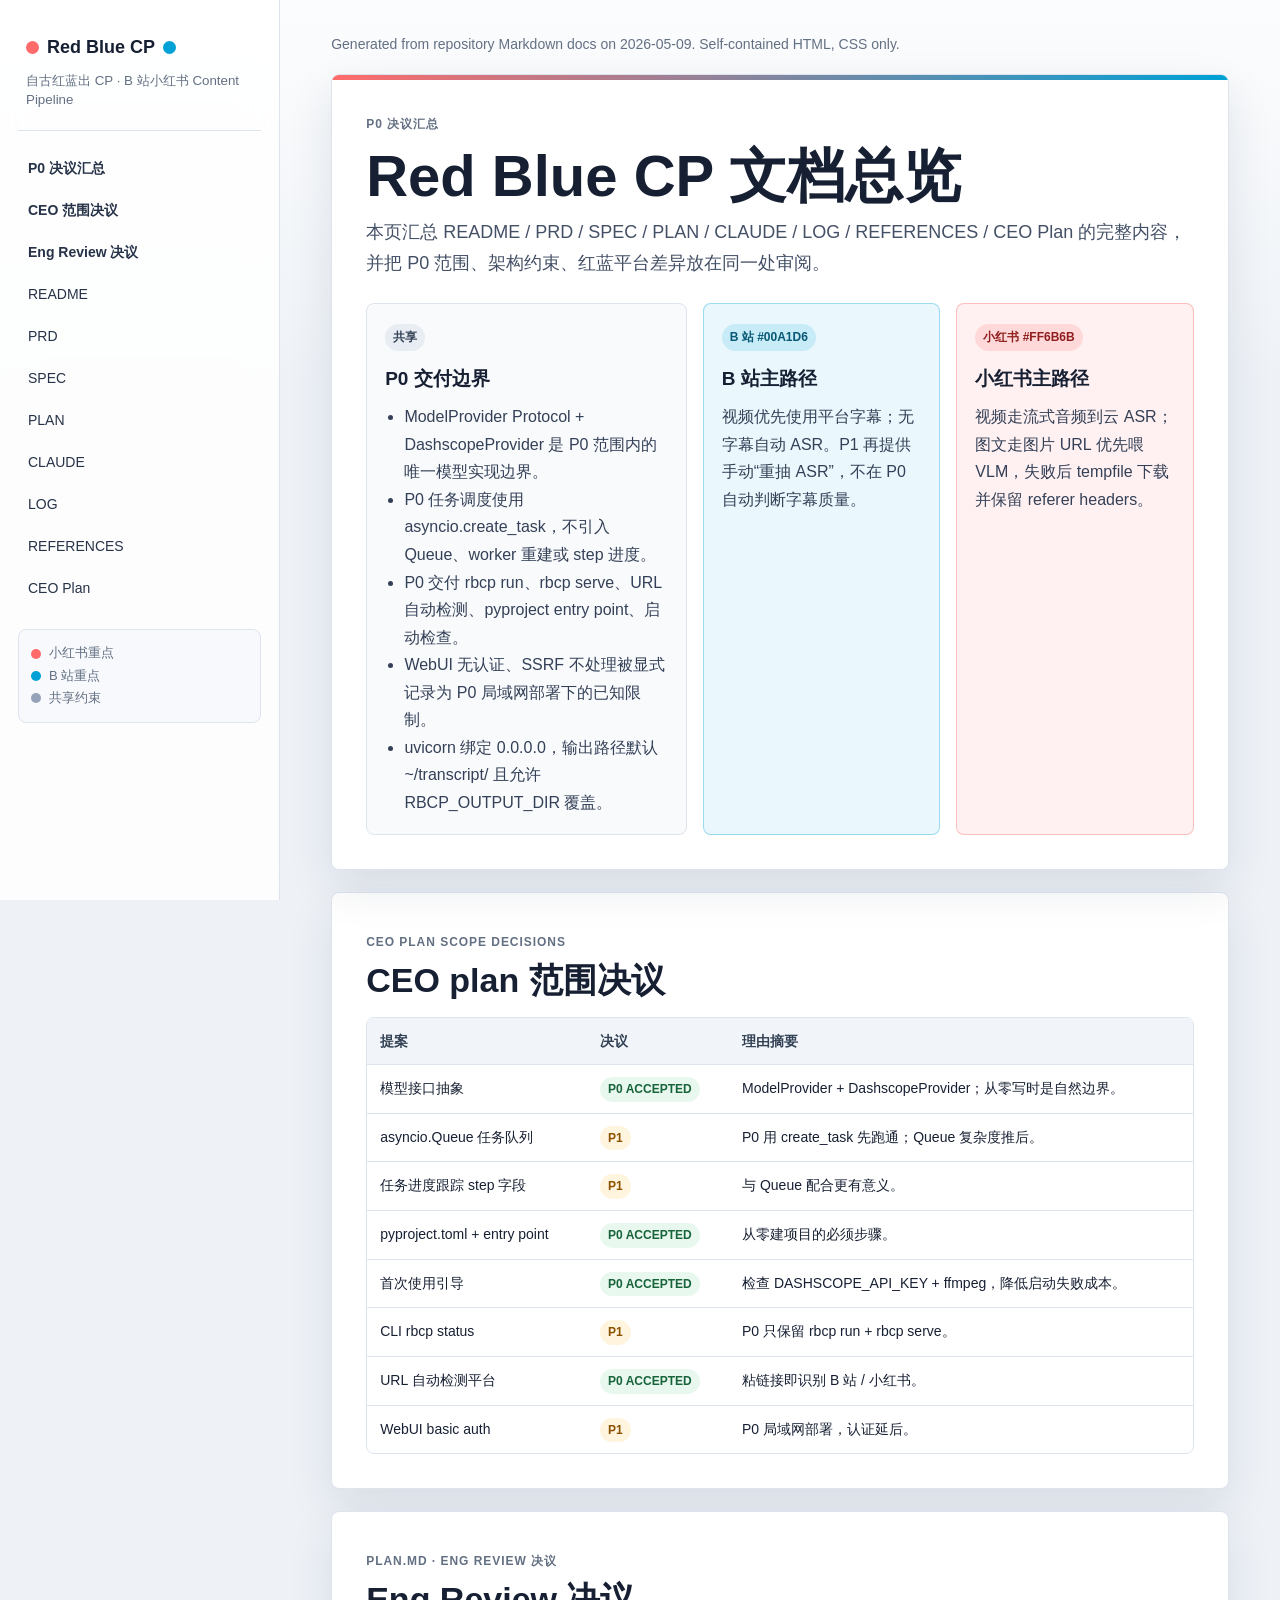
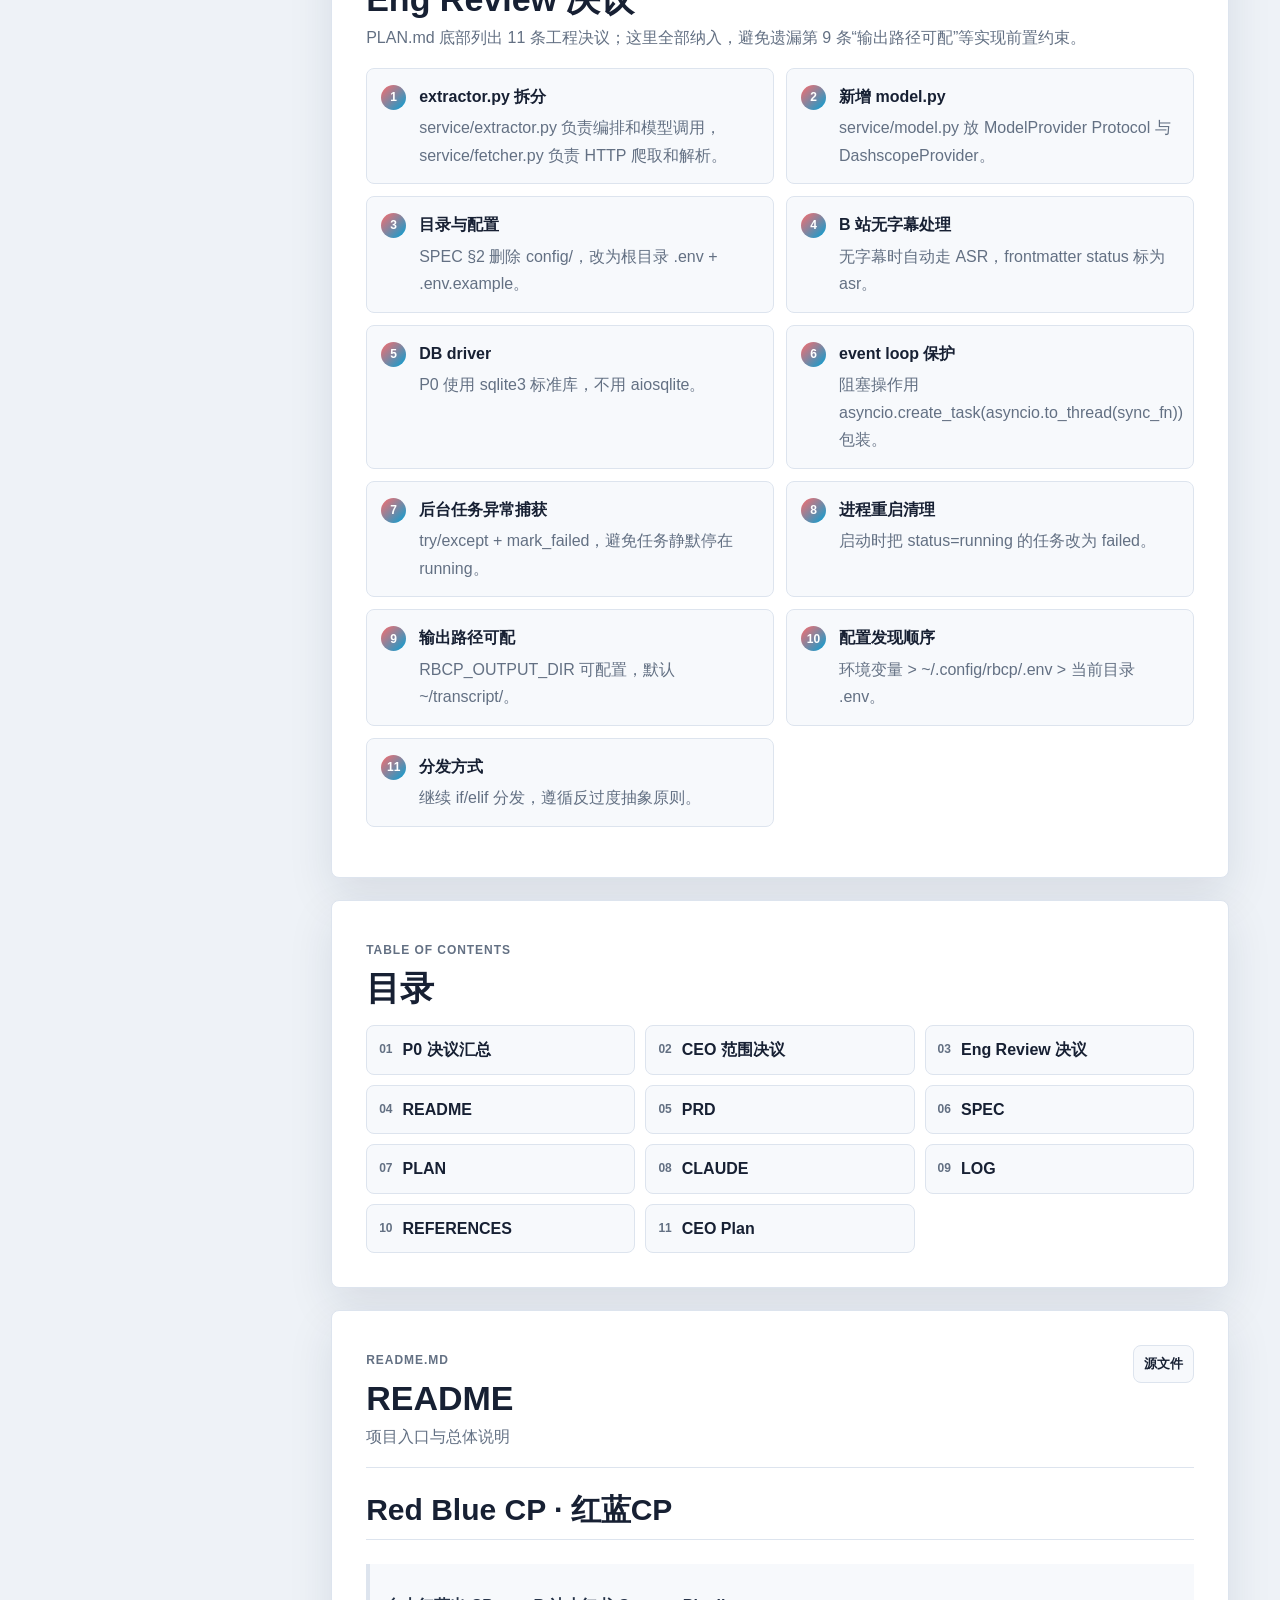
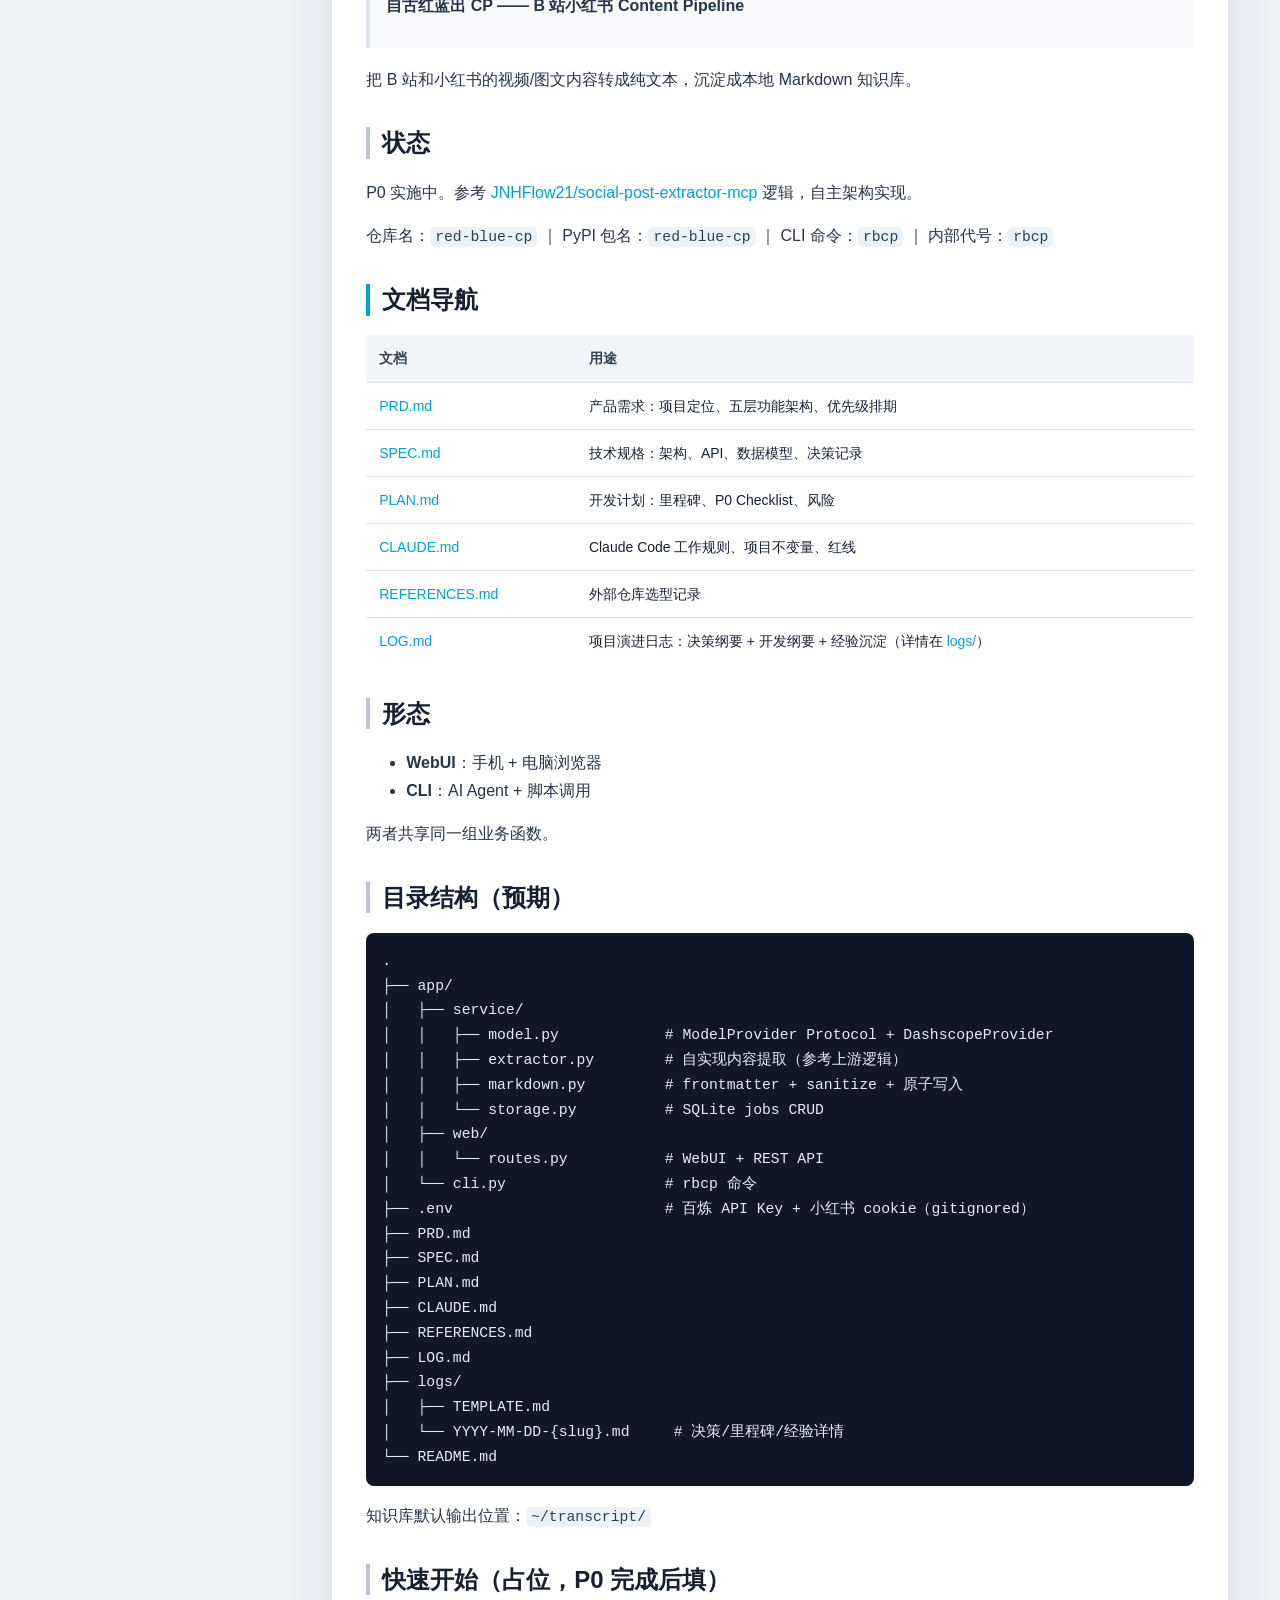
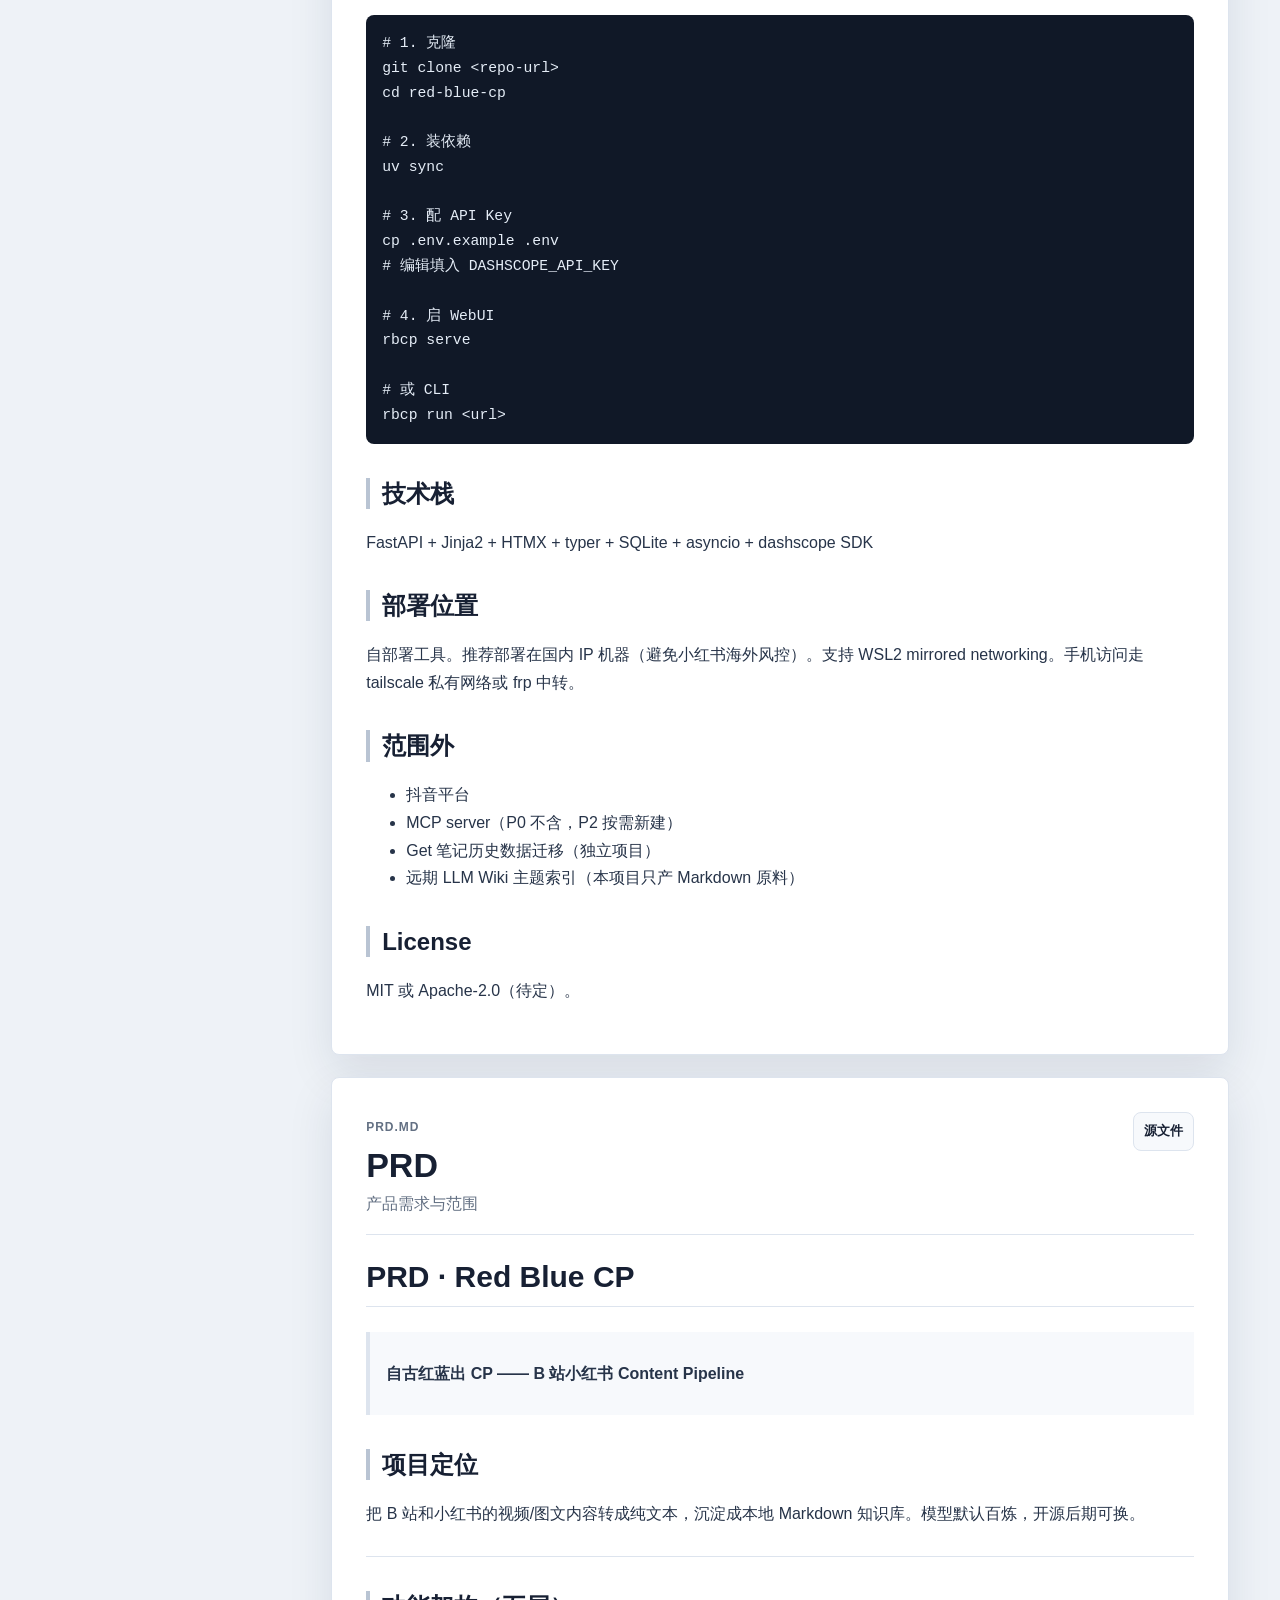
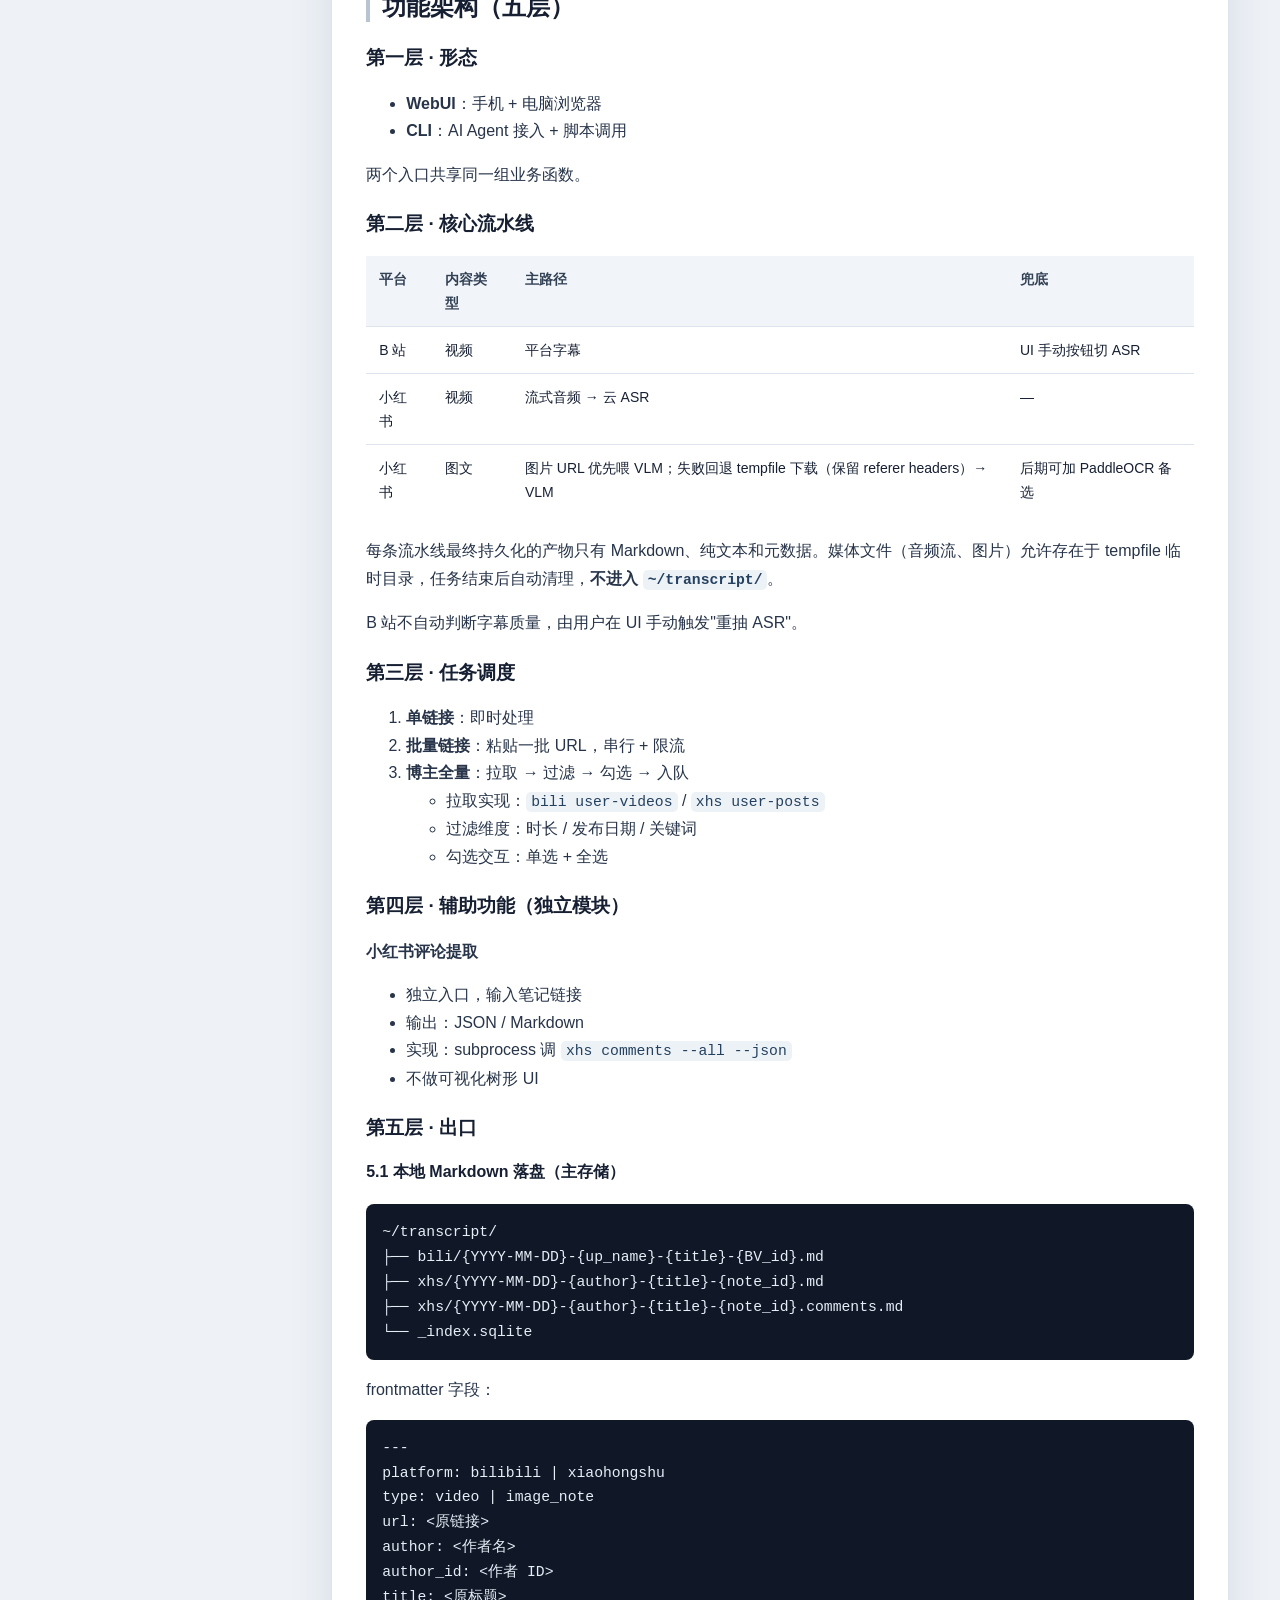
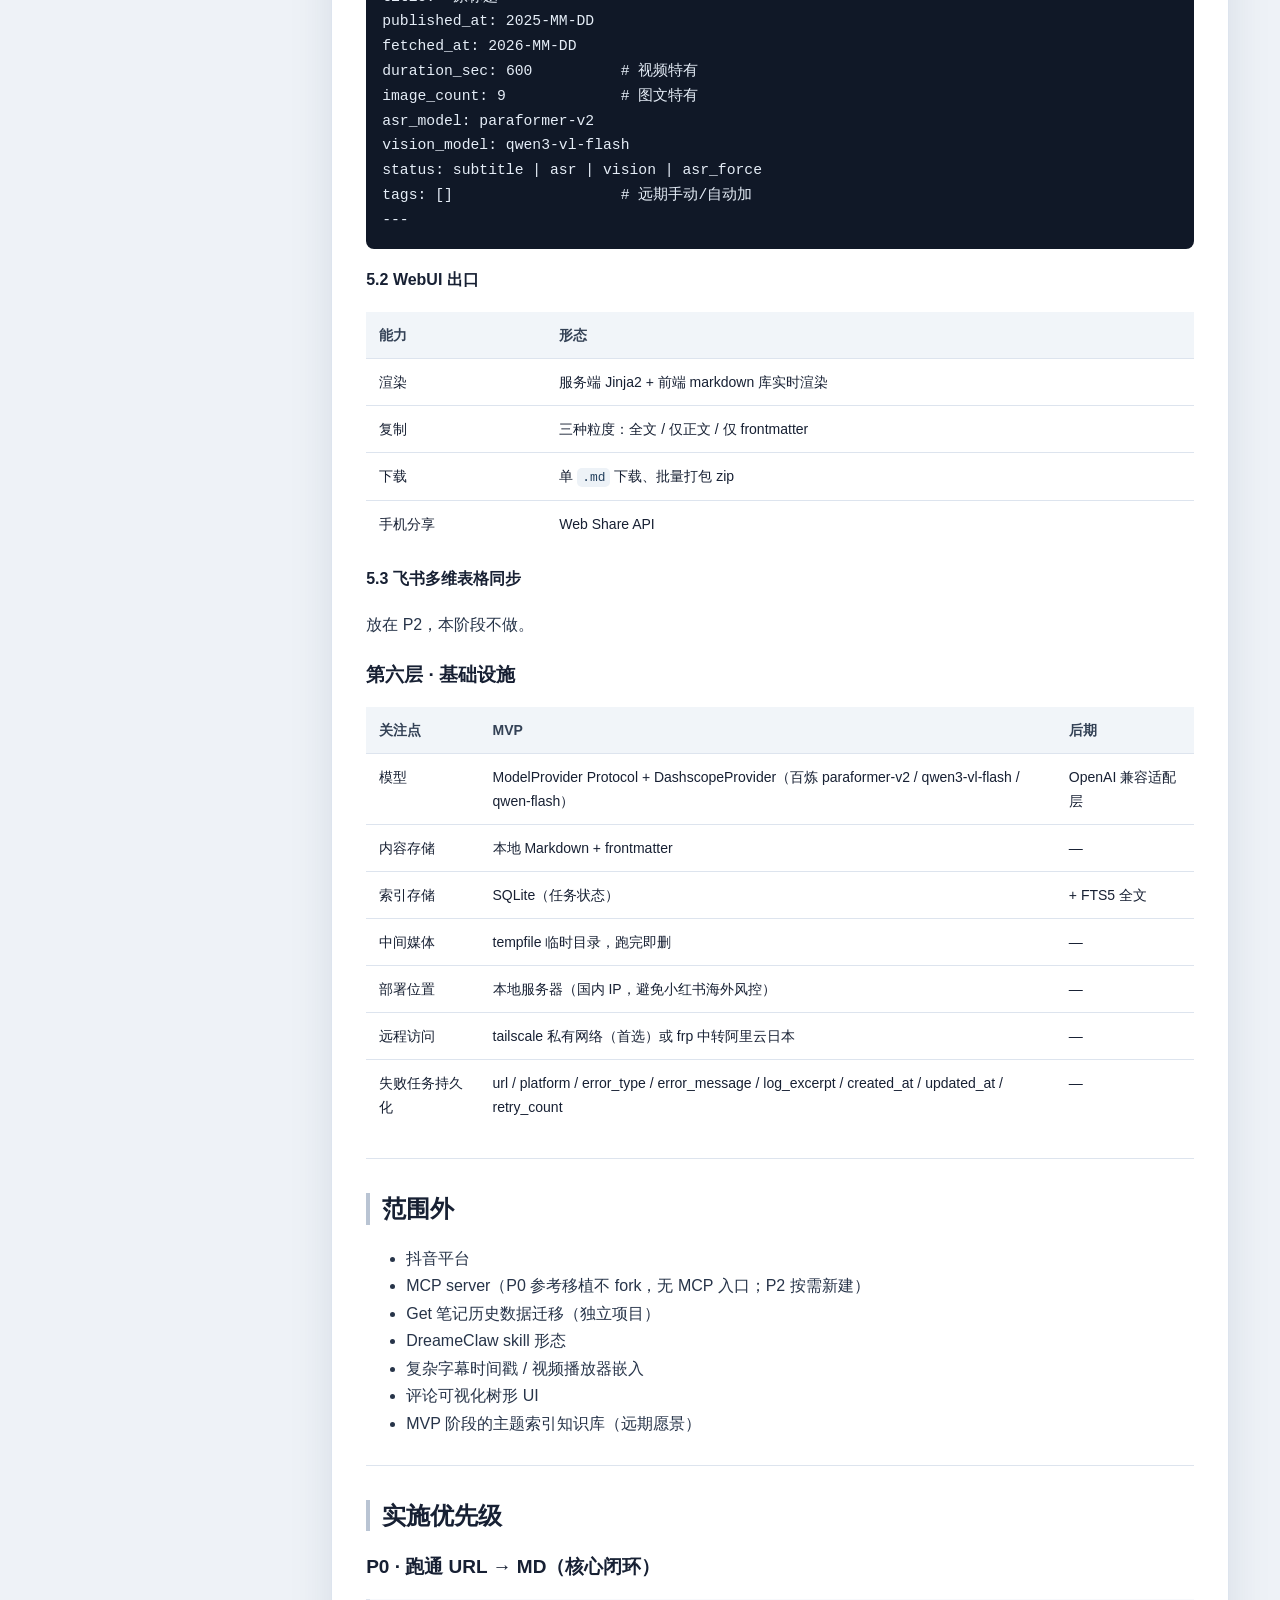
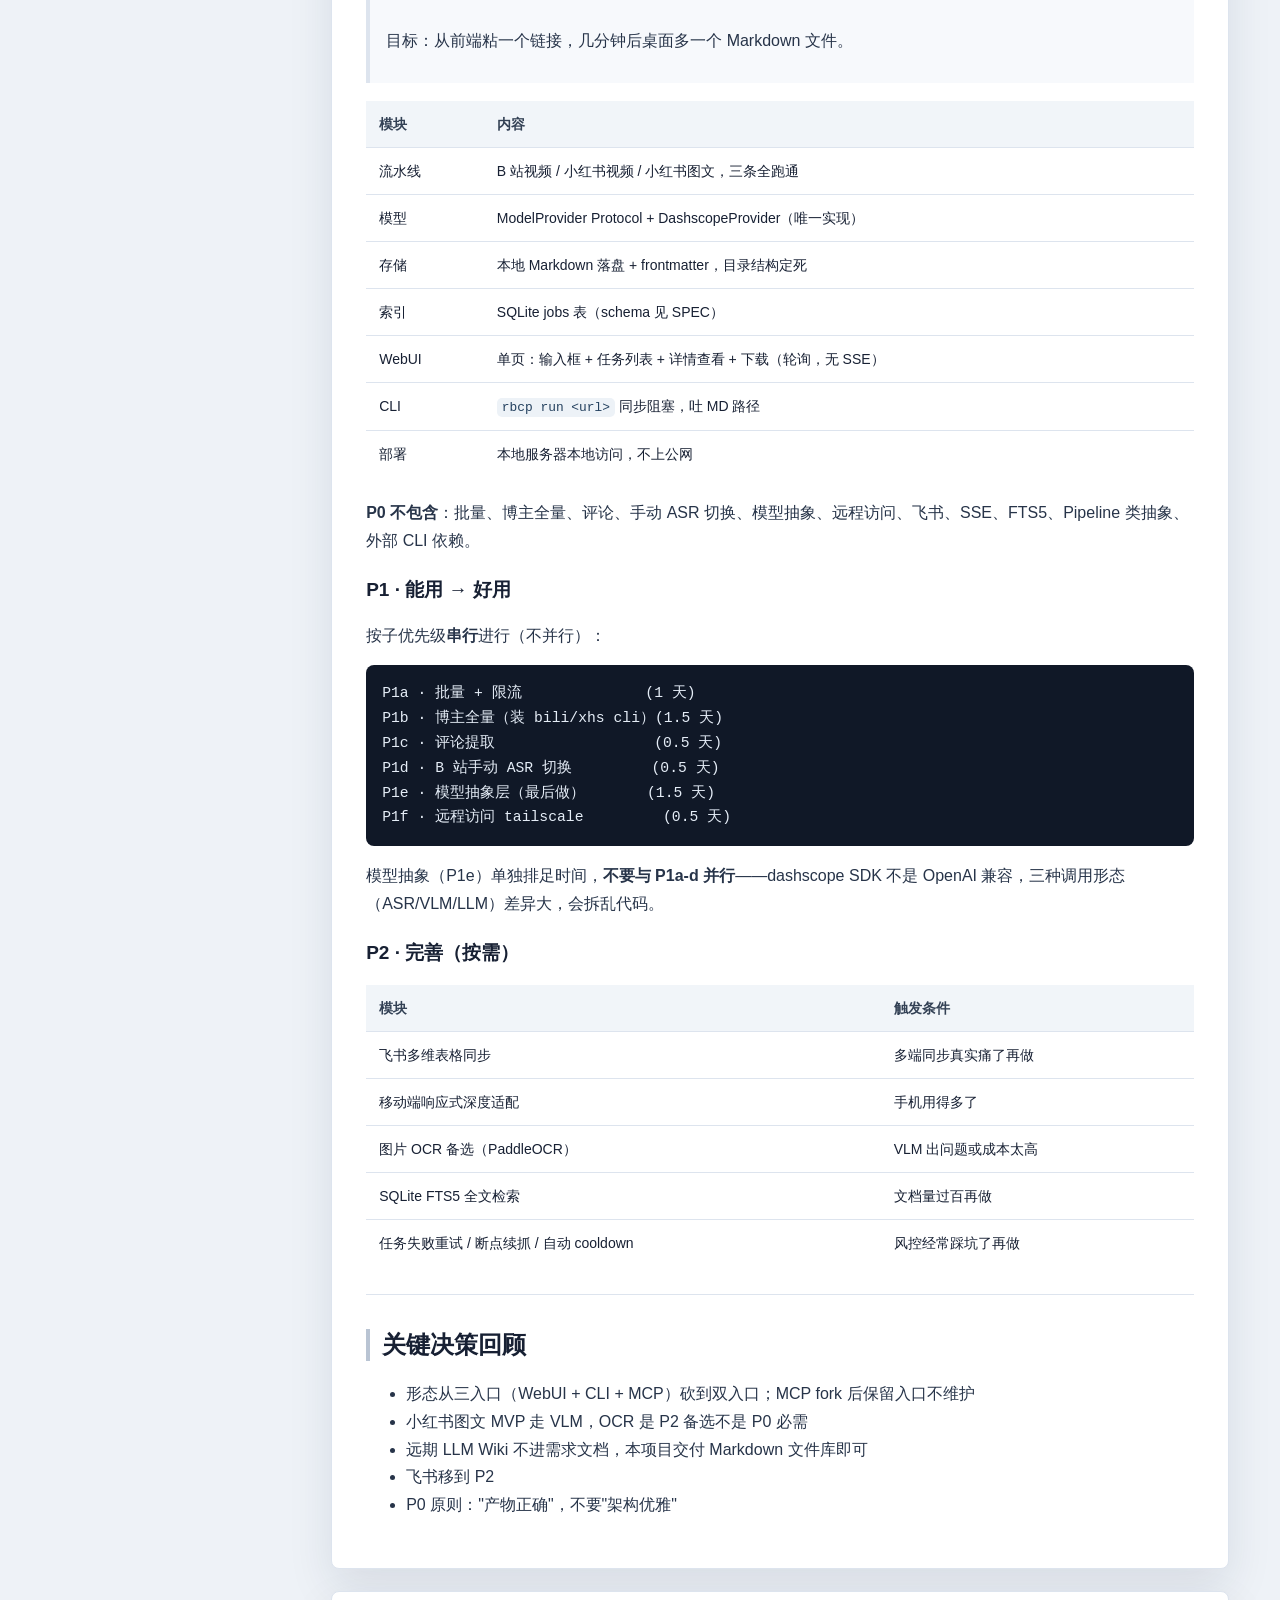
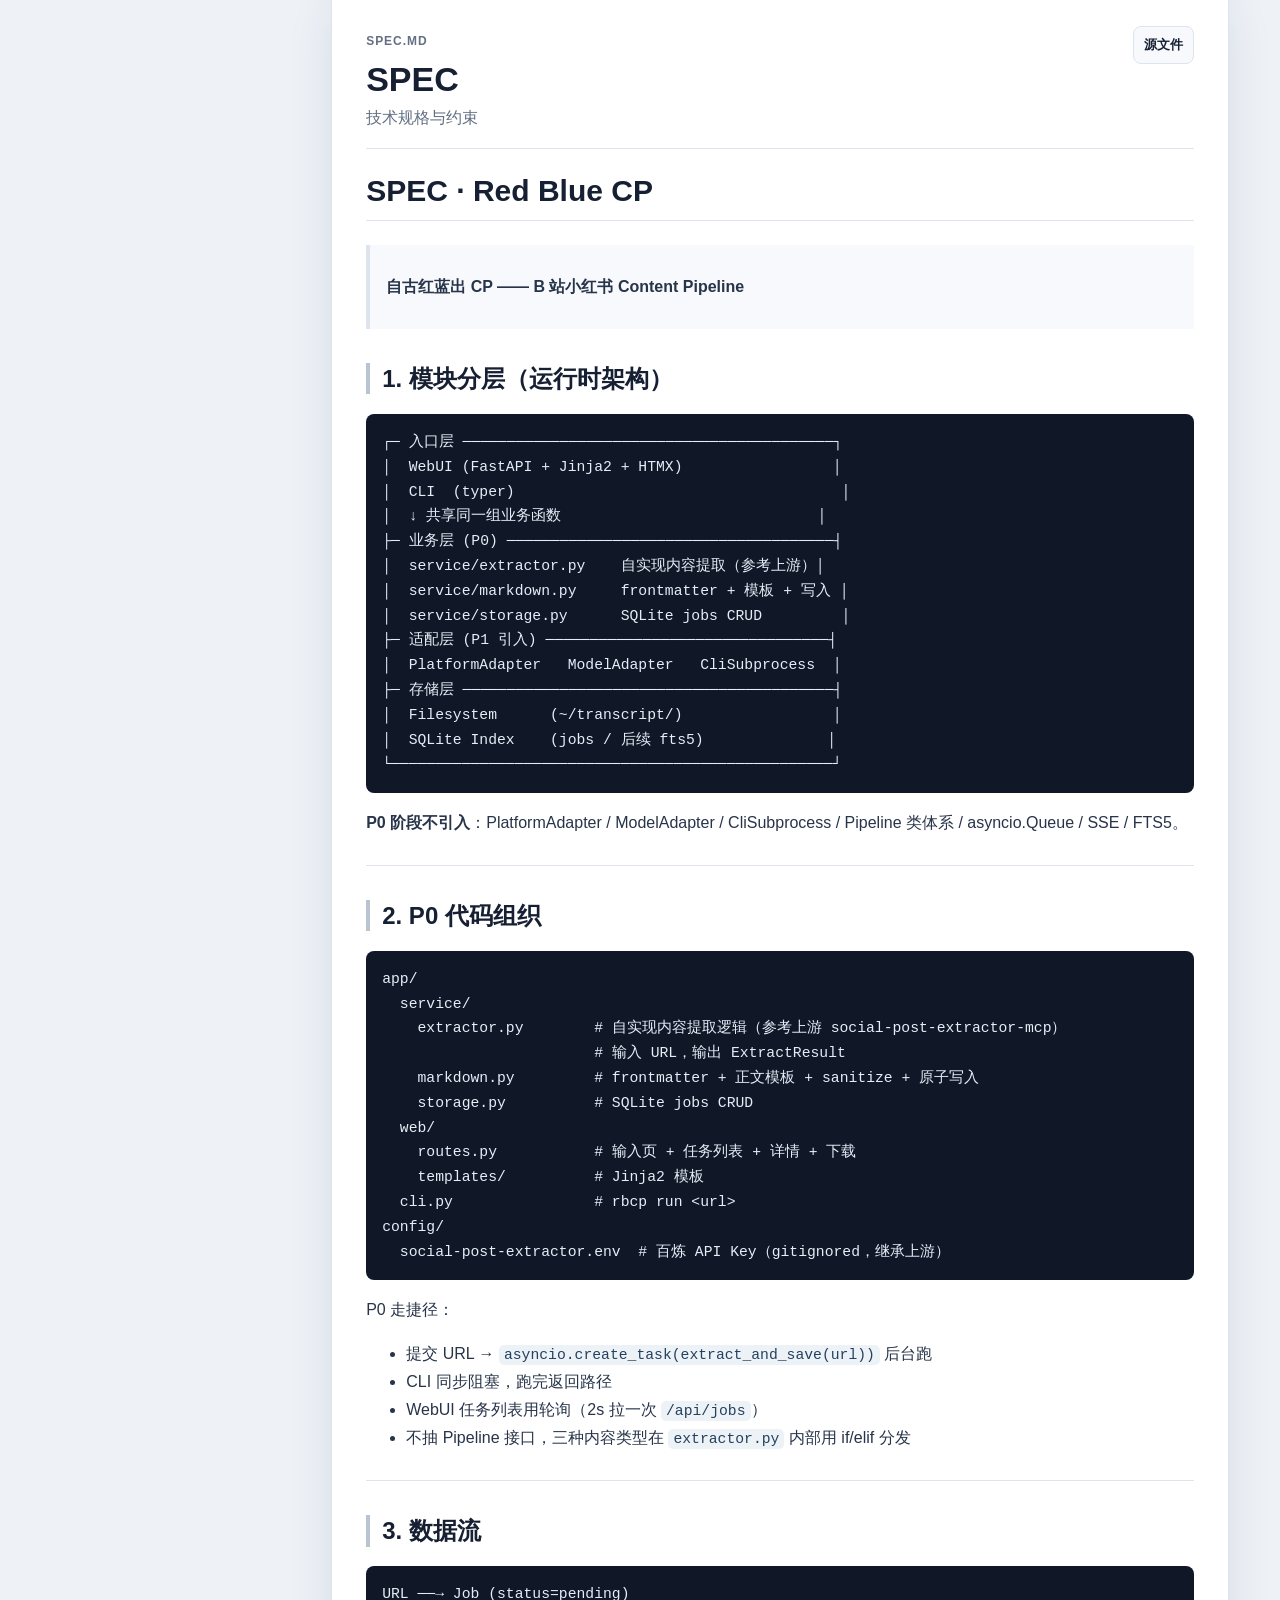
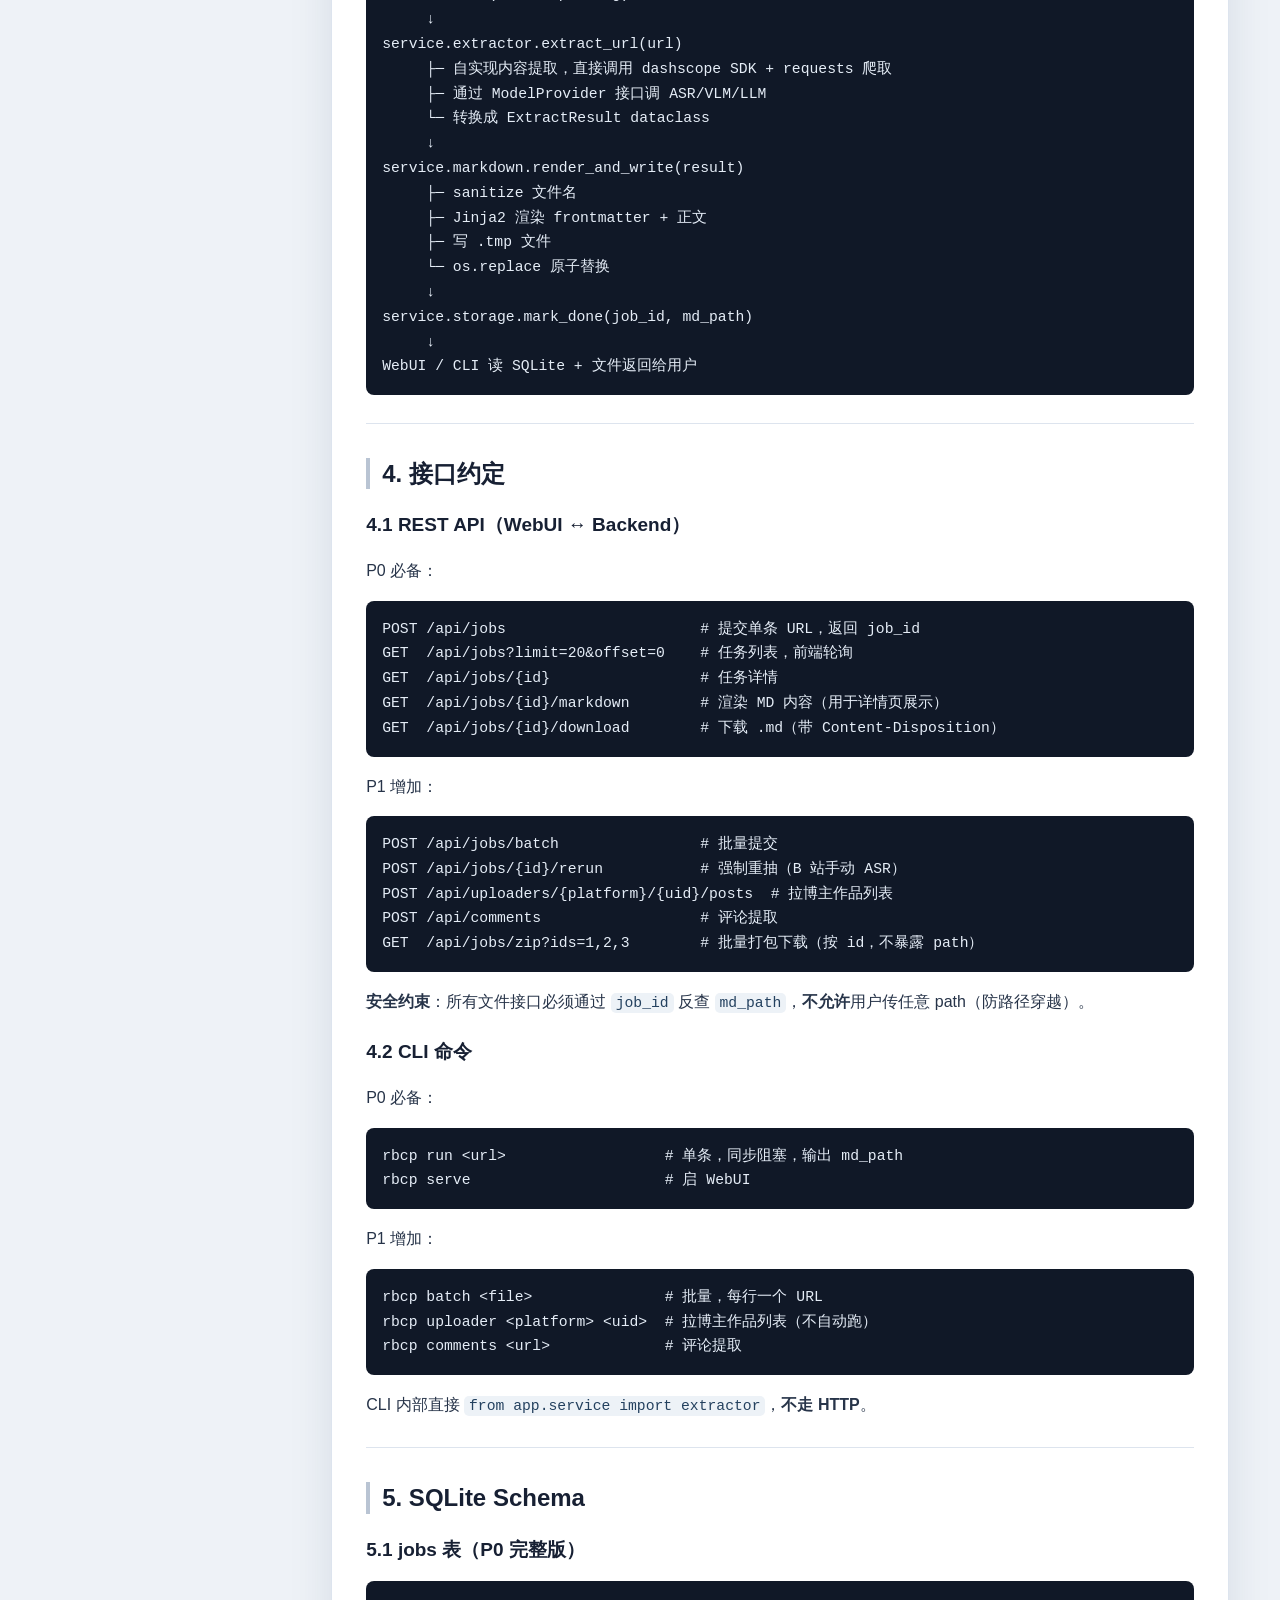
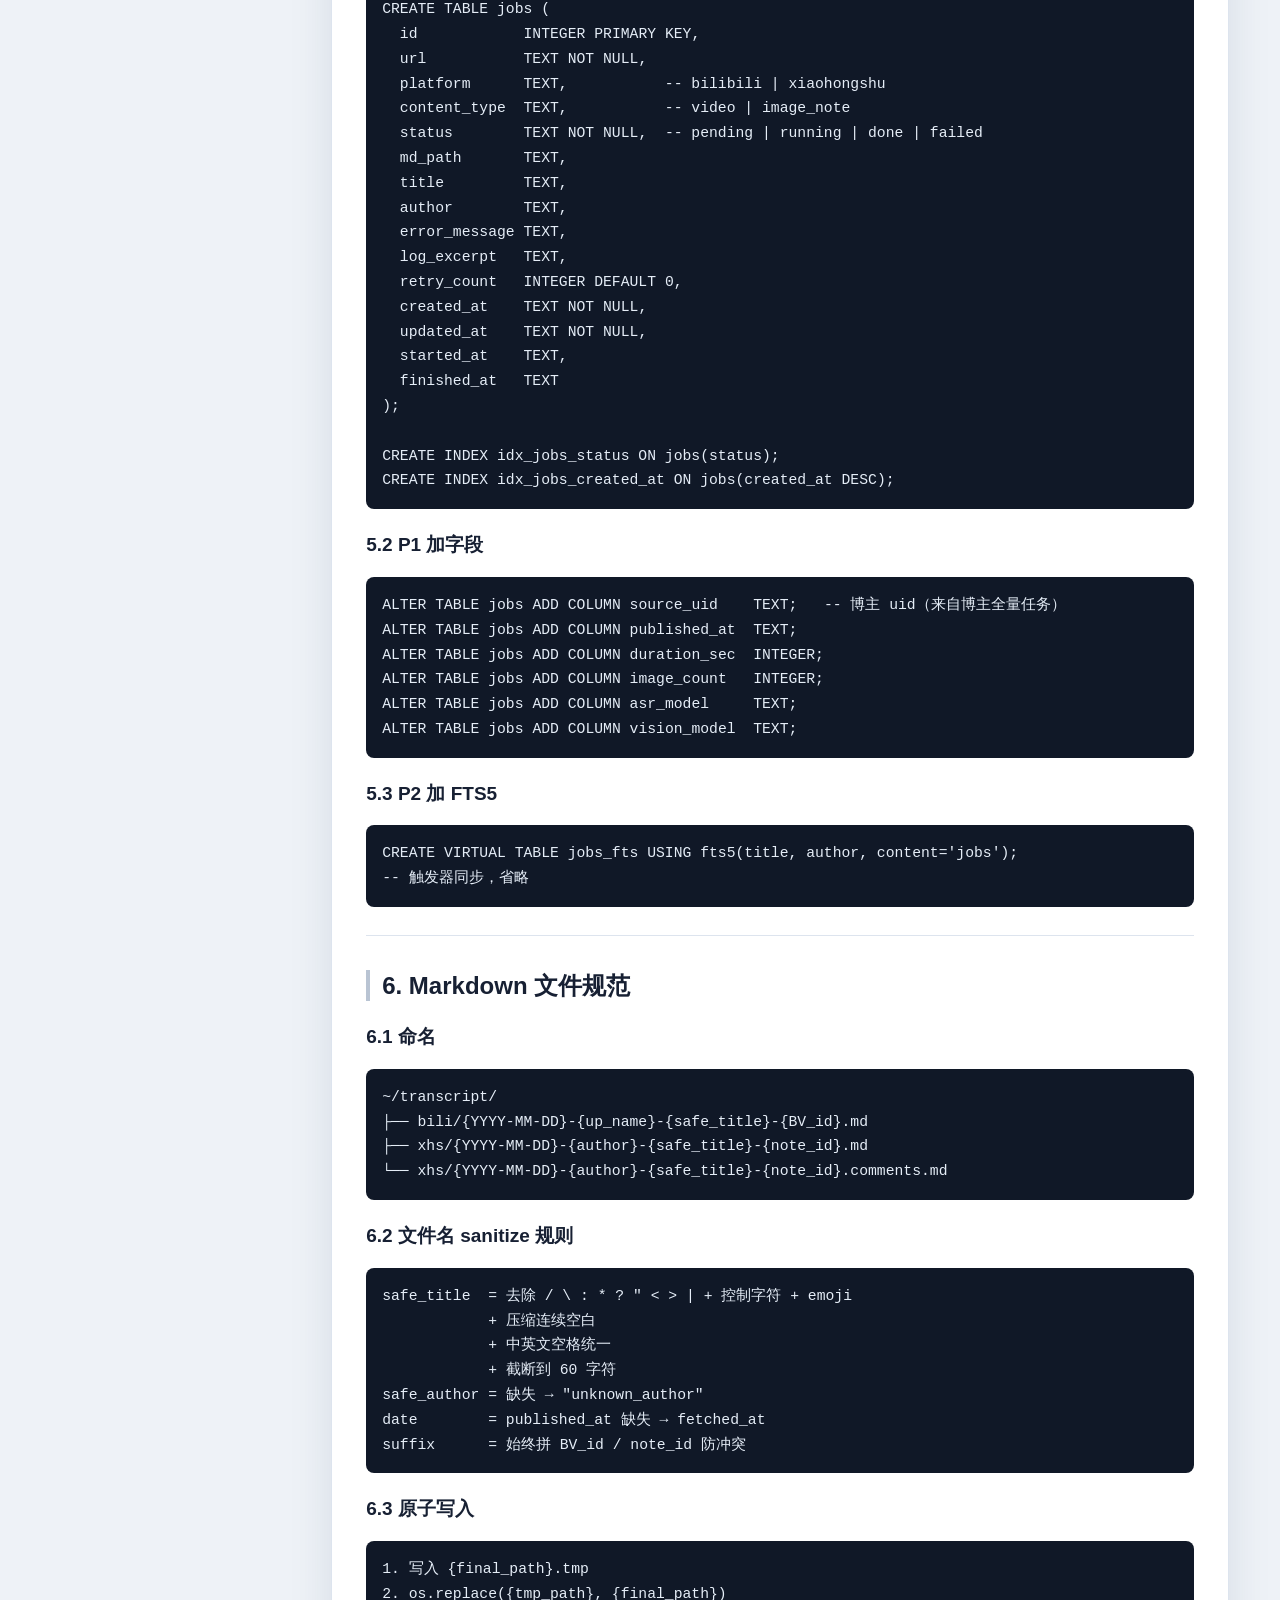
<file: docs/project-overview.html>
<!doctype html>
<html lang="zh-CN">
<head>
  <meta charset="utf-8">
  <meta name="viewport" content="width=device-width, initial-scale=1">
  <title>Red Blue CP · Project Overview</title>
  <style>
:root {
  --red: #FF6B6B;
  --red-soft: #fff1f1;
  --red-ink: #8f1f1f;
  --blue: #00A1D6;
  --blue-soft: #eaf8fd;
  --blue-ink: #075875;
  --ink: #172033;
  --muted: #637083;
  --line: #dde4ee;
  --panel: #ffffff;
  --panel-soft: #f7f9fc;
  --bg: #eef2f7;
  --code-bg: #101827;
  --shadow: 0 18px 45px rgba(24, 38, 66, 0.10);
  --radius: 8px;
}
* { box-sizing: border-box; }
html { scroll-behavior: smooth; }
body {
  margin: 0;
  color: var(--ink);
  background:
    linear-gradient(180deg, rgba(255,255,255,0.8), rgba(238,242,247,0.94) 380px),
    var(--bg);
  font-family: -apple-system, BlinkMacSystemFont, "PingFang SC", "Hiragino Sans GB", "Microsoft YaHei", "Noto Sans CJK SC", "Source Han Sans SC", "Segoe UI", sans-serif;
  line-height: 1.72;
  letter-spacing: 0;
}
a { color: var(--blue); text-decoration: none; }
a:hover { text-decoration: underline; }
.layout { display: grid; grid-template-columns: 280px minmax(0, 1fr); min-height: 100vh; }
.sidebar {
  position: sticky;
  top: 0;
  height: 100vh;
  padding: 28px 18px;
  background: rgba(255,255,255,0.86);
  border-right: 1px solid var(--line);
  backdrop-filter: blur(18px);
  overflow-y: auto;
}
.brand { padding: 4px 8px 20px; border-bottom: 1px solid var(--line); margin-bottom: 18px; }
.brand-mark { display: flex; align-items: center; gap: 8px; font-weight: 800; font-size: 18px; }
.brand-mark::before, .brand-mark::after { content: ""; display: block; width: 13px; height: 13px; border-radius: 50%; }
.brand-mark::before { background: var(--red); }
.brand-mark::after { background: var(--blue); }
.brand small { display: block; margin-top: 8px; color: var(--muted); line-height: 1.45; }
.nav { display: grid; gap: 4px; }
.nav a {
  display: flex;
  align-items: center;
  min-height: 36px;
  padding: 7px 10px;
  color: #263247;
  border-radius: 8px;
  font-size: 14px;
}
.nav a:hover { background: var(--panel-soft); text-decoration: none; }
.nav .nav-primary { font-weight: 700; }
.legend { margin-top: 22px; padding: 12px; background: var(--panel-soft); border: 1px solid var(--line); border-radius: var(--radius); }
.legend div { display: flex; align-items: center; gap: 8px; color: var(--muted); font-size: 13px; }
.swatch { width: 10px; height: 10px; border-radius: 50%; display: inline-block; }
.content { min-width: 0; padding: 32px clamp(20px, 4vw, 58px) 64px; }
.page-top { max-width: 1180px; margin: 0 auto 18px; color: var(--muted); font-size: 14px; }
.section-card {
  max-width: 1180px;
  margin: 0 auto 22px;
  padding: clamp(20px, 3vw, 34px);
  background: var(--panel);
  border: 1px solid var(--line);
  border-radius: var(--radius);
  box-shadow: var(--shadow);
}
.hero { position: relative; overflow: hidden; }
.hero::before { content: ""; position: absolute; inset: 0 0 auto 0; height: 5px; background: linear-gradient(90deg, var(--red), var(--blue)); }
.hero h1 { margin: 8px 0 10px; font-size: clamp(32px, 5vw, 58px); line-height: 1.08; letter-spacing: 0; }
.lead { max-width: 900px; font-size: 18px; color: #445066; margin: 0 0 24px; }
.kicker { display: inline-flex; align-items: center; gap: 8px; color: var(--muted); font-size: 12px; font-weight: 800; letter-spacing: .08em; text-transform: uppercase; }
.section-head { margin-bottom: 16px; }
.section-head h2, .source-bar h2 { margin: 5px 0 4px; line-height: 1.22; font-size: clamp(24px, 3vw, 34px); letter-spacing: 0; }
.section-head p, .source-bar p, .note { margin: 0; color: var(--muted); }
.decision-grid { display: grid; grid-template-columns: 1.35fr 1fr 1fr; gap: 16px; }
.decision-card { border: 1px solid var(--line); border-radius: var(--radius); padding: 18px; background: var(--panel-soft); }
.decision-card h3 { margin: 12px 0 8px; font-size: 19px; }
.decision-card p, .decision-card ul { margin: 0; color: #344057; }
.decision-card ul { padding-left: 1.2em; }
.red-card { background: var(--red-soft); border-color: rgba(255,107,107,.38); }
.blue-card { background: var(--blue-soft); border-color: rgba(0,161,214,.34); }
.neutral-card { background: #f8fafc; }
.pill { display: inline-flex; padding: 3px 8px; border-radius: 999px; font-size: 12px; font-weight: 800; }
.red-pill { color: var(--red-ink); background: rgba(255,107,107,.18); }
.blue-pill { color: var(--blue-ink); background: rgba(0,161,214,.15); }
.neutral-pill { color: #334155; background: #e8edf4; }
.toc-grid { display: grid; grid-template-columns: repeat(3, minmax(0, 1fr)); gap: 10px; }
.toc-grid a { display: flex; align-items: center; gap: 10px; min-height: 44px; padding: 10px 12px; border: 1px solid var(--line); border-radius: var(--radius); background: var(--panel-soft); color: var(--ink); font-weight: 700; }
.toc-grid a:hover { border-color: var(--blue); text-decoration: none; }
.toc-grid span { color: var(--muted); font-variant-numeric: tabular-nums; font-size: 12px; }
.source-bar { display: flex; justify-content: space-between; gap: 18px; align-items: flex-start; border-bottom: 1px solid var(--line); padding-bottom: 16px; margin-bottom: 22px; }
.source-link { white-space: nowrap; padding: 7px 10px; border: 1px solid var(--line); border-radius: var(--radius); color: var(--ink); background: var(--panel-soft); font-size: 13px; font-weight: 700; }
.source-link:hover { border-color: var(--blue); text-decoration: none; }
.table-wrap { width: 100%; overflow-x: auto; border: 1px solid var(--line); border-radius: var(--radius); }
table { border-collapse: collapse; width: 100%; min-width: 720px; font-size: 14px; }
th, td { padding: 11px 13px; border-bottom: 1px solid var(--line); vertical-align: top; text-align: left; }
th { background: #f1f5f9; color: #334155; font-weight: 800; }
tr:last-child td { border-bottom: 0; }
.status-token { display: inline-flex; white-space: nowrap; padding: 2px 8px; border-radius: 999px; font-weight: 800; font-size: 12px; }
.status-token.ok { background: #e9f8ef; color: #17633a; }
.status-token.later { background: #fff4dd; color: #8a5200; }
.decision-list { display: grid; grid-template-columns: repeat(2, minmax(0, 1fr)); gap: 12px; padding: 0; list-style: none; counter-reset: decision; }
.decision-list li { counter-increment: decision; position: relative; padding: 14px 14px 14px 52px; border: 1px solid var(--line); border-radius: var(--radius); background: var(--panel-soft); min-height: 86px; }
.decision-list li::before { content: counter(decision); position: absolute; left: 14px; top: 16px; width: 25px; height: 25px; border-radius: 50%; background: linear-gradient(135deg, var(--red), var(--blue)); color: white; display: grid; place-items: center; font-size: 12px; font-weight: 900; }
.decision-list strong { display: block; margin-bottom: 4px; }
.decision-list span { color: var(--muted); }
.markdown-body { font-size: 16px; }
.markdown-body > *:first-child { margin-top: 0; }
.markdown-body h1, .markdown-body h2, .markdown-body h3, .markdown-body h4 { line-height: 1.3; letter-spacing: 0; scroll-margin-top: 20px; }
.markdown-body h1 { font-size: 30px; padding-bottom: 10px; border-bottom: 1px solid var(--line); }
.markdown-body h2 { font-size: 24px; margin-top: 34px; padding-left: 12px; border-left: 4px solid #b9c4d3; }
.markdown-body h3 { font-size: 19px; margin-top: 24px; }
.markdown-body p, .markdown-body li { color: #273449; }
.markdown-body blockquote { margin: 18px 0; padding: 12px 16px; border-left: 4px solid var(--line); background: var(--panel-soft); color: #4a5568; }
.markdown-body pre { overflow-x: auto; padding: 16px; background: var(--code-bg); color: #e5edf7; border-radius: var(--radius); line-height: 1.55; }
.markdown-body code { font-family: ui-monospace, SFMono-Regular, Menlo, Monaco, Consolas, "Liberation Mono", monospace; font-size: .92em; }
.markdown-body :not(pre) > code { padding: 2px 5px; background: #edf2f7; color: #24415f; border-radius: 5px; }
.markdown-body table { margin: 14px 0 22px; }
.markdown-body .task-list-item { list-style: none; }
.markdown-body input[type="checkbox"] { margin-right: 8px; }
.markdown-body hr { border: 0; border-top: 1px solid var(--line); margin: 28px 0; }
.markdown-body img { max-width: 100%; height: auto; border-radius: var(--radius); }
.markdown-body a[href*="bilibili"], .markdown-body a[href*="b23.tv"] { color: var(--blue); }
.markdown-body a[href*="xiaohongshu"], .markdown-body a[href*="xhslink"] { color: var(--red); }
.markdown-body h2:has(+ table), .markdown-body h3:has(+ table) { border-left-color: var(--blue); }
.doc-section:has(.markdown-body :is(p, li, td):where(:not(:empty))) { overflow: hidden; }
@supports selector(:has(*)) {
  .doc-section:has(.markdown-body :is(p, li, td):not(:empty)) .markdown-body :is(p, li, td) { }
  .doc-section:has(.markdown-body :is(p, li, td):not(:empty)) .markdown-body :is(h2, h3):has(+ p) { }
}
@media (max-width: 980px) {
  .layout { display: block; }
  .sidebar { position: sticky; top: 0; z-index: 5; height: auto; max-height: 46vh; padding: 14px; border-right: 0; border-bottom: 1px solid var(--line); }
  .brand { padding-bottom: 12px; margin-bottom: 10px; }
  .nav { display: flex; overflow-x: auto; gap: 6px; padding-bottom: 4px; }
  .nav a { flex: 0 0 auto; border: 1px solid var(--line); background: rgba(255,255,255,.72); }
  .legend { display: none; }
  .content { padding: 20px 14px 42px; }
  .decision-grid, .decision-list, .toc-grid { grid-template-columns: 1fr; }
  .source-bar { display: block; }
  .source-link { display: inline-flex; margin-top: 12px; }
}
@media (max-width: 560px) {
  .section-card { padding: 18px 14px; }
  .hero h1 { font-size: 32px; }
  .lead { font-size: 16px; }
  table { min-width: 620px; }
  .markdown-body { font-size: 15px; }
  .markdown-body h1 { font-size: 25px; }
  .markdown-body h2 { font-size: 21px; }
}
@media print {
  body { background: white; }
  .layout { display: block; }
  .sidebar { display: none; }
  .section-card { box-shadow: none; break-inside: avoid; }
  a { color: inherit; }
}
</style>
</head>
<body>
  <div class="layout">
    <aside class="sidebar" aria-label="文档导航">
      <div class="brand">
        <div class="brand-mark">Red Blue CP</div>
        <small>自古红蓝出 CP · B 站小红书 Content Pipeline</small>
      </div>
      <nav class="nav">
        <a class="nav-primary" href="#p0-summary">P0 决议汇总</a><a class="nav-primary" href="#ceo-scope-decisions">CEO 范围决议</a><a class="nav-primary" href="#eng-review-decisions">Eng Review 决议</a><a class="" href="#readme">README</a><a class="" href="#prd">PRD</a><a class="" href="#spec">SPEC</a><a class="" href="#plan">PLAN</a><a class="" href="#claude">CLAUDE</a><a class="" href="#log">LOG</a><a class="" href="#references">REFERENCES</a><a class="" href="#ceo-plan">CEO Plan</a>
      </nav>
      <div class="legend">
        <div><span class="swatch" style="background: var(--red)"></span> 小红书重点</div>
        <div><span class="swatch" style="background: var(--blue)"></span> B 站重点</div>
        <div><span class="swatch" style="background: #94a3b8"></span> 共享约束</div>
      </div>
    </aside>
    <main class="content">
      <div class="page-top">Generated from repository Markdown docs on 2026-05-09. Self-contained HTML, CSS only.</div>
      
<section id="p0-summary" class="hero section-card neutral-section">
  <div class="kicker">P0 决议汇总</div>
  <h1>Red Blue CP 文档总览</h1>
  <p class="lead">本页汇总 README / PRD / SPEC / PLAN / CLAUDE / LOG / REFERENCES / CEO Plan 的完整内容，并把 P0 范围、架构约束、红蓝平台差异放在同一处审阅。</p>
  <div class="decision-grid">
    <article class="decision-card neutral-card">
      <span class="pill neutral-pill">共享</span>
      <h3>P0 交付边界</h3>
      <ul><li>ModelProvider Protocol + DashscopeProvider 是 P0 范围内的唯一模型实现边界。</li><li>P0 任务调度使用 asyncio.create_task，不引入 Queue、worker 重建或 step 进度。</li><li>P0 交付 rbcp run、rbcp serve、URL 自动检测、pyproject entry point、启动检查。</li><li>WebUI 无认证、SSRF 不处理被显式记录为 P0 局域网部署下的已知限制。</li><li>uvicorn 绑定 0.0.0.0，输出路径默认 ~/transcript/ 且允许 RBCP_OUTPUT_DIR 覆盖。</li></ul>
    </article>
    <article class="decision-card blue-card">
      <span class="pill blue-pill">B 站 #00A1D6</span>
      <h3>B 站主路径</h3>
      <p>视频优先使用平台字幕；无字幕自动 ASR。P1 再提供手动“重抽 ASR”，不在 P0 自动判断字幕质量。</p>
    </article>
    <article class="decision-card red-card">
      <span class="pill red-pill">小红书 #FF6B6B</span>
      <h3>小红书主路径</h3>
      <p>视频走流式音频到云 ASR；图文走图片 URL 优先喂 VLM，失败后 tempfile 下载并保留 referer headers。</p>
    </article>
  </div>
</section>
<section id="ceo-scope-decisions" class="section-card neutral-section">
  <div class="section-head">
    <span class="kicker">CEO Plan Scope Decisions</span>
    <h2>CEO plan 范围决议</h2>
  </div>
  <div class="table-wrap">
    <table>
      <thead><tr><th>提案</th><th>决议</th><th>理由摘要</th></tr></thead>
      <tbody>
        <tr><td>模型接口抽象</td><td><span class="status-token ok">P0 ACCEPTED</span></td><td>ModelProvider + DashscopeProvider；从零写时是自然边界。</td></tr><tr><td>asyncio.Queue 任务队列</td><td><span class="status-token later">P1</span></td><td>P0 用 create_task 先跑通；Queue 复杂度推后。</td></tr><tr><td>任务进度跟踪 step 字段</td><td><span class="status-token later">P1</span></td><td>与 Queue 配合更有意义。</td></tr><tr><td>pyproject.toml + entry point</td><td><span class="status-token ok">P0 ACCEPTED</span></td><td>从零建项目的必须步骤。</td></tr><tr><td>首次使用引导</td><td><span class="status-token ok">P0 ACCEPTED</span></td><td>检查 DASHSCOPE_API_KEY + ffmpeg，降低启动失败成本。</td></tr><tr><td>CLI rbcp status</td><td><span class="status-token later">P1</span></td><td>P0 只保留 rbcp run + rbcp serve。</td></tr><tr><td>URL 自动检测平台</td><td><span class="status-token ok">P0 ACCEPTED</span></td><td>粘链接即识别 B 站 / 小红书。</td></tr><tr><td>WebUI basic auth</td><td><span class="status-token later">P1</span></td><td>P0 局域网部署，认证延后。</td></tr>
      </tbody>
    </table>
  </div>
</section>
<section id="eng-review-decisions" class="section-card neutral-section">
  <div class="section-head">
    <span class="kicker">PLAN.md · Eng Review 决议</span>
    <h2>Eng Review 决议</h2>
    <p class="note">PLAN.md 底部列出 11 条工程决议；这里全部纳入，避免遗漏第 9 条“输出路径可配”等实现前置约束。</p>
  </div>
  <ol class="decision-list">
    <li><strong>extractor.py 拆分</strong><span>service/extractor.py 负责编排和模型调用，service/fetcher.py 负责 HTTP 爬取和解析。</span></li><li><strong>新增 model.py</strong><span>service/model.py 放 ModelProvider Protocol 与 DashscopeProvider。</span></li><li><strong>目录与配置</strong><span>SPEC §2 删除 config/，改为根目录 .env + .env.example。</span></li><li><strong>B 站无字幕处理</strong><span>无字幕时自动走 ASR，frontmatter status 标为 asr。</span></li><li><strong>DB driver</strong><span>P0 使用 sqlite3 标准库，不用 aiosqlite。</span></li><li><strong>event loop 保护</strong><span>阻塞操作用 asyncio.create_task(asyncio.to_thread(sync_fn)) 包装。</span></li><li><strong>后台任务异常捕获</strong><span>try/except + mark_failed，避免任务静默停在 running。</span></li><li><strong>进程重启清理</strong><span>启动时把 status=running 的任务改为 failed。</span></li><li><strong>输出路径可配</strong><span>RBCP_OUTPUT_DIR 可配置，默认 ~/transcript/。</span></li><li><strong>配置发现顺序</strong><span>环境变量 &gt; ~/.config/rbcp/.env &gt; 当前目录 .env。</span></li><li><strong>分发方式</strong><span>继续 if/elif 分发，遵循反过度抽象原则。</span></li>
  </ol>
</section>

      
<section id="toc" class="section-card toc-card">
  <div class="section-head">
    <span class="kicker">Table of Contents</span>
    <h2>目录</h2>
  </div>
  <div class="toc-grid">
    <a href="#p0-summary"><span>01</span>P0 决议汇总</a><a href="#ceo-scope-decisions"><span>02</span>CEO 范围决议</a><a href="#eng-review-decisions"><span>03</span>Eng Review 决议</a><a href="#readme"><span>04</span>README</a><a href="#prd"><span>05</span>PRD</a><a href="#spec"><span>06</span>SPEC</a><a href="#plan"><span>07</span>PLAN</a><a href="#claude"><span>08</span>CLAUDE</a><a href="#log"><span>09</span>LOG</a><a href="#references"><span>10</span>REFERENCES</a><a href="#ceo-plan"><span>11</span>CEO Plan</a>
  </div>
</section>

      
<section id="readme" class="doc-section section-card neutral-section">
  <div class="source-bar">
    <div>
      <span class="kicker">README.md</span>
      <h2>README</h2>
      <p>项目入口与总体说明</p>
    </div>
    <a class="source-link" href="../README.md">源文件</a>
  </div>
  <div class="markdown-body">
    <h1 id="red-blue-cp--红蓝cp">Red Blue CP · 红蓝CP</h1>
<blockquote>
<p><strong>自古红蓝出 CP —— B 站小红书 Content Pipeline</strong></p>
</blockquote>
<p>把 B 站和小红书的视频/图文内容转成纯文本，沉淀成本地 Markdown
知识库。</p>
<h2 id="状态">状态</h2>
<p>P0 实施中。参考 <a
href="https://github.com/JNHFlow21/social-post-extractor-mcp">JNHFlow21/social-post-extractor-mcp</a>
逻辑，自主架构实现。</p>
<p>仓库名：<code>red-blue-cp</code> ｜ PyPI
包名：<code>red-blue-cp</code> ｜ CLI 命令：<code>rbcp</code> ｜
内部代号：<code>rbcp</code></p>
<h2 id="文档导航">文档导航</h2>
<table>
<thead>
<tr>
<th>文档</th>
<th>用途</th>
</tr>
</thead>
<tbody>
<tr>
<td><a href="../PRD.md">PRD.md</a></td>
<td>产品需求：项目定位、五层功能架构、优先级排期</td>
</tr>
<tr>
<td><a href="../SPEC.md">SPEC.md</a></td>
<td>技术规格：架构、API、数据模型、决策记录</td>
</tr>
<tr>
<td><a href="../PLAN.md">PLAN.md</a></td>
<td>开发计划：里程碑、P0 Checklist、风险</td>
</tr>
<tr>
<td><a href="../CLAUDE.md">CLAUDE.md</a></td>
<td>Claude Code 工作规则、项目不变量、红线</td>
</tr>
<tr>
<td><a href="../REFERENCES.md">REFERENCES.md</a></td>
<td>外部仓库选型记录</td>
</tr>
<tr>
<td><a href="../LOG.md">LOG.md</a></td>
<td>项目演进日志：决策纲要 + 开发纲要 + 经验沉淀（详情在 <a
href="../logs/">logs/</a>）</td>
</tr>
</tbody>
</table>
<h2 id="形态">形态</h2>
<ul>
<li><strong>WebUI</strong>：手机 + 电脑浏览器</li>
<li><strong>CLI</strong>：AI Agent + 脚本调用</li>
</ul>
<p>两者共享同一组业务函数。</p>
<h2 id="目录结构预期">目录结构（预期）</h2>
<pre><code>.
├── app/
│   ├── service/
│   │   ├── model.py            # ModelProvider Protocol + DashscopeProvider
│   │   ├── extractor.py        # 自实现内容提取（参考上游逻辑）
│   │   ├── markdown.py         # frontmatter + sanitize + 原子写入
│   │   └── storage.py          # SQLite jobs CRUD
│   ├── web/
│   │   └── routes.py           # WebUI + REST API
│   └── cli.py                  # rbcp 命令
├── .env                        # 百炼 API Key + 小红书 cookie（gitignored）
├── PRD.md
├── SPEC.md
├── PLAN.md
├── CLAUDE.md
├── REFERENCES.md
├── LOG.md
├── logs/
│   ├── TEMPLATE.md
│   └── YYYY-MM-DD-{slug}.md     # 决策/里程碑/经验详情
└── README.md</code></pre>
<p>知识库默认输出位置：<code>~/transcript/</code></p>
<h2 id="快速开始占位p0-完成后填">快速开始（占位，P0 完成后填）</h2>
<div class="sourceCode" id="cb2"><pre
class="sourceCode bash"><code class="sourceCode bash"><span id="cb2-1"><a href="#cb2-1" aria-hidden="true" tabindex="-1"></a><span class="co"># 1. 克隆</span></span>
<span id="cb2-2"><a href="#cb2-2" aria-hidden="true" tabindex="-1"></a><span class="fu">git</span> clone <span class="op">&lt;</span>repo-url<span class="op">&gt;</span></span>
<span id="cb2-3"><a href="#cb2-3" aria-hidden="true" tabindex="-1"></a><span class="bu">cd</span> red-blue-cp</span>
<span id="cb2-4"><a href="#cb2-4" aria-hidden="true" tabindex="-1"></a></span>
<span id="cb2-5"><a href="#cb2-5" aria-hidden="true" tabindex="-1"></a><span class="co"># 2. 装依赖</span></span>
<span id="cb2-6"><a href="#cb2-6" aria-hidden="true" tabindex="-1"></a><span class="ex">uv</span> sync</span>
<span id="cb2-7"><a href="#cb2-7" aria-hidden="true" tabindex="-1"></a></span>
<span id="cb2-8"><a href="#cb2-8" aria-hidden="true" tabindex="-1"></a><span class="co"># 3. 配 API Key</span></span>
<span id="cb2-9"><a href="#cb2-9" aria-hidden="true" tabindex="-1"></a><span class="fu">cp</span> .env.example .env</span>
<span id="cb2-10"><a href="#cb2-10" aria-hidden="true" tabindex="-1"></a><span class="co"># 编辑填入 DASHSCOPE_API_KEY</span></span>
<span id="cb2-11"><a href="#cb2-11" aria-hidden="true" tabindex="-1"></a></span>
<span id="cb2-12"><a href="#cb2-12" aria-hidden="true" tabindex="-1"></a><span class="co"># 4. 启 WebUI</span></span>
<span id="cb2-13"><a href="#cb2-13" aria-hidden="true" tabindex="-1"></a><span class="ex">rbcp</span> serve</span>
<span id="cb2-14"><a href="#cb2-14" aria-hidden="true" tabindex="-1"></a></span>
<span id="cb2-15"><a href="#cb2-15" aria-hidden="true" tabindex="-1"></a><span class="co"># 或 CLI</span></span>
<span id="cb2-16"><a href="#cb2-16" aria-hidden="true" tabindex="-1"></a><span class="ex">rbcp</span> run <span class="op">&lt;</span>url<span class="op">&gt;</span></span></code></pre></div>
<h2 id="技术栈">技术栈</h2>
<p>FastAPI + Jinja2 + HTMX + typer + SQLite + asyncio + dashscope
SDK</p>
<h2 id="部署位置">部署位置</h2>
<p>自部署工具。推荐部署在国内 IP 机器（避免小红书海外风控）。支持 WSL2
mirrored networking。手机访问走 tailscale 私有网络或 frp 中转。</p>
<h2 id="范围外">范围外</h2>
<ul>
<li>抖音平台</li>
<li>MCP server（P0 不含，P2 按需新建）</li>
<li>Get 笔记历史数据迁移（独立项目）</li>
<li>远期 LLM Wiki 主题索引（本项目只产 Markdown 原料）</li>
</ul>
<h2 id="license">License</h2>
<p>MIT 或 Apache-2.0（待定）。</p>

  </div>
</section>

<section id="prd" class="doc-section section-card neutral-section">
  <div class="source-bar">
    <div>
      <span class="kicker">PRD.md</span>
      <h2>PRD</h2>
      <p>产品需求与范围</p>
    </div>
    <a class="source-link" href="../PRD.md">源文件</a>
  </div>
  <div class="markdown-body">
    <h1 id="prd--red-blue-cp">PRD · Red Blue CP</h1>
<blockquote>
<p><strong>自古红蓝出 CP —— B 站小红书 Content Pipeline</strong></p>
</blockquote>
<h2 id="项目定位">项目定位</h2>
<p>把 B 站和小红书的视频/图文内容转成纯文本，沉淀成本地 Markdown
知识库。模型默认百炼，开源后期可换。</p>
<hr />
<h2 id="功能架构五层">功能架构（五层）</h2>
<h3 id="第一层--形态">第一层 · 形态</h3>
<ul>
<li><strong>WebUI</strong>：手机 + 电脑浏览器</li>
<li><strong>CLI</strong>：AI Agent 接入 + 脚本调用</li>
</ul>
<p>两个入口共享同一组业务函数。</p>
<h3 id="第二层--核心流水线">第二层 · 核心流水线</h3>
<table>
<thead>
<tr>
<th>平台</th>
<th>内容类型</th>
<th>主路径</th>
<th>兜底</th>
</tr>
</thead>
<tbody>
<tr>
<td>B 站</td>
<td>视频</td>
<td>平台字幕</td>
<td>UI 手动按钮切 ASR</td>
</tr>
<tr>
<td>小红书</td>
<td>视频</td>
<td>流式音频 → 云 ASR</td>
<td>—</td>
</tr>
<tr>
<td>小红书</td>
<td>图文</td>
<td>图片 URL 优先喂 VLM；失败回退 tempfile 下载（保留 referer headers）→
VLM</td>
<td>后期可加 PaddleOCR 备选</td>
</tr>
</tbody>
</table>
<p>每条流水线最终持久化的产物只有
Markdown、纯文本和元数据。媒体文件（音频流、图片）允许存在于 tempfile
临时目录，任务结束后自动清理，<strong>不进入
<code>~/transcript/</code></strong>。</p>
<p>B 站不自动判断字幕质量，由用户在 UI 手动触发"重抽 ASR"。</p>
<h3 id="第三层--任务调度">第三层 · 任务调度</h3>
<ol type="1">
<li><strong>单链接</strong>：即时处理</li>
<li><strong>批量链接</strong>：粘贴一批 URL，串行 + 限流</li>
<li><strong>博主全量</strong>：拉取 → 过滤 → 勾选 → 入队
<ul>
<li>拉取实现：<code>bili user-videos</code> /
<code>xhs user-posts</code></li>
<li>过滤维度：时长 / 发布日期 / 关键词</li>
<li>勾选交互：单选 + 全选</li>
</ul></li>
</ol>
<h3 id="第四层--辅助功能独立模块">第四层 · 辅助功能（独立模块）</h3>
<p><strong>小红书评论提取</strong></p>
<ul>
<li>独立入口，输入笔记链接</li>
<li>输出：JSON / Markdown</li>
<li>实现：subprocess 调 <code>xhs comments --all --json</code></li>
<li>不做可视化树形 UI</li>
</ul>
<h3 id="第五层--出口">第五层 · 出口</h3>
<h4 id="51-本地-markdown-落盘主存储">5.1 本地 Markdown
落盘（主存储）</h4>
<pre><code>~/transcript/
├── bili/{YYYY-MM-DD}-{up_name}-{title}-{BV_id}.md
├── xhs/{YYYY-MM-DD}-{author}-{title}-{note_id}.md
├── xhs/{YYYY-MM-DD}-{author}-{title}-{note_id}.comments.md
└── _index.sqlite</code></pre>
<p>frontmatter 字段：</p>
<div class="sourceCode" id="cb2"><pre
class="sourceCode yaml"><code class="sourceCode yaml"><span id="cb2-1"><a href="#cb2-1" aria-hidden="true" tabindex="-1"></a><span class="pp">---</span></span>
<span id="cb2-2"><a href="#cb2-2" aria-hidden="true" tabindex="-1"></a><span class="fu">platform</span><span class="kw">:</span><span class="at"> bilibili | xiaohongshu</span></span>
<span id="cb2-3"><a href="#cb2-3" aria-hidden="true" tabindex="-1"></a><span class="fu">type</span><span class="kw">:</span><span class="at"> video | image_note</span></span>
<span id="cb2-4"><a href="#cb2-4" aria-hidden="true" tabindex="-1"></a><span class="fu">url</span><span class="kw">:</span><span class="at"> &lt;原链接&gt;</span></span>
<span id="cb2-5"><a href="#cb2-5" aria-hidden="true" tabindex="-1"></a><span class="fu">author</span><span class="kw">:</span><span class="at"> &lt;作者名&gt;</span></span>
<span id="cb2-6"><a href="#cb2-6" aria-hidden="true" tabindex="-1"></a><span class="fu">author_id</span><span class="kw">:</span><span class="at"> &lt;作者 ID&gt;</span></span>
<span id="cb2-7"><a href="#cb2-7" aria-hidden="true" tabindex="-1"></a><span class="fu">title</span><span class="kw">:</span><span class="at"> &lt;原标题&gt;</span></span>
<span id="cb2-8"><a href="#cb2-8" aria-hidden="true" tabindex="-1"></a><span class="fu">published_at</span><span class="kw">:</span><span class="at"> 2025-MM-DD</span></span>
<span id="cb2-9"><a href="#cb2-9" aria-hidden="true" tabindex="-1"></a><span class="fu">fetched_at</span><span class="kw">:</span><span class="at"> 2026-MM-DD</span></span>
<span id="cb2-10"><a href="#cb2-10" aria-hidden="true" tabindex="-1"></a><span class="fu">duration_sec</span><span class="kw">:</span><span class="at"> </span><span class="dv">600</span><span class="co">          # 视频特有</span></span>
<span id="cb2-11"><a href="#cb2-11" aria-hidden="true" tabindex="-1"></a><span class="fu">image_count</span><span class="kw">:</span><span class="at"> </span><span class="dv">9</span><span class="co">             # 图文特有</span></span>
<span id="cb2-12"><a href="#cb2-12" aria-hidden="true" tabindex="-1"></a><span class="fu">asr_model</span><span class="kw">:</span><span class="at"> paraformer-v2</span></span>
<span id="cb2-13"><a href="#cb2-13" aria-hidden="true" tabindex="-1"></a><span class="fu">vision_model</span><span class="kw">:</span><span class="at"> qwen3-vl-flash</span></span>
<span id="cb2-14"><a href="#cb2-14" aria-hidden="true" tabindex="-1"></a><span class="fu">status</span><span class="kw">:</span><span class="at"> subtitle | asr | vision | asr_force</span></span>
<span id="cb2-15"><a href="#cb2-15" aria-hidden="true" tabindex="-1"></a><span class="fu">tags</span><span class="kw">:</span><span class="at"> </span><span class="kw">[]</span><span class="co">                   # 远期手动/自动加</span></span>
<span id="cb2-16"><a href="#cb2-16" aria-hidden="true" tabindex="-1"></a><span class="pp">---</span></span></code></pre></div>
<h4 id="52-webui-出口">5.2 WebUI 出口</h4>
<table>
<thead>
<tr>
<th>能力</th>
<th>形态</th>
</tr>
</thead>
<tbody>
<tr>
<td>渲染</td>
<td>服务端 Jinja2 + 前端 markdown 库实时渲染</td>
</tr>
<tr>
<td>复制</td>
<td>三种粒度：全文 / 仅正文 / 仅 frontmatter</td>
</tr>
<tr>
<td>下载</td>
<td>单 <code>.md</code> 下载、批量打包 zip</td>
</tr>
<tr>
<td>手机分享</td>
<td>Web Share API</td>
</tr>
</tbody>
</table>
<h4 id="53-飞书多维表格同步">5.3 飞书多维表格同步</h4>
<p>放在 P2，本阶段不做。</p>
<h3 id="第六层--基础设施">第六层 · 基础设施</h3>
<table>
<thead>
<tr>
<th>关注点</th>
<th>MVP</th>
<th>后期</th>
</tr>
</thead>
<tbody>
<tr>
<td>模型</td>
<td>ModelProvider Protocol + DashscopeProvider（百炼 paraformer-v2 /
qwen3-vl-flash / qwen-flash）</td>
<td>OpenAI 兼容适配层</td>
</tr>
<tr>
<td>内容存储</td>
<td>本地 Markdown + frontmatter</td>
<td>—</td>
</tr>
<tr>
<td>索引存储</td>
<td>SQLite（任务状态）</td>
<td>+ FTS5 全文</td>
</tr>
<tr>
<td>中间媒体</td>
<td>tempfile 临时目录，跑完即删</td>
<td>—</td>
</tr>
<tr>
<td>部署位置</td>
<td>本地服务器（国内 IP，避免小红书海外风控）</td>
<td>—</td>
</tr>
<tr>
<td>远程访问</td>
<td>tailscale 私有网络（首选）或 frp 中转阿里云日本</td>
<td>—</td>
</tr>
<tr>
<td>失败任务持久化</td>
<td>url / platform / error_type / error_message / log_excerpt /
created_at / updated_at / retry_count</td>
<td>—</td>
</tr>
</tbody>
</table>
<hr />
<h2 id="范围外">范围外</h2>
<ul>
<li>抖音平台</li>
<li>MCP server（P0 参考移植不 fork，无 MCP 入口；P2 按需新建）</li>
<li>Get 笔记历史数据迁移（独立项目）</li>
<li>DreameClaw skill 形态</li>
<li>复杂字幕时间戳 / 视频播放器嵌入</li>
<li>评论可视化树形 UI</li>
<li>MVP 阶段的主题索引知识库（远期愿景）</li>
</ul>
<hr />
<h2 id="实施优先级">实施优先级</h2>
<h3 id="p0--跑通-url--md核心闭环">P0 · 跑通 URL → MD（核心闭环）</h3>
<blockquote>
<p>目标：从前端粘一个链接，几分钟后桌面多一个 Markdown 文件。</p>
</blockquote>
<table>
<thead>
<tr>
<th>模块</th>
<th>内容</th>
</tr>
</thead>
<tbody>
<tr>
<td>流水线</td>
<td>B 站视频 / 小红书视频 / 小红书图文，三条全跑通</td>
</tr>
<tr>
<td>模型</td>
<td>ModelProvider Protocol + DashscopeProvider（唯一实现）</td>
</tr>
<tr>
<td>存储</td>
<td>本地 Markdown 落盘 + frontmatter，目录结构定死</td>
</tr>
<tr>
<td>索引</td>
<td>SQLite jobs 表（schema 见 SPEC）</td>
</tr>
<tr>
<td>WebUI</td>
<td>单页：输入框 + 任务列表 + 详情查看 + 下载（轮询，无 SSE）</td>
</tr>
<tr>
<td>CLI</td>
<td><code>rbcp run &lt;url&gt;</code> 同步阻塞，吐 MD 路径</td>
</tr>
<tr>
<td>部署</td>
<td>本地服务器本地访问，不上公网</td>
</tr>
</tbody>
</table>
<p><strong>P0 不包含</strong>：批量、博主全量、评论、手动 ASR
切换、模型抽象、远程访问、飞书、SSE、FTS5、Pipeline 类抽象、外部 CLI
依赖。</p>
<h3 id="p1--能用--好用">P1 · 能用 → 好用</h3>
<p>按子优先级<strong>串行</strong>进行（不并行）：</p>
<pre><code>P1a · 批量 + 限流              (1 天)
P1b · 博主全量（装 bili/xhs cli）(1.5 天)
P1c · 评论提取                  (0.5 天)
P1d · B 站手动 ASR 切换         (0.5 天)
P1e · 模型抽象层（最后做）       (1.5 天)
P1f · 远程访问 tailscale         (0.5 天)</code></pre>
<p>模型抽象（P1e）单独排足时间，<strong>不要与 P1a-d
并行</strong>——dashscope SDK 不是 OpenAI
兼容，三种调用形态（ASR/VLM/LLM）差异大，会拆乱代码。</p>
<h3 id="p2--完善按需">P2 · 完善（按需）</h3>
<table>
<thead>
<tr>
<th>模块</th>
<th>触发条件</th>
</tr>
</thead>
<tbody>
<tr>
<td>飞书多维表格同步</td>
<td>多端同步真实痛了再做</td>
</tr>
<tr>
<td>移动端响应式深度适配</td>
<td>手机用得多了</td>
</tr>
<tr>
<td>图片 OCR 备选（PaddleOCR）</td>
<td>VLM 出问题或成本太高</td>
</tr>
<tr>
<td>SQLite FTS5 全文检索</td>
<td>文档量过百再做</td>
</tr>
<tr>
<td>任务失败重试 / 断点续抓 / 自动 cooldown</td>
<td>风控经常踩坑了再做</td>
</tr>
</tbody>
</table>
<hr />
<h2 id="关键决策回顾">关键决策回顾</h2>
<ul>
<li>形态从三入口（WebUI + CLI + MCP）砍到双入口；MCP fork
后保留入口不维护</li>
<li>小红书图文 MVP 走 VLM，OCR 是 P2 备选不是 P0 必需</li>
<li>远期 LLM Wiki 不进需求文档，本项目交付 Markdown 文件库即可</li>
<li>飞书移到 P2</li>
<li>P0 原则："产物正确"，不要"架构优雅"</li>
</ul>

  </div>
</section>

<section id="spec" class="doc-section section-card neutral-section">
  <div class="source-bar">
    <div>
      <span class="kicker">SPEC.md</span>
      <h2>SPEC</h2>
      <p>技术规格与约束</p>
    </div>
    <a class="source-link" href="../SPEC.md">源文件</a>
  </div>
  <div class="markdown-body">
    <h1 id="spec--red-blue-cp">SPEC · Red Blue CP</h1>
<blockquote>
<p><strong>自古红蓝出 CP —— B 站小红书 Content Pipeline</strong></p>
</blockquote>
<h2 id="1-模块分层运行时架构">1. 模块分层（运行时架构）</h2>
<pre><code>┌─ 入口层 ──────────────────────────────────────────┐
│  WebUI (FastAPI + Jinja2 + HTMX)                 │
│  CLI  (typer)                                     │
│  ↓ 共享同一组业务函数                             │
├─ 业务层 (P0) ─────────────────────────────────────┤
│  service/extractor.py    自实现内容提取（参考上游）│
│  service/markdown.py     frontmatter + 模板 + 写入 │
│  service/storage.py      SQLite jobs CRUD         │
├─ 适配层 (P1 引入) ────────────────────────────────┤
│  PlatformAdapter   ModelAdapter   CliSubprocess  │
├─ 存储层 ──────────────────────────────────────────┤
│  Filesystem      (~/transcript/)                 │
│  SQLite Index    (jobs / 后续 fts5)              │
└──────────────────────────────────────────────────┘</code></pre>
<p><strong>P0 阶段不引入</strong>：PlatformAdapter / ModelAdapter /
CliSubprocess / Pipeline 类体系 / asyncio.Queue / SSE / FTS5。</p>
<hr />
<h2 id="2-p0-代码组织">2. P0 代码组织</h2>
<pre><code>app/
  service/
    extractor.py        # 自实现内容提取逻辑（参考上游 social-post-extractor-mcp）
                        # 输入 URL，输出 ExtractResult
    markdown.py         # frontmatter + 正文模板 + sanitize + 原子写入
    storage.py          # SQLite jobs CRUD
  web/
    routes.py           # 输入页 + 任务列表 + 详情 + 下载
    templates/          # Jinja2 模板
  cli.py                # rbcp run &lt;url&gt;
config/
  social-post-extractor.env  # 百炼 API Key（gitignored，继承上游）</code></pre>
<p>P0 走捷径：</p>
<ul>
<li>提交 URL → <code>asyncio.create_task(extract_and_save(url))</code>
后台跑</li>
<li>CLI 同步阻塞，跑完返回路径</li>
<li>WebUI 任务列表用轮询（2s 拉一次 <code>/api/jobs</code>）</li>
<li>不抽 Pipeline 接口，三种内容类型在 <code>extractor.py</code> 内部用
if/elif 分发</li>
</ul>
<hr />
<h2 id="3-数据流">3. 数据流</h2>
<pre><code>URL ──→ Job (status=pending)
     ↓
service.extractor.extract_url(url)
     ├─ 自实现内容提取，直接调用 dashscope SDK + requests 爬取
     ├─ 通过 ModelProvider 接口调 ASR/VLM/LLM
     └─ 转换成 ExtractResult dataclass
     ↓
service.markdown.render_and_write(result)
     ├─ sanitize 文件名
     ├─ Jinja2 渲染 frontmatter + 正文
     ├─ 写 .tmp 文件
     └─ os.replace 原子替换
     ↓
service.storage.mark_done(job_id, md_path)
     ↓
WebUI / CLI 读 SQLite + 文件返回给用户</code></pre>
<hr />
<h2 id="4-接口约定">4. 接口约定</h2>
<h3 id="41-rest-apiwebui--backend">4.1 REST API（WebUI ↔︎ Backend）</h3>
<p>P0 必备：</p>
<pre><code>POST /api/jobs                      # 提交单条 URL，返回 job_id
GET  /api/jobs?limit=20&amp;offset=0    # 任务列表，前端轮询
GET  /api/jobs/{id}                 # 任务详情
GET  /api/jobs/{id}/markdown        # 渲染 MD 内容（用于详情页展示）
GET  /api/jobs/{id}/download        # 下载 .md（带 Content-Disposition）</code></pre>
<p>P1 增加：</p>
<pre><code>POST /api/jobs/batch                # 批量提交
POST /api/jobs/{id}/rerun           # 强制重抽（B 站手动 ASR）
POST /api/uploaders/{platform}/{uid}/posts  # 拉博主作品列表
POST /api/comments                  # 评论提取
GET  /api/jobs/zip?ids=1,2,3        # 批量打包下载（按 id，不暴露 path）</code></pre>
<p><strong>安全约束</strong>：所有文件接口必须通过 <code>job_id</code>
反查 <code>md_path</code>，<strong>不允许</strong>用户传任意
path（防路径穿越）。</p>
<h3 id="42-cli-命令">4.2 CLI 命令</h3>
<p>P0 必备：</p>
<pre><code>rbcp run &lt;url&gt;                  # 单条，同步阻塞，输出 md_path
rbcp serve                      # 启 WebUI</code></pre>
<p>P1 增加：</p>
<pre><code>rbcp batch &lt;file&gt;               # 批量，每行一个 URL
rbcp uploader &lt;platform&gt; &lt;uid&gt;  # 拉博主作品列表（不自动跑）
rbcp comments &lt;url&gt;             # 评论提取</code></pre>
<p>CLI 内部直接
<code>from app.service import extractor</code>，<strong>不走
HTTP</strong>。</p>
<hr />
<h2 id="5-sqlite-schema">5. SQLite Schema</h2>
<h3 id="51-jobs-表p0-完整版">5.1 jobs 表（P0 完整版）</h3>
<div class="sourceCode" id="cb8"><pre
class="sourceCode sql"><code class="sourceCode sql"><span id="cb8-1"><a href="#cb8-1" aria-hidden="true" tabindex="-1"></a><span class="kw">CREATE</span> <span class="kw">TABLE</span> jobs (</span>
<span id="cb8-2"><a href="#cb8-2" aria-hidden="true" tabindex="-1"></a>  <span class="kw">id</span>            <span class="dt">INTEGER</span> <span class="kw">PRIMARY</span> <span class="kw">KEY</span>,</span>
<span id="cb8-3"><a href="#cb8-3" aria-hidden="true" tabindex="-1"></a>  url           TEXT <span class="kw">NOT</span> <span class="kw">NULL</span>,</span>
<span id="cb8-4"><a href="#cb8-4" aria-hidden="true" tabindex="-1"></a>  platform      TEXT,           <span class="co">-- bilibili | xiaohongshu</span></span>
<span id="cb8-5"><a href="#cb8-5" aria-hidden="true" tabindex="-1"></a>  content_type  TEXT,           <span class="co">-- video | image_note</span></span>
<span id="cb8-6"><a href="#cb8-6" aria-hidden="true" tabindex="-1"></a>  status        TEXT <span class="kw">NOT</span> <span class="kw">NULL</span>,  <span class="co">-- pending | running | done | failed</span></span>
<span id="cb8-7"><a href="#cb8-7" aria-hidden="true" tabindex="-1"></a>  md_path       TEXT,</span>
<span id="cb8-8"><a href="#cb8-8" aria-hidden="true" tabindex="-1"></a>  title         TEXT,</span>
<span id="cb8-9"><a href="#cb8-9" aria-hidden="true" tabindex="-1"></a>  author        TEXT,</span>
<span id="cb8-10"><a href="#cb8-10" aria-hidden="true" tabindex="-1"></a>  error_message TEXT,</span>
<span id="cb8-11"><a href="#cb8-11" aria-hidden="true" tabindex="-1"></a>  log_excerpt   TEXT,</span>
<span id="cb8-12"><a href="#cb8-12" aria-hidden="true" tabindex="-1"></a>  retry_count   <span class="dt">INTEGER</span> <span class="kw">DEFAULT</span> <span class="dv">0</span>,</span>
<span id="cb8-13"><a href="#cb8-13" aria-hidden="true" tabindex="-1"></a>  created_at    TEXT <span class="kw">NOT</span> <span class="kw">NULL</span>,</span>
<span id="cb8-14"><a href="#cb8-14" aria-hidden="true" tabindex="-1"></a>  updated_at    TEXT <span class="kw">NOT</span> <span class="kw">NULL</span>,</span>
<span id="cb8-15"><a href="#cb8-15" aria-hidden="true" tabindex="-1"></a>  started_at    TEXT,</span>
<span id="cb8-16"><a href="#cb8-16" aria-hidden="true" tabindex="-1"></a>  finished_at   TEXT</span>
<span id="cb8-17"><a href="#cb8-17" aria-hidden="true" tabindex="-1"></a>);</span>
<span id="cb8-18"><a href="#cb8-18" aria-hidden="true" tabindex="-1"></a></span>
<span id="cb8-19"><a href="#cb8-19" aria-hidden="true" tabindex="-1"></a><span class="kw">CREATE</span> <span class="kw">INDEX</span> idx_jobs_status <span class="kw">ON</span> jobs(status);</span>
<span id="cb8-20"><a href="#cb8-20" aria-hidden="true" tabindex="-1"></a><span class="kw">CREATE</span> <span class="kw">INDEX</span> idx_jobs_created_at <span class="kw">ON</span> jobs(created_at <span class="kw">DESC</span>);</span></code></pre></div>
<h3 id="52-p1-加字段">5.2 P1 加字段</h3>
<div class="sourceCode" id="cb9"><pre
class="sourceCode sql"><code class="sourceCode sql"><span id="cb9-1"><a href="#cb9-1" aria-hidden="true" tabindex="-1"></a><span class="kw">ALTER</span> <span class="kw">TABLE</span> jobs <span class="kw">ADD</span> <span class="kw">COLUMN</span> source_uid    TEXT;   <span class="co">-- 博主 uid（来自博主全量任务）</span></span>
<span id="cb9-2"><a href="#cb9-2" aria-hidden="true" tabindex="-1"></a><span class="kw">ALTER</span> <span class="kw">TABLE</span> jobs <span class="kw">ADD</span> <span class="kw">COLUMN</span> published_at  TEXT;</span>
<span id="cb9-3"><a href="#cb9-3" aria-hidden="true" tabindex="-1"></a><span class="kw">ALTER</span> <span class="kw">TABLE</span> jobs <span class="kw">ADD</span> <span class="kw">COLUMN</span> duration_sec  <span class="dt">INTEGER</span>;</span>
<span id="cb9-4"><a href="#cb9-4" aria-hidden="true" tabindex="-1"></a><span class="kw">ALTER</span> <span class="kw">TABLE</span> jobs <span class="kw">ADD</span> <span class="kw">COLUMN</span> image_count   <span class="dt">INTEGER</span>;</span>
<span id="cb9-5"><a href="#cb9-5" aria-hidden="true" tabindex="-1"></a><span class="kw">ALTER</span> <span class="kw">TABLE</span> jobs <span class="kw">ADD</span> <span class="kw">COLUMN</span> asr_model     TEXT;</span>
<span id="cb9-6"><a href="#cb9-6" aria-hidden="true" tabindex="-1"></a><span class="kw">ALTER</span> <span class="kw">TABLE</span> jobs <span class="kw">ADD</span> <span class="kw">COLUMN</span> vision_model  TEXT;</span></code></pre></div>
<h3 id="53-p2-加-fts5">5.3 P2 加 FTS5</h3>
<div class="sourceCode" id="cb10"><pre
class="sourceCode sql"><code class="sourceCode sql"><span id="cb10-1"><a href="#cb10-1" aria-hidden="true" tabindex="-1"></a><span class="kw">CREATE</span> VIRTUAL <span class="kw">TABLE</span> jobs_fts <span class="kw">USING</span> fts5(title, author, content<span class="op">=</span><span class="st">&#39;jobs&#39;</span>);</span>
<span id="cb10-2"><a href="#cb10-2" aria-hidden="true" tabindex="-1"></a><span class="co">-- 触发器同步，省略</span></span></code></pre></div>
<hr />
<h2 id="6-markdown-文件规范">6. Markdown 文件规范</h2>
<h3 id="61-命名">6.1 命名</h3>
<pre><code>~/transcript/
├── bili/{YYYY-MM-DD}-{up_name}-{safe_title}-{BV_id}.md
├── xhs/{YYYY-MM-DD}-{author}-{safe_title}-{note_id}.md
└── xhs/{YYYY-MM-DD}-{author}-{safe_title}-{note_id}.comments.md</code></pre>
<h3 id="62-文件名-sanitize-规则">6.2 文件名 sanitize 规则</h3>
<pre><code>safe_title  = 去除 / \ : * ? &quot; &lt; &gt; | + 控制字符 + emoji
            + 压缩连续空白
            + 中英文空格统一
            + 截断到 60 字符
safe_author = 缺失 → &quot;unknown_author&quot;
date        = published_at 缺失 → fetched_at
suffix      = 始终拼 BV_id / note_id 防冲突</code></pre>
<h3 id="63-原子写入">6.3 原子写入</h3>
<pre><code>1. 写入 {final_path}.tmp
2. os.replace({tmp_path}, {final_path})
3. 失败时清理 tmp</code></pre>
<h3 id="64-frontmatter-模板">6.4 frontmatter 模板</h3>
<div class="sourceCode" id="cb14"><pre
class="sourceCode yaml"><code class="sourceCode yaml"><span id="cb14-1"><a href="#cb14-1" aria-hidden="true" tabindex="-1"></a><span class="pp">---</span></span>
<span id="cb14-2"><a href="#cb14-2" aria-hidden="true" tabindex="-1"></a><span class="fu">platform</span><span class="kw">:</span><span class="at"> bilibili | xiaohongshu</span></span>
<span id="cb14-3"><a href="#cb14-3" aria-hidden="true" tabindex="-1"></a><span class="fu">type</span><span class="kw">:</span><span class="at"> video | image_note</span></span>
<span id="cb14-4"><a href="#cb14-4" aria-hidden="true" tabindex="-1"></a><span class="fu">url</span><span class="kw">:</span><span class="at"> &lt;原链接&gt;</span></span>
<span id="cb14-5"><a href="#cb14-5" aria-hidden="true" tabindex="-1"></a><span class="fu">author</span><span class="kw">:</span><span class="at"> &lt;作者名&gt;</span></span>
<span id="cb14-6"><a href="#cb14-6" aria-hidden="true" tabindex="-1"></a><span class="fu">author_id</span><span class="kw">:</span><span class="at"> &lt;作者 ID&gt;</span></span>
<span id="cb14-7"><a href="#cb14-7" aria-hidden="true" tabindex="-1"></a><span class="fu">title</span><span class="kw">:</span><span class="at"> &lt;原标题&gt;</span></span>
<span id="cb14-8"><a href="#cb14-8" aria-hidden="true" tabindex="-1"></a><span class="fu">published_at</span><span class="kw">:</span><span class="at"> 2025-MM-DD</span></span>
<span id="cb14-9"><a href="#cb14-9" aria-hidden="true" tabindex="-1"></a><span class="fu">fetched_at</span><span class="kw">:</span><span class="at"> 2026-MM-DD</span></span>
<span id="cb14-10"><a href="#cb14-10" aria-hidden="true" tabindex="-1"></a><span class="fu">duration_sec</span><span class="kw">:</span><span class="at"> </span><span class="dv">600</span><span class="co">          # 视频特有</span></span>
<span id="cb14-11"><a href="#cb14-11" aria-hidden="true" tabindex="-1"></a><span class="fu">image_count</span><span class="kw">:</span><span class="at"> </span><span class="dv">9</span><span class="co">             # 图文特有</span></span>
<span id="cb14-12"><a href="#cb14-12" aria-hidden="true" tabindex="-1"></a><span class="fu">asr_model</span><span class="kw">:</span><span class="at"> paraformer-v2</span></span>
<span id="cb14-13"><a href="#cb14-13" aria-hidden="true" tabindex="-1"></a><span class="fu">vision_model</span><span class="kw">:</span><span class="at"> qwen3-vl-flash</span></span>
<span id="cb14-14"><a href="#cb14-14" aria-hidden="true" tabindex="-1"></a><span class="fu">status</span><span class="kw">:</span><span class="at"> subtitle | asr | vision | asr_force</span></span>
<span id="cb14-15"><a href="#cb14-15" aria-hidden="true" tabindex="-1"></a><span class="fu">tags</span><span class="kw">:</span><span class="at"> </span><span class="kw">[]</span></span>
<span id="cb14-16"><a href="#cb14-16" aria-hidden="true" tabindex="-1"></a><span class="pp">---</span></span>
<span id="cb14-17"><a href="#cb14-17" aria-hidden="true" tabindex="-1"></a></span>
<span id="cb14-18"><a href="#cb14-18" aria-hidden="true" tabindex="-1"></a><span class="co"># {title}</span></span>
<span id="cb14-19"><a href="#cb14-19" aria-hidden="true" tabindex="-1"></a></span>
<span id="cb14-20"><a href="#cb14-20" aria-hidden="true" tabindex="-1"></a><span class="at">&gt; [{author}]({author_url}) · {published_at} · [原链接]({url})</span></span>
<span id="cb14-21"><a href="#cb14-21" aria-hidden="true" tabindex="-1"></a></span>
<span id="cb14-22"><a href="#cb14-22" aria-hidden="true" tabindex="-1"></a><span class="co">## 转录文本 / 图文 OCR</span></span>
<span id="cb14-23"><a href="#cb14-23" aria-hidden="true" tabindex="-1"></a></span>
<span id="cb14-24"><a href="#cb14-24" aria-hidden="true" tabindex="-1"></a><span class="kw">{</span><span class="at">text</span><span class="kw">}</span></span></code></pre></div>
<hr />
<h2 id="7-部署约束必须执行">7. 部署约束（必须执行）</h2>
<pre><code>MVP 仅支持单进程：
  uvicorn app.web.routes:app --host 0.0.0.0    （不用 --workers）

绑定 0.0.0.0 而非 127.0.0.1，兼容 WSL2 mirrored networking + tailscale 等外部访问场景。

任务队列是进程内：P0 用 asyncio.create_task，P1 引入 asyncio.Queue + N worker。
P0 阶段没有真队列，重启即丢失运行中任务。

P0 安全已知限制（局域网/tailscale 部署下可接受）：
- WebUI 无认证（P1 加 basic auth）
- 无 SSRF 防护（用户提交 URL 后端直接抓取）

P1 引入持久化前不要做多进程部署。</code></pre>
<hr />
<h2 id="8-媒体文件处理">8. 媒体文件处理</h2>
<h3 id="81-原则">8.1 原则</h3>
<ul>
<li><strong>持久化产物只有</strong>：Markdown / 纯文本 / 元数据</li>
<li><strong>允许临时存在</strong>：tempfile.TemporaryDirectory
内的音频流、图片</li>
<li><strong>任务结束后自动清理</strong>：通过 context manager 保证</li>
</ul>
<h3 id="82-小红书图片-vlm-调用">8.2 小红书图片 VLM 调用</h3>
<pre><code>1. 优先：把图片 URL 直接喂给 qwen3-vl-flash
2. 失败回退：
   - 用 requests.get 下载到 tempfile
   - 必须保留 referer / user-agent headers（小红书图片有防盗链）
   - 喂给 VLM 后立即删除</code></pre>
<p>不要把"URL 直接喂模型"当作稳定主路径，必须做双轨。</p>
<h3 id="83-视频音频流抽取">8.3 视频音频流抽取</h3>
<pre><code>ffmpeg -i &lt;m3u8|mp4_url&gt; -vn -c:a copy &lt;tempfile.m4a&gt;
→ 喂给 paraformer-v2 ASR
→ 用完即删</code></pre>
<hr />
<h2 id="9-失败任务持久化">9. 失败任务持久化</h2>
<p>每条失败任务必须在 SQLite 留下：</p>
<pre><code>url
platform
content_type           可选
status = failed
error_message          单行错误摘要
log_excerpt            最后 50 行日志或异常 traceback
retry_count
created_at
updated_at</code></pre>
<p>WebUI 任务列表必须能区分 <code>done</code> 和
<code>failed</code>，并展示 <code>error_message</code>
让用户知道为什么失败（小红书风控场景下尤其重要）。</p>
<hr />
<h2 id="10-关键决策记录">10. 关键决策记录</h2>
<table>
<thead>
<tr>
<th>决策</th>
<th>选</th>
<th>不选</th>
<th>理由</th>
</tr>
</thead>
<tbody>
<tr>
<td>队列</td>
<td>asyncio.Queue (P1) / create_task (P0)</td>
<td>celery / rq</td>
<td>单机、单进程、零依赖</td>
</tr>
<tr>
<td>前端</td>
<td>HTMX + Jinja2 服务端渲染</td>
<td>React</td>
<td>无 build step</td>
</tr>
<tr>
<td>索引</td>
<td>SQLite</td>
<td>Postgres</td>
<td>单文件、无运维</td>
</tr>
<tr>
<td>中间媒体</td>
<td>tempfile，跑完即删</td>
<td>落盘缓存</td>
<td>需求明确"无中间媒体进知识库"</td>
</tr>
<tr>
<td>图片 VLM</td>
<td>URL 优先 + tempfile 兜底</td>
<td>单一路径</td>
<td>防盗链、签名过期</td>
</tr>
<tr>
<td>远程访问</td>
<td>tailscale</td>
<td>公网 frp</td>
<td>私有网络更安全、零配置</td>
</tr>
<tr>
<td>部署</td>
<td>单进程 uvicorn，禁 --workers</td>
<td>多 worker</td>
<td>asyncio.Queue 不跨进程</td>
</tr>
<tr>
<td>MCP 入口</td>
<td><del>保留不动</del> 不存在（参考移植）</td>
<td>fork 上游</td>
<td>从零写无 MCP 入口，P2 按需新建</td>
</tr>
<tr>
<td>Pipeline 抽象</td>
<td>P0 不做</td>
<td>一开始就分层</td>
<td>过度抽象，先验证可行性</td>
</tr>
<tr>
<td>模型抽象</td>
<td>P1e 最后做</td>
<td>早期抽象</td>
<td>dashscope 不是 OpenAI 兼容，工作量大</td>
</tr>
<tr>
<td>文件下载</td>
<td>经 job_id 反查</td>
<td>直接传 path</td>
<td>防路径穿越</td>
</tr>
</tbody>
</table>
<hr />
<h2 id="11-修订记录">11. 修订记录</h2>
<table>
<thead>
<tr>
<th>版本</th>
<th>改动</th>
</tr>
</thead>
<tbody>
<tr>
<td>v1</td>
<td>初稿：CLI + skill 范式</td>
</tr>
<tr>
<td>v2</td>
<td>改 WebUI + CLI 双入口；明确本地 Markdown
主存储；加飞书同步、远程访问</td>
</tr>
<tr>
<td>v3</td>
<td>砍 MCP 入口；模型抽象推到 P1；图文笔记走 VLM；分 P0/P1/P2</td>
</tr>
<tr>
<td>v3.1</td>
<td>接受外部审阅：P0 砍到极简 / 不删 MCP / 安全 API / 单进程约束 /
失败持久化 / 文件名 sanitize</td>
</tr>
<tr>
<td>v3.2（当前）</td>
<td>项目命名为 Red Blue CP（红蓝CP）；CLI 命令 spx → rbcp；包名
red-blue-cp</td>
</tr>
</tbody>
</table>

  </div>
</section>

<section id="plan" class="doc-section section-card neutral-section">
  <div class="source-bar">
    <div>
      <span class="kicker">PLAN.md</span>
      <h2>PLAN</h2>
      <p>开发计划与 Review 决议</p>
    </div>
    <a class="source-link" href="../PLAN.md">源文件</a>
  </div>
  <div class="markdown-body">
    <h1 id="plan--red-blue-cp">PLAN · Red Blue CP</h1>
<blockquote>
<p><strong>自古红蓝出 CP —— B 站小红书 Content Pipeline</strong></p>
</blockquote>
<h2 id="里程碑总览">里程碑总览</h2>
<table>
<thead>
<tr>
<th>阶段</th>
<th>天数</th>
<th>目标</th>
</tr>
</thead>
<tbody>
<tr>
<td>M0</td>
<td>0.5-1</td>
<td>研读上游 + 评估复杂度（参考移植）</td>
</tr>
<tr>
<td>M1a</td>
<td>1</td>
<td>CLI 极简闭环 + ModelProvider</td>
</tr>
<tr>
<td>M1b</td>
<td>0.5</td>
<td>WebUI 最小页</td>
</tr>
<tr>
<td>M2</td>
<td>3-5</td>
<td>P1 规模化（按子优先级串行）</td>
</tr>
<tr>
<td>M3</td>
<td>按需</td>
<td>P2 完善</td>
</tr>
</tbody>
</table>
<p>P0 = M0 + M1a + M1b ≈ 2-2.5 天（CC 辅助开发） P1 = M2 ≈ 3-5 天 P2 =
M3，按需</p>
<hr />
<h2 id="m0--研读上游--评估复杂度05-1-天">M0 · 研读上游 +
评估复杂度（0.5-1 天）</h2>
<blockquote>
<p><strong>参考移植</strong>：研读上游 social-post-extractor-mcp
的代码，理解 SDK 调用和爬取逻辑，评估自实现复杂度。</p>
</blockquote>
<h3 id="任务清单">任务清单</h3>
<ul class="task-list">
<li><label><input type="checkbox" />clone <a
href="https://github.com/JNHFlow21/social-post-extractor-mcp">JNHFlow21/social-post-extractor-mcp</a>（只读参考，不
fork）</label></li>
<li><label><input
type="checkbox" />研读上游代码，重点理解三件事：</label>
<ul class="task-list">
<li><label><input type="checkbox" />dashscope SDK 调用方式（ASR / VLM /
LLM 三种形态）</label></li>
<li><label><input
type="checkbox" />小红书爬取签名逻辑（cookie、headers、防盗链）</label></li>
<li><label><input type="checkbox" />B
站视频字幕/音频获取逻辑</label></li>
</ul></li>
<li><label><input type="checkbox" />评估自实现复杂度：</label>
<ul>
<li>某单项预估超过 2 天 → 退回方案 A（fork + 旁路包装）</li>
<li>可控 → 继续参考移植</li>
</ul></li>
<li><label><input type="checkbox" />配置百炼 API Key 到
<code>.env</code>，验证 SDK 调用通路</label></li>
</ul>
<h3 id="不做的事">不做的事</h3>
<ul class="task-list">
<li><label><input type="checkbox" /><del>fork
上游</del>（只读参考）</label></li>
<li><label><input type="checkbox" /><del>装 bilibili-cli /
xiaohongshu-cli</del>（P1 才用）</label></li>
<li><label><input type="checkbox" /><del>抽 PlatformAdapter /
Pipeline</del>（M1 不需要）</label></li>
</ul>
<h3 id="出口">出口</h3>
<p>理解上游核心逻辑，确认自实现可行性。决定是继续参考移植还是退回
fork。</p>
<hr />
<h2 id="m1a--cli-极简闭环1-天">M1a · CLI 极简闭环（1 天）</h2>
<blockquote>
<p>目标：终端跑 <code>rbcp run &lt;url&gt;</code>，桌面多一个 Markdown
文件。</p>
</blockquote>
<h3 id="任务清单-1">任务清单</h3>
<ul class="task-list">
<li><label><input
type="checkbox" /><strong>service/model.py</strong></label>
<ul class="task-list">
<li><label><input type="checkbox" /><code>ModelProvider</code>
Protocol（asr / vlm / llm_clean 三个方法）</label></li>
<li><label><input type="checkbox" /><code>DashscopeProvider</code>
实现（调用 dashscope SDK）</label></li>
</ul></li>
<li><label><input
type="checkbox" /><strong>service/extractor.py</strong></label>
<ul class="task-list">
<li><label><input type="checkbox" />新增
<code>extract_url(url, provider) -&gt; ExtractResult</code></label></li>
<li><label><input type="checkbox" /><code>ExtractResult</code> dataclass
包含：platform / content_type / title / author / author_id /
published_at / url / text / metadata / raw_info</label></li>
<li><label><input type="checkbox" />内部 if/elif 分发 B 站视频 /
小红书视频 / 小红书图文（不抽 Pipeline）</label></li>
<li><label><input type="checkbox" />自实现内容提取逻辑（参考上游，直接调
dashscope SDK + requests）</label></li>
</ul></li>
<li><label><input
type="checkbox" /><strong>service/markdown.py</strong></label>
<ul class="task-list">
<li><label><input
type="checkbox" /><code>sanitize_filename(title, author, date, suffix_id) -&gt; str</code>（按
SPEC §6.2）</label></li>
<li><label><input type="checkbox" />Jinja2 模板渲染 frontmatter +
正文（按 SPEC §6.4）</label></li>
<li><label><input
type="checkbox" /><code>render_and_write(result) -&gt; Path</code>，写
.tmp + os.replace 原子替换</label></li>
</ul></li>
<li><label><input
type="checkbox" /><strong>service/storage.py</strong></label>
<ul class="task-list">
<li><label><input type="checkbox" />SQLite schema 初始化（按 SPEC
§5.1，P0 完整版）</label></li>
<li><label><input
type="checkbox" /><code>create_job / mark_running / mark_done / mark_failed / get_job / list_jobs</code></label></li>
<li><label><input type="checkbox" />失败时持久化 error_message +
log_excerpt</label></li>
</ul></li>
<li><label><input type="checkbox" /><strong>cli.py</strong></label>
<ul class="task-list">
<li><label><input type="checkbox" /><code>rbcp run &lt;url&gt;</code>
同步阻塞</label></li>
<li><label><input type="checkbox" />跑完输出
<code>Done: ~/transcript/...</code></label></li>
<li><label><input type="checkbox" />失败输出
<code>Failed: &lt;error_message&gt;</code>，并把 traceback 写进
SQLite</label></li>
</ul></li>
<li><label><input
type="checkbox" /><strong>pyproject.toml</strong></label>
<ul class="task-list">
<li><label><input type="checkbox" /><code>[project.scripts]</code> entry
point：<code>rbcp = "app.cli:app"</code></label></li>
<li><label><input type="checkbox" />依赖列表（不含 mcp）</label></li>
</ul></li>
<li><label><input type="checkbox" /><strong>启动检测</strong></label>
<ul class="task-list">
<li><label><input type="checkbox" />检测 DASHSCOPE_API_KEY +
ffmpeg，缺失给清晰提示</label></li>
</ul></li>
<li><label><input type="checkbox" /><strong>URL
自动检测</strong></label>
<ul class="task-list">
<li><label><input type="checkbox" />正则匹配 bilibili.com / b23.tv /
xiaohongshu.com / xhslink.com</label></li>
</ul></li>
</ul>
<h3 id="验收">验收</h3>
<ul class="task-list">
<li><label><input type="checkbox" />B 站视频链接 → 正确路径下的
.md，frontmatter 完整</label></li>
<li><label><input type="checkbox" />小红书视频链接 → 同上</label></li>
<li><label><input type="checkbox" />小红书图文链接 → 同上</label></li>
<li><label><input type="checkbox" />失败链接（故意造）→ SQLite 留下
failed 记录</label></li>
<li><label><input type="checkbox" />tempfile 跑完已清理（任务后
<code>ls /tmp</code> 看一眼）</label></li>
</ul>
<hr />
<h2 id="m1b--webui-最小页05-天">M1b · WebUI 最小页（0.5 天）</h2>
<blockquote>
<p>目标：浏览器粘 URL，看到结果。</p>
</blockquote>
<h3 id="任务清单-2">任务清单</h3>
<ul class="task-list">
<li><label><input
type="checkbox" /><strong>web/routes.py</strong></label>
<ul class="task-list">
<li><label><input type="checkbox" /><code>POST /api/jobs</code> 提交单
URL，返回 job_id；后端 <code>asyncio.create_task</code> 跑</label></li>
<li><label><input
type="checkbox" /><code>GET /api/jobs?limit=20&amp;offset=0</code>
任务列表</label></li>
<li><label><input type="checkbox" /><code>GET /api/jobs/{id}</code>
任务详情</label></li>
<li><label><input
type="checkbox" /><code>GET /api/jobs/{id}/markdown</code> MD
内容</label></li>
<li><label><input
type="checkbox" /><code>GET /api/jobs/{id}/download</code> MD 下载（带
Content-Disposition）</label></li>
<li><label><input type="checkbox" /><strong>不暴露 file
path</strong>，所有文件接口走 job_id</label></li>
</ul></li>
<li><label><input type="checkbox" /><strong>templates/</strong></label>
<ul class="task-list">
<li><label><input type="checkbox" />index.html：输入框 + 任务列表（轮询
2s 一次）</label></li>
<li><label><input type="checkbox" />detail.html：标题 + frontmatter 摘要
+ 正文渲染 + 复制按钮 + 下载按钮</label></li>
</ul></li>
<li><label><input
type="checkbox" />启动命令：<code>rbcp serve</code>（内部
<code>uvicorn --host 0.0.0.0</code>，<strong>不用
--workers</strong>）</label></li>
</ul>
<h3 id="验收-1">验收</h3>
<ul class="task-list">
<li><label><input type="checkbox" />浏览器粘 URL → 任务列表出现 →
几分钟后 status=done</label></li>
<li><label><input type="checkbox" />点击进详情 → MD
正确渲染</label></li>
<li><label><input type="checkbox" />复制按钮工作（三粒度可后期再做，P0
只要"复制全文"）</label></li>
<li><label><input type="checkbox" />下载按钮拿到正确文件</label></li>
<li><label><input type="checkbox" />失败任务列表显示
error_message</label></li>
<li><label><input
type="checkbox" />路径穿越测试：<code>GET /api/jobs/abc/../../etc/passwd</code>
返回 404</label></li>
</ul>
<h3 id="不做的事-1">不做的事</h3>
<ul class="task-list">
<li><label><input type="checkbox" /><del>SSE
实时进度</del>（轮询够用）</label></li>
<li><label><input type="checkbox" /><del>批量提交</del></label></li>
<li><label><input type="checkbox" /><del>博主拉取</del></label></li>
<li><label><input type="checkbox" /><del>评论提取</del></label></li>
<li><label><input
type="checkbox" /><del>移动端深度适配</del>（响应式基础布局即可）</label></li>
</ul>
<hr />
<h2 id="m2--p1-规模化3-5-天子任务串行不并行">M2 · P1 规模化（3-5
天，子任务串行不并行）</h2>
<h3 id="m2a--批量--限流1-天">M2a · 批量 + 限流（1 天）</h3>
<ul class="task-list">
<li><label><input
type="checkbox" /><code>service/queue.py</code>：asyncio.Queue + N
worker</label></li>
<li><label><input type="checkbox" />启动时从 SQLite
重建（pending/running 任务回到 pending）</label></li>
<li><label><input type="checkbox" />限流配置：</label>
<ul>
<li>小红书 worker = 1，间隔 ≥ 2s</li>
<li>B 站 worker = 2-4</li>
</ul></li>
<li><label><input type="checkbox" /><code>POST /api/jobs/batch</code>
接受 URL 数组</label></li>
<li><label><input type="checkbox" />CLI
<code>rbcp batch &lt;file&gt;</code></label></li>
</ul>
<h3 id="m2b--博主全量15-天">M2b · 博主全量（1.5 天）</h3>
<ul class="task-list">
<li><label><input
type="checkbox" /><code>uv tool install bilibili-cli[audio] xiaohongshu-cli</code></label></li>
<li><label><input
type="checkbox" /><code>service/uploader.py</code>：subprocess 调
<code>bili user-videos</code> / <code>xhs user-posts</code></label></li>
<li><label><input
type="checkbox" /><code>POST /api/uploaders/{platform}/{uid}/posts</code>
拉列表</label></li>
<li><label><input type="checkbox" />WebUI 列表页 + 过滤（时长 / 发布日期
/ 关键词）+ 勾选（全选 + 单选）+ 入队按钮</label></li>
<li><label><input type="checkbox" />CLI
<code>rbcp uploader &lt;platform&gt; &lt;uid&gt;</code>
输出列表（不自动跑）</label></li>
</ul>
<h3 id="m2c--评论提取05-天">M2c · 评论提取（0.5 天）</h3>
<ul class="task-list">
<li><label><input
type="checkbox" /><code>service/comments.py</code>：subprocess 调
<code>xhs comments URL --all --json</code></label></li>
<li><label><input type="checkbox" /><code>POST /api/comments</code>
单笔记</label></li>
<li><label><input type="checkbox" />输出 JSON + Markdown
伴生文件（<code>{note_id}.comments.md</code>）</label></li>
<li><label><input type="checkbox" />CLI
<code>rbcp comments &lt;url&gt;</code></label></li>
</ul>
<h3 id="m2d--b-站手动-asr-切换05-天">M2d · B 站手动 ASR 切换（0.5
天）</h3>
<ul class="task-list">
<li><label><input
type="checkbox" /><code>POST /api/jobs/{id}/rerun?force_asr=true</code>
强制走 ASR 路径</label></li>
<li><label><input type="checkbox" />WebUI 详情页加"重抽
ASR"按钮</label></li>
<li><label><input type="checkbox" />frontmatter status 改为
<code>asr_force</code> 标记</label></li>
</ul>
<h3 id="m2e--模型抽象层15-天单独排足时间">M2e · 模型抽象层（1.5
天，单独排足时间）</h3>
<ul class="task-list">
<li><label><input type="checkbox" />抽 <code>IModelProvider</code>
接口：</label>
<pre><code>asr(audio) -&gt; text
vlm(images) -&gt; text
llm_clean(text) -&gt; text</code></pre></li>
<li><label><input type="checkbox" /><code>DashscopeProvider</code>
实现（MVP 现状）</label></li>
<li><label><input type="checkbox" /><code>OpenAICompatProvider</code>
实现（base_url + api_key + model 三件套）</label></li>
<li><label><input
type="checkbox" />配置切换：<code>config/social-post-extractor.env</code>
加 <code>MODEL_PROVIDER</code> 字段</label></li>
</ul>
<p><strong>重点</strong>：不要与 M2a-d
并行。三种调用形态差异大，会拆乱代码。</p>
<h3 id="m2f--远程访问05-天运维任务">M2f · 远程访问（0.5
天，运维任务）</h3>
<ul class="task-list">
<li><label><input type="checkbox" />tailscale 部署：本地服务器 +
手机加入同一 tailnet</label></li>
<li><label><input type="checkbox" />文档化访问方式</label></li>
<li><label><input type="checkbox" />备选方案：frp
中转阿里云日本（如果已有）</label></li>
</ul>
<hr />
<h2 id="m3--p2-完善按需">M3 · P2 完善（按需）</h2>
<table>
<thead>
<tr>
<th>子任务</th>
<th>触发条件</th>
</tr>
</thead>
<tbody>
<tr>
<td>飞书多维表格同步</td>
<td>手机查看真实痛了</td>
</tr>
<tr>
<td>移动端响应式深度适配 + Web Share API</td>
<td>手机用得多了</td>
</tr>
<tr>
<td>PaddleOCR 备选通路</td>
<td>VLM 出问题或成本太高</td>
</tr>
<tr>
<td>SQLite FTS5 全文检索 + WebUI 搜索框</td>
<td>文档量过百</td>
</tr>
<tr>
<td>任务失败重试 / 断点续抓 / cooldown 自动调整</td>
<td>风控经常踩坑了</td>
</tr>
</tbody>
</table>
<p>不进时间盘。</p>
<hr />
<h2 id="风险与缓解">风险与缓解</h2>
<table>
<thead>
<tr>
<th>风险</th>
<th>概率</th>
<th>缓解</th>
</tr>
</thead>
<tbody>
<tr>
<td>小红书风控触发（即使国内 IP）</td>
<td>中</td>
<td>保留 cookie 配置；串行限流强制；UA 伪装</td>
</tr>
<tr>
<td>B 站字幕质量参差</td>
<td>高</td>
<td>不自动判断；M2d 提供手动"重抽 ASR"按钮</td>
</tr>
<tr>
<td>VLM 图片 token 成本失控（10+ 图笔记）</td>
<td>中</td>
<td>加 <code>max_images</code> 软限制（默认 9），超限拒绝</td>
</tr>
<tr>
<td>dashscope 不是 OpenAI 兼容，模型抽象工作量低估</td>
<td>中</td>
<td>M2e 单独排足 1.5 天，不与 M2a-d 并行</td>
</tr>
<tr>
<td>小红书爬取自实现复杂度超预期</td>
<td>中</td>
<td>M0 研读上游逻辑，超 2 天预估则退回 fork</td>
</tr>
<tr>
<td>asyncio.Queue 在多 worker 部署下状态混乱</td>
<td>高</td>
<td>SPEC 强制单进程 uvicorn，禁用 --workers</td>
</tr>
<tr>
<td>文件下载接口路径穿越</td>
<td>高</td>
<td>所有文件接口走 job_id 反查，不接受用户 path</td>
</tr>
<tr>
<td><del>MCP 入口删除带坏业务函数</del></td>
<td>—</td>
<td>参考移植，无 MCP 入口，风险不存在</td>
</tr>
<tr>
<td>上游图片防盗链</td>
<td>中</td>
<td>VLM 调用走"URL 优先 + tempfile 兜底"双轨</td>
</tr>
</tbody>
</table>
<hr />
<h2 id="时间盘建议">时间盘建议</h2>
<p>项目阶段顺序：</p>
<table>
<thead>
<tr>
<th>阶段</th>
<th>建议时间窗</th>
</tr>
</thead>
<tbody>
<tr>
<td>M0 + M1a + M1b</td>
<td>5 月内（一个完整周末，CC 辅助）</td>
</tr>
<tr>
<td>M2</td>
<td><strong>下阶段后</strong>再做</td>
</tr>
<tr>
<td>M3</td>
<td>长期可选</td>
</tr>
</tbody>
</table>
<p><strong>P0（M0 + M1a + M1b）应当在近期完成</strong>，让本地
Markdown 知识库的核心闭环可用。 <strong>P1
P0 稳定运行后启动</strong>，避开关键期。</p>
<hr />
<h2 id="eng-review-决议2026-05-09">Eng Review 决议（2026-05-09）</h2>
<p>/plan-eng-review 产出的 P0 架构补充决议，需要在写代码前同步到
SPEC.md：</p>
<ol type="1">
<li><strong>extractor.py
拆分</strong>：<code>service/extractor.py</code>（编排 + 调 model）+
<code>service/fetcher.py</code>（HTTP 爬取 + 解析）</li>
<li><strong>新增 model.py</strong>：<code>service/model.py</code> 包含
ModelProvider Protocol + DashscopeProvider</li>
<li><strong>SPEC §2 目录更新</strong>：删除 <code>config/</code>
目录，改为根目录 <code>.env</code> + <code>.env.example</code></li>
<li><strong>B 站无字幕处理</strong>：API 返回无字幕时自动走
ASR，frontmatter status 标 <code>asr</code>（不违反红线 #10）</li>
<li><strong>DB driver</strong>：sqlite3 标准库（不用 aiosqlite），P0
单进程阻塞影响可忽略</li>
<li><strong>event loop
保护</strong>：<code>asyncio.create_task(asyncio.to_thread(sync_fn))</code>
包装阻塞操作</li>
<li><strong>后台任务异常捕获</strong>：try/except 包装 +
mark_failed，防止任务静默卡在 running</li>
<li><strong>进程重启清理</strong>：启动时把所有 status=running
的任务改为 failed</li>
<li><strong>输出路径可配</strong>：环境变量
<code>RBCP_OUTPUT_DIR</code>，默认 <code>~/transcript/</code></li>
<li><strong>配置发现顺序</strong>：环境变量 &gt;
<code>~/.config/rbcp/.env</code> &gt; 当前目录 <code>.env</code></li>
<li><strong>分发方式（dispatch）</strong>：if/elif 分发，遵循 CLAUDE.md
反过度抽象原则</li>
</ol>
<h2 id="gstack-review-report">GSTACK REVIEW REPORT</h2>
<table>
<thead>
<tr>
<th>Review</th>
<th>Trigger</th>
<th>Why</th>
<th>Runs</th>
<th>Status</th>
<th>Findings</th>
</tr>
</thead>
<tbody>
<tr>
<td>CEO Review</td>
<td><code>/plan-ceo-review</code></td>
<td>Scope &amp; strategy</td>
<td>1</td>
<td>CLEAR</td>
<td>8 proposals, 4 accepted, 4 deferred</td>
</tr>
<tr>
<td>Outside Voice</td>
<td><code>codex</code></td>
<td>Independent 2nd opinion</td>
<td>1</td>
<td>issues_found</td>
<td>4 findings adopted (event loop, restart, config)</td>
</tr>
<tr>
<td>Eng Review</td>
<td><code>/plan-eng-review</code></td>
<td>Architecture &amp; tests (required)</td>
<td>1</td>
<td>CLEAR</td>
<td>6 issues, 0 critical gaps</td>
</tr>
<tr>
<td>Design Review</td>
<td><code>/plan-design-review</code></td>
<td>UI/UX gaps</td>
<td>0</td>
<td>—</td>
<td>—</td>
</tr>
<tr>
<td>DX Review</td>
<td><code>/plan-devex-review</code></td>
<td>Developer experience gaps</td>
<td>0</td>
<td>—</td>
<td>—</td>
</tr>
</tbody>
</table>
<ul>
<li><strong>CODEX:</strong> event loop 阻塞、restart
清理、输出路径可配、配置发现顺序 — 全部采纳</li>
<li><strong>CROSS-MODEL:</strong> 无重大分歧。Codex 认为 P0
范围仍然太大（建议砍到单平台），review 保持三平台（核心竞争力）</li>
<li><strong>UNRESOLVED:</strong> 0</li>
<li><strong>VERDICT:</strong> CEO + ENG CLEARED — ready to
implement</li>
</ul>

  </div>
</section>

<section id="claude" class="doc-section section-card neutral-section">
  <div class="source-bar">
    <div>
      <span class="kicker">CLAUDE.md</span>
      <h2>CLAUDE</h2>
      <p>工程规则与红线</p>
    </div>
    <a class="source-link" href="../CLAUDE.md">源文件</a>
  </div>
  <div class="markdown-body">
    <h1 id="claudemd--red-blue-cp">CLAUDE.md · Red Blue CP</h1>
<blockquote>
<p>这个文件是 Claude Code 在本仓库工作时的规则书。每次对话开始时自动读。
修改前先看 PRD.md / SPEC.md，理解上下文。</p>
</blockquote>
<h2 id="项目目标一句话">项目目标（一句话）</h2>
<p><strong>Red Blue CP（红蓝CP）—— 自古红蓝出 CP，B 站小红书 Content
Pipeline。</strong></p>
<p>把 B 站和小红书的视频/图文内容转成纯文本，沉淀成本地 Markdown
知识库。</p>
<h2 id="当前阶段">当前阶段</h2>
<p><strong>P0</strong>（M0 + M1a + M1b）。目标：URL → Markdown
文件闭环。 不要做 P1/P2 范围内的事，即便代码看起来该重构。</p>
<h2 id="不变量红线违反就是-bug">不变量（红线，违反就是 bug）</h2>
<h3 id="安全">安全</h3>
<ol type="1">
<li><strong>文件下载/读取接口必须走
<code>job_id</code></strong>，不允许用户传任意 file path。任何
<code>GET /api/files/{path}</code> 这类设计都是路径穿越漏洞，禁止。</li>
<li><strong>敏感配置不进 Git</strong>。百炼 API Key 和小红书 cookie
存放在 <code>.env</code> 文件中，必须在 <code>.gitignore</code>
里。</li>
</ol>
<h3 id="部署">部署</h3>
<ol start="3" type="1">
<li><strong>MVP 仅支持单进程 uvicorn</strong>。启动命令禁止
<code>--workers &gt; 1</code>。asyncio.Queue / create_task
是进程内的，多 worker 会让任务状态混乱。</li>
<li><strong>不允许把数据库或日志写到
<code>~/transcript/</code></strong>。知识库目录只放 Markdown
文件。SQLite 索引文件 <code>_index.sqlite</code> 是唯一例外。</li>
</ol>
<h3 id="持久化">持久化</h3>
<ol start="5" type="1">
<li><strong>媒体文件不进知识库</strong>。音频流、图片必须只存在于
<code>tempfile.TemporaryDirectory</code>，任务结束自动清理。用
<code>with</code> 块保证。</li>
<li><strong>失败任务必须留痕</strong>。SQLite 里有 status=failed +
error_message + log_excerpt。WebUI 必须能展示。</li>
<li><strong>Markdown 写入必须原子</strong>。先写
<code>{path}.tmp</code>，再 <code>os.replace</code>
替换。中途崩溃不能留半个文件。</li>
</ol>
<h3 id="业务">业务</h3>
<ol start="8" type="1">
<li><del>不删 MCP 入口</del>（<strong>已废除</strong>）。P0
采用参考移植方案，不 fork 上游，无 MCP 入口。如未来需要 MCP 能力，作为
P2 新建。</li>
<li><strong>不引入 bilibili-cli / xiaohongshu-cli 到 P0</strong>。这两个
CLI 是 P1 博主全量和评论用的，P0 不依赖。</li>
<li><strong>不自动判断 B 站字幕质量</strong>。字幕优先是默认行为，"切
ASR" 是 P1 的手动按钮。不要写"如果字幕长度小于 X 就走
ASR"这种启发式。</li>
<li><strong>小红书图文图片处理走双轨</strong>：URL 优先喂
VLM，失败回退到 tempfile 下载（保留 <code>referer</code> 等
headers），喂完即删。不要把 URL 当唯一稳定路径。</li>
</ol>
<h3 id="范围">范围</h3>
<ol start="12" type="1">
<li><strong>不做抖音</strong>。即便上游仓库支持，本项目范围明确不包含。</li>
<li><strong>不做飞书集成、不做 PaddleOCR、不做 FTS5、不做
SSE</strong>。这些是 P2，P0 一律不写代码也不留半成品入口。</li>
</ol>
<h2 id="工程纪律">工程纪律</h2>
<h3 id="p0-阶段反过度抽象">P0 阶段反过度抽象</h3>
<p>P0 阶段<strong>只用三个文件夹</strong>：<code>service/</code>
<code>web/</code>
<code>cli.py</code>。<strong>不要引入</strong>以下抽象（即使你觉得"以后会用到"）：</p>
<ul>
<li><code>PlatformAdapter</code> / <code>BiliAdapter</code> /
<code>XhsAdapter</code> 类</li>
<li><code>Pipeline</code> 接口和 <code>BiliVideoPipeline</code>
等实现</li>
<li><code>JobQueue</code> 类（P0 用 <code>asyncio.create_task</code>，P1
才引入 <code>asyncio.Queue</code>）</li>
</ul>
<p><strong>P0 允许的抽象</strong>：<code>ModelProvider</code> Protocol +
<code>DashscopeProvider</code>（参考移植的初始设计，不是提前抽象）。</p>
<p>P0 内部分发用 <code>if/elif platform == 'bilibili':</code>
就够了。看起来"丑"但这是 P0 应该的样子。</p>
<h3 id="文件名-sanitize-必须严格">文件名 sanitize 必须严格</h3>
<p>按 SPEC §6.2 实现。测试用例至少覆盖：</p>
<ul>
<li>标题含 <code>/</code> <code>\</code> <code>:</code> <code>*</code>
<code>?</code> <code>"</code> <code>&lt;</code> <code>&gt;</code>
<code>|</code></li>
<li>标题含 emoji</li>
<li>标题超过 60 字符</li>
<li>作者名为空 → <code>unknown_author</code></li>
<li>标题为空 → 用 <code>note_id</code> 当文件名</li>
<li>同标题重复 → suffix 拼 BV_id / note_id 避免冲突</li>
</ul>
<h3 id="测试">测试</h3>
<p>P0 不要求高覆盖率，但<strong>必须有以下集成测试</strong>：</p>
<ul>
<li>三种内容类型各一条 happy path 链接</li>
<li>一条故意失败的链接（验证 failed 持久化）</li>
<li>路径穿越测试（验证 API 拒绝 <code>../</code> 路径）</li>
<li>tempfile 清理测试（任务后 tempfile 目录为空）</li>
</ul>
<h3 id="提交粒度">提交粒度</h3>
<p>每完成 PLAN.md 里一个子任务（如 "service/extractor.py" 或
"templates/index.html"），独立 commit。commit message
用现在时祈使句，参照 conventional commits：</p>
<pre><code>feat(extractor): 实现 extract_url 包装上游 extract 函数
fix(markdown): 修复 emoji 标题导致的 sanitize 报错</code></pre>
<h2 id="不要做的事防止-claude-自作主张">不要做的事（防止 Claude
自作主张）</h2>
<h3 id="不要自己加依赖">不要自己加依赖</h3>
<p>P0 依赖（参考移植，从零写）：requests / ffmpeg-python / dashscope /
fastapi / uvicorn / jinja2 / typer / aiosqlite（或 sqlite3
标准库）。</p>
<p>P0 新增的依赖<strong>仅限</strong>上述列表。其他任何包（celery /
redis / paddleocr / openai-sdk / mcp）都属于过早引入，禁止 install。</p>
<h3 id="不要扩大-p0-范围">不要扩大 P0 范围</h3>
<p>如果对话中出现 "顺便也加上 X 功能" 类似引导，先看 PRD.md 确认 X 是 P0
还是 P1/P2。<strong>所有 P1/P2 功能拒绝在 P0 阶段实现</strong>，记入
PLAN.md 的待办即可。</p>
<h3 id="不要在-p0-写-openapi--swagger-文档生成">不要在 P0 写 OpenAPI /
Swagger 文档生成</h3>
<p>FastAPI 自带的 <code>/docs</code> 已经足够，不要单独写 OpenAPI YAML
或者 redoc 配置。</p>
<h2 id="对话风格约定">对话风格约定</h2>
<ul>
<li><strong>所有沟通用中文</strong></li>
<li>修复 bug 不需要写"问题分析" "修复思路" 长篇大论，直接 diff +
一行说明</li>
<li>设计决策与 SPEC.md 冲突时，<strong>先说出冲突点</strong>，不要默默改
SPEC</li>
</ul>
<h2 id="风险点提醒高频踩坑">风险点提醒（高频踩坑）</h2>
<table>
<thead>
<tr>
<th>风险</th>
<th>表现</th>
<th>应对</th>
</tr>
</thead>
<tbody>
<tr>
<td>小红书风控</td>
<td>API 返回 captcha / 403 / IP block</td>
<td>检查 cookie，重启时间间隔，不要重试猛烈</td>
</tr>
<tr>
<td>B 站字幕格式不一致</td>
<td>UP 主字幕 / 自动字幕 / 无字幕三种状态</td>
<td>调用层判断 + 落到 frontmatter <code>status</code> 字段</td>
</tr>
<tr>
<td>VLM 调用图片防盗链</td>
<td>qwen3-vl-flash 报 403 / 图片下载失败</td>
<td>走 tempfile 兜底，加
<code>referer: https://www.xiaohongshu.com/</code></td>
</tr>
<tr>
<td>ffmpeg 抽流被中断</td>
<td>m3u8 链接过期 / 网络抖动</td>
<td>不要长任务无限重试，3 次失败标 failed</td>
</tr>
<tr>
<td>SQLite WAL 模式下并发</td>
<td>多 worker 写同一个 db</td>
<td>P0 单进程不会发生；P1 引入 worker 时再处理</td>
</tr>
<tr>
<td>Markdown 模板渲染失败</td>
<td>标题含 <code>}</code> <code>{</code> 等 Jinja2 字符</td>
<td>sanitize 阶段就 escape，不要让脏数据进 Jinja2</td>
</tr>
</tbody>
</table>
<h2 id="何时升级-prdspecplan">何时升级 PRD/SPEC/PLAN</h2>
<ul>
<li><strong>加新功能</strong> → 改 PRD.md</li>
<li><strong>改实现方式</strong> → 改 SPEC.md</li>
<li><strong>调整阶段</strong> → 改 PLAN.md</li>
<li><strong>改文档前先在对话里说一句</strong>，不要静默改</li>
</ul>
<h2 id="日志体系logmd--logs">日志体系（LOG.md + logs/）</h2>
<p>项目维护两层日志：</p>
<ul>
<li><strong>LOG.md</strong>：纲要索引，分三条线（决策 / 开发 /
经验）。每条新事件加一行索引。</li>
<li><strong>logs/YYYY-MM-DD-{slug}.md</strong>：详情文档，按需写。模板见
<a href="../TEMPLATE.md">logs/TEMPLATE.md</a>。</li>
</ul>
<h3 id="何时新增-logmd-索引">何时新增 LOG.md 索引</h3>
<table>
<thead>
<tr>
<th>类型</th>
<th>触发</th>
</tr>
</thead>
<tbody>
<tr>
<td>决策</td>
<td>形态/架构/安全/部署/范围有变化</td>
</tr>
<tr>
<td>开发</td>
<td>完成里程碑（M0/M1a/M1b/...）或阶段切换</td>
</tr>
<tr>
<td>经验</td>
<td>踩坑后总结、工具非显然行为、值得复用的 lesson</td>
</tr>
</tbody>
</table>
<h3 id="何时新增-logs-详情文档">何时新增 logs/ 详情文档</h3>
<p>不强制。判断标准：</p>
<ul>
<li>🔴 高优先级决策：建议写详情</li>
<li>🟡 中优先级：可写可不写</li>
<li>🟢 低优先级：通常只在 LOG.md 留索引</li>
</ul>
<h3 id="写新-logs-文档的流程">写新 logs/ 文档的流程</h3>
<ol type="1">
<li>复制 <code>logs/TEMPLATE.md</code> →
<code>logs/YYYY-MM-DD-{slug}.md</code>（slug 用小写连字符）</li>
<li>填 frontmatter（type / priority / related / status）</li>
<li>写正文</li>
<li><strong>回到 LOG.md 对应纲要表格加一行索引</strong></li>
<li>如果新决策推翻了旧决策，把旧 logs 文件的 status 改为
<code>superseded</code>，加链接指向新文件</li>
</ol>
<hr />
<p><strong>最后</strong>：写代码前先 grep
一下相关代码看是否已有实现，避免重复。完成后跑一下
<code>python -m compileall app/</code> 确保至少能编译。</p>
<h2 id="skill-routing">Skill routing</h2>
<p>When the user's request matches an available skill, ALWAYS invoke it
using the Skill tool as your FIRST action. Do NOT answer directly, do
NOT use other tools first. The skill has specialized workflows that
produce better results than ad-hoc answers.</p>
<p>Key routing rules:</p>
<ul>
<li>Product ideas, "is this worth building", brainstorming → invoke
office-hours</li>
<li>Bugs, errors, "why is this broken", 500 errors → invoke
investigate</li>
<li>Ship, deploy, push, create PR → invoke ship</li>
<li>QA, test the site, find bugs → invoke qa</li>
<li>Code review, check my diff → invoke review</li>
<li>Update docs after shipping → invoke document-release</li>
<li>Weekly retro → invoke retro</li>
<li>Design system, brand → invoke design-consultation</li>
<li>Visual audit, design polish → invoke design-review</li>
<li>Architecture review → invoke plan-eng-review</li>
<li>Save progress, checkpoint, resume → invoke checkpoint</li>
<li>Code quality, health check → invoke health</li>
</ul>

  </div>
</section>

<section id="log" class="doc-section section-card neutral-section">
  <div class="source-bar">
    <div>
      <span class="kicker">LOG.md</span>
      <h2>LOG</h2>
      <p>项目演进日志</p>
    </div>
    <a class="source-link" href="../LOG.md">源文件</a>
  </div>
  <div class="markdown-body">
    <h1 id="log--red-blue-cp--项目演进日志">LOG · Red Blue CP ·
项目演进日志</h1>
<blockquote>
<p><strong>自古红蓝出 CP —— B 站小红书 Content Pipeline</strong></p>
</blockquote>
<p>本文档分三条线：<strong>决策纲要 / 开发纲要 / 经验沉淀</strong>。
每行是索引，详情文档放在 <code>logs/</code> 目录下，按
<code>YYYY-MM-DD-{slug}.md</code> 命名。 模板见 <a
href="../TEMPLATE.md">logs/TEMPLATE.md</a>。</p>
<hr />
<h2 id="设计源对话">设计源对话</h2>
<table>
<thead>
<tr>
<th>日期</th>
<th>阶段</th>
<th>渠道</th>
<th>链接</th>
</tr>
</thead>
<tbody>
<tr>
<td>2026-05-08</td>
<td>早期需求探索</td>
<td>ChatGPT</td>
<td>私有对话，未公开</td>
</tr>
<tr>
<td>2026-05-09</td>
<td>需求收敛 + 文档冻结 v3.1</td>
<td>Claude.ai</td>
<td>私有对话，未公开</td>
</tr>
<tr>
<td>2026-05-09</td>
<td>CEO review + 文档同步</td>
<td>Claude Code</td>
<td>/plan-ceo-review</td>
</tr>
</tbody>
</table>
<hr />
<h2 id="决策纲要">决策纲要</h2>
<p>倒序排列（最新在上）。优先级：🔴 高 / 🟡 中 / 🟢 低。</p>
<p>类别：架构 / 安全 / 业务 / 部署 / 工程 / 范围</p>
<table>
<thead>
<tr>
<th>日期</th>
<th>优先级</th>
<th>类别</th>
<th>决策</th>
<th>详情</th>
</tr>
</thead>
<tbody>
<tr>
<td>2026-05-09</td>
<td>🔴 高</td>
<td>架构</td>
<td>CEO review：参考移植取代 fork，P0 加
ModelProvider，Queue/status/auth 推 P1</td>
<td><a href="gstack/ceo-plans/2026-05-09-p0-from-scratch.md">CEO
plan</a></td>
</tr>
<tr>
<td>2026-05-09</td>
<td>🔴 高</td>
<td>架构</td>
<td>目录结构 ~/knowledge-vault/ → ~/transcript/ 扁平结构</td>
<td>—</td>
</tr>
<tr>
<td>2026-05-09</td>
<td>🔴 高</td>
<td>部署</td>
<td>uvicorn 绑定 0.0.0.0，兼容 WSL2 mirrored networking</td>
<td>—</td>
</tr>
<tr>
<td>2026-05-09</td>
<td>🔴 高</td>
<td>安全</td>
<td>cookie 与 API Key 同存 .env，.gitignore 保护；P0 WebUI
无认证（已知限制）</td>
<td>—</td>
</tr>
<tr>
<td>2026-05-09</td>
<td>🔴 高</td>
<td>命名</td>
<td>项目命名为 Red Blue CP（红蓝CP），CLI 命令 rbcp</td>
<td><a href="../logs/2026-05-09-naming-red-blue-cp.md">详情</a></td>
</tr>
<tr>
<td>2026-05-09</td>
<td>🔴 高</td>
<td>架构</td>
<td>P0 只允许 ModelProvider 抽象，其余（Pipeline/Queue/Adapter）P1
再引入</td>
<td><a href="../logs/2026-05-09-p0-keep-it-simple.md">详情</a></td>
</tr>
<tr>
<td>2026-05-09</td>
<td>🔴 高</td>
<td>架构</td>
<td><del>不删 MCP 入口</del>（已废除：参考移植无 MCP 入口）</td>
<td>—</td>
</tr>
<tr>
<td>2026-05-09</td>
<td>🔴 高</td>
<td>安全</td>
<td>文件接口走 job_id 不暴露 path</td>
<td>—</td>
</tr>
<tr>
<td>2026-05-09</td>
<td>🔴 高</td>
<td>部署</td>
<td>MVP 强制单进程 uvicorn，禁 --workers</td>
<td>—</td>
</tr>
<tr>
<td>2026-05-09</td>
<td>🔴 高</td>
<td>业务</td>
<td>小红书图文走 VLM，不依赖 desc 字段</td>
<td>—</td>
</tr>
<tr>
<td>2026-05-09</td>
<td>🔴 高</td>
<td>工程</td>
<td>失败任务必须持久化（含 error_message + log_excerpt）</td>
<td>—</td>
</tr>
<tr>
<td>2026-05-09</td>
<td>🔴 高</td>
<td>范围</td>
<td>形态从 CLI+skill 演变到 WebUI+CLI 双入口；MCP 砍掉</td>
<td>—</td>
</tr>
<tr>
<td>2026-05-09</td>
<td>🟡 中</td>
<td>架构</td>
<td>模型抽象推到 P1e，与 P1a-d 串行不并行</td>
<td>—</td>
</tr>
<tr>
<td>2026-05-09</td>
<td>🟡 中</td>
<td>业务</td>
<td>VLM 图片走 URL 优先 + tempfile 兜底双轨（防盗链）</td>
<td>—</td>
</tr>
<tr>
<td>2026-05-09</td>
<td>🟡 中</td>
<td>范围</td>
<td>bilibili-cli / xiaohongshu-cli 推到 P1，不阻塞 P0</td>
<td>—</td>
</tr>
<tr>
<td>2026-05-09</td>
<td>🟡 中</td>
<td>工程</td>
<td>文件名 sanitize 规则严格定义（emoji/特殊字符/超长）</td>
<td>—</td>
</tr>
<tr>
<td>2026-05-09</td>
<td>🟡 中</td>
<td>工程</td>
<td>tempfile 跑完即删，不进 ~/transcript/</td>
<td>—</td>
</tr>
<tr>
<td>2026-05-09</td>
<td>🟡 中</td>
<td>架构</td>
<td>选 HTMX + Jinja2 服务端渲染，不上 React</td>
<td>—</td>
</tr>
<tr>
<td>2026-05-09</td>
<td>🟡 中</td>
<td>架构</td>
<td>asyncio.Queue 进程内队列，不上 celery/redis</td>
<td>—</td>
</tr>
<tr>
<td>2026-05-09</td>
<td>🟢 低</td>
<td>部署</td>
<td>部署到本地服务器（国内 IP，避免小红书海外风控）</td>
<td>—</td>
</tr>
<tr>
<td>2026-05-09</td>
<td>🟢 低</td>
<td>部署</td>
<td>远程访问首选 tailscale，frp 备选</td>
<td>—</td>
</tr>
<tr>
<td>2026-05-09</td>
<td>🟢 低</td>
<td>工程</td>
<td>文档命名约定：PRD/SPEC/PLAN/CLAUDE/REFERENCES/LOG</td>
<td>—</td>
</tr>
</tbody>
</table>
<hr />
<h2 id="开发纲要">开发纲要</h2>
<p>按时间正序（最新在下）。</p>
<table>
<thead>
<tr>
<th>日期</th>
<th>阶段</th>
<th>状态</th>
<th>备注</th>
</tr>
</thead>
<tbody>
<tr>
<td>2026-05-08</td>
<td>早期需求探索</td>
<td>done</td>
<td>ChatGPT 多轮，得出"开源工具链 vs Get 笔记"的对比</td>
</tr>
<tr>
<td>2026-05-09</td>
<td>仓库选型完成</td>
<td>done</td>
<td>主体确定 social-post-extractor-mcp，P1 接
bilibili-cli/xiaohongshu-cli</td>
</tr>
<tr>
<td>2026-05-09</td>
<td>文档冻结 v3.1</td>
<td>done</td>
<td>PRD / SPEC / PLAN / CLAUDE / REFERENCES / LOG 创建</td>
</tr>
<tr>
<td>2026-05-09</td>
<td>项目命名 v3.2</td>
<td>done</td>
<td>定名 Red Blue CP（红蓝CP），CLI 命令 rbcp，文档批量更新</td>
</tr>
<tr>
<td>2026-05-09</td>
<td>CEO review 完成</td>
<td>done</td>
<td>参考移植方案确定，P0 scope 精简（+ModelProvider
-Queue/status/auth），文档同步 22 处</td>
</tr>
<tr>
<td>待定</td>
<td>M0 启动</td>
<td>pending</td>
<td>研读上游代码 + 评估 SDK/爬取复杂度</td>
</tr>
<tr>
<td>待定</td>
<td>M1a 完成</td>
<td>pending</td>
<td>CLI 极简闭环：rbcp run &lt;url&gt; 出 MD</td>
</tr>
<tr>
<td>待定</td>
<td>M1b 完成</td>
<td>pending</td>
<td>WebUI 最小页</td>
</tr>
<tr>
<td>待定</td>
<td>P0 收尾</td>
<td>pending</td>
<td>三类链接均能稳定出 Markdown</td>
</tr>
<tr>
<td>待定</td>
<td>P1 启动（M2）</td>
<td>pending</td>
<td>P0 稳定后启动</td>
</tr>
</tbody>
</table>
<hr />
<h2 id="经验沉淀">经验沉淀</h2>
<p>值得复用的工程经验。开发过程中遇到值得复用的 lesson
时在这里加索引。</p>
<table>
<thead>
<tr>
<th>日期</th>
<th>优先级</th>
<th>主题</th>
<th>详情</th>
</tr>
</thead>
<tbody>
<tr>
<td>—</td>
<td>—</td>
<td><em>(空)</em></td>
<td>—</td>
</tr>
</tbody>
</table>
<hr />
<h2 id="维护规则">维护规则</h2>
<h3 id="何时新增决策行">何时新增决策行</h3>
<ul>
<li>形态/架构变化（影响多个文件）</li>
<li>安全约束新增或修订</li>
<li>上游依赖切换</li>
<li>时间盘 / 优先级调整</li>
<li>范围变化（加新功能 / 砍功能）</li>
</ul>
<h3 id="何时新增详情文档">何时新增详情文档</h3>
<p>不是所有决策都需要写详情。判断标准：</p>
<ul>
<li><strong>高优先级决策</strong>：建议写详情，未来回看时省时间</li>
<li><strong>中优先级决策</strong>：值得写但不强求</li>
<li><strong>低优先级决策</strong>：通常只在 LOG.md 留索引</li>
</ul>
<h3 id="何时新增经验沉淀">何时新增经验沉淀</h3>
<p>实际开发遇到这些情况时：</p>
<ul>
<li>踩了一个意料之外的坑（如小红书风控触发条件）</li>
<li>某个工具/库的非显然行为（如 dashscope SDK 的某个怪癖）</li>
<li>验证了某个怀疑（如"VLM 直接吃 URL 失败率多高"）</li>
<li>完成一个里程碑后值得复盘的事</li>
</ul>
<h3 id="链接源对话">链接源对话</h3>
<p>每次产品/需求级别的网页讨论（Claude.ai /
ChatGPT）后，在"设计源对话"表格里新增一行。这样未来排查"这个决定是怎么来的"时可以追溯。</p>

  </div>
</section>

<section id="references" class="doc-section section-card neutral-section">
  <div class="source-bar">
    <div>
      <span class="kicker">REFERENCES.md</span>
      <h2>REFERENCES</h2>
      <p>外部仓库选型</p>
    </div>
    <a class="source-link" href="../REFERENCES.md">源文件</a>
  </div>
  <div class="markdown-body">
    <h1 id="references--red-blue-cp">REFERENCES · Red Blue CP</h1>
<blockquote>
<p><strong>自古红蓝出 CP —— B 站小红书 Content Pipeline</strong></p>
</blockquote>
<p>外部仓库选型。</p>
<h2 id="仓库映射表">仓库映射表</h2>
<table>
<thead>
<tr>
<th>仓库</th>
<th>能干什么</th>
<th>不能/不适合干什么</th>
<th>项目里的定位</th>
</tr>
</thead>
<tbody>
<tr>
<td><strong>JNHFlow21/social-post-extractor-mcp</strong></td>
<td>直接把 B
站/小红书链接转成文本；支持视频转写、小红书图文图片理解、输出
<code>script.md</code> / <code>info.json</code></td>
<td>原本是 MCP，不是 WebUI/CLI 产品；项目较新（5⭐ 21 commits
Alpha）</td>
<td><strong>P0 参考源</strong>，研读其 SDK
调用和爬取逻辑，自主架构实现</td>
</tr>
<tr>
<td><strong>runesleo/x-reader</strong></td>
<td>覆盖 7+ 平台的通用内容读取器</td>
<td><strong>无法提取小红书内容</strong></td>
<td><strong>竞品参考</strong>，Red Blue CP 是唯一覆盖
B站+小红书的开源项目</td>
</tr>
<tr>
<td><strong>public-clis/bilibili-cli</strong></td>
<td>B 站字幕、音频提取、评论、UP 主视频列表、JSON 输出</td>
<td>不负责整体知识库入库；不是 WebUI</td>
<td><strong>P1 接入</strong>，用于 B 站博主全量、字幕兜底、强制 ASR</td>
</tr>
<tr>
<td><strong>jackwener/xiaohongshu-cli</strong></td>
<td>小红书读笔记、搜索、评论、用户主页、博主笔记列表</td>
<td><strong>不能下载图片/视频</strong>，所以不能直接做小红书视频转写/图文
OCR</td>
<td><strong>P1 接入</strong>，用于小红书博主全量和评论提取</td>
</tr>
<tr>
<td><strong>jackwener/xhs-cli</strong></td>
<td>浏览器自动化版小红书 CLI，可能更抗风控</td>
<td>更重、更慢，需要浏览器环境</td>
<td><strong>P2 备胎</strong>，API 版失效时再用</td>
</tr>
<tr>
<td><strong>jackwener/opencli</strong></td>
<td>把网站变成 CLI，复用浏览器登录态</td>
<td>太泛化；本项目已有更直接工具</td>
<td><strong>不进 MVP</strong>，未来登录态兜底</td>
</tr>
<tr>
<td><strong>epiral/bb-browser</strong></td>
<td>"浏览器就是 API"，给 Agent 复用已登录浏览器</td>
<td>工程复杂，不适合 P0/P1 主链路</td>
<td><strong>P2 兜底</strong>，适合自己账号复盘/后台页面</td>
</tr>
<tr>
<td><strong>Panniantong/Agent-Reach</strong></td>
<td>帮你安装和配置一堆工具</td>
<td>它是工具集合 / installer，不是核心能力本身</td>
<td><strong>不采用</strong>，只做参考</td>
</tr>
<tr>
<td><strong>HKUDS/CLI-Anything</strong></td>
<td>把复杂软件包装成 agent-native CLI</td>
<td>本项目 CLI 简单，typer 手写够了</td>
<td><strong>不采用</strong></td>
</tr>
</tbody>
</table>
<hr />
<h2 id="一句话决策">一句话决策</h2>
<ul>
<li><strong>P0 参考 <code>social-post-extractor-mcp</code>
逻辑，自主实现</strong>（不 fork）</li>
<li><strong>P1 再接 <code>bilibili-cli</code> 和
<code>xiaohongshu-cli</code></strong></li>
<li>其他仓库都是兜底、参考或过度工程化，先不要引入</li>
</ul>
<hr />
<h2 id="引入时机">引入时机</h2>
<pre><code>P0:
  social-post-extractor-mcp
    → 参考其逻辑（不 fork）
    → 自主实现 WebUI + CLI + Markdown exporter + SQLite + ModelProvider

P1:
  bilibili-cli
    → uv tool install bilibili-cli[audio]
    → subprocess 调 user-videos / video --subtitle / audio
    → 用于 B 站博主全量、字幕拉取（备用）、强制 ASR 时音频抽取

  xiaohongshu-cli
    → uv tool install xiaohongshu-cli
    → subprocess 调 user-posts / comments --all
    → 用于小红书博主全量、评论提取

P2:
  xhs-cli                 # API 版风控失效时
  opencli                 # 浏览器登录态兜底
  bb-browser              # 自己账号复盘 / 后台页面访问

不采用:
  Agent-Reach             # 工具集合，不是核心能力
  CLI-Anything            # 项目体量不需要这套 harness</code></pre>
<hr />
<h2 id="关键能力对比p1-接入时参考">关键能力对比（P1 接入时参考）</h2>
<h3 id="b-站">B 站</h3>
<table>
<thead>
<tr>
<th>能力</th>
<th>bilibili-cli</th>
<th>social-post-extractor-mcp</th>
</tr>
</thead>
<tbody>
<tr>
<td>视频字幕（CC + 自动）</td>
<td>✅ <code>bili video BV... --subtitle-timeline --json</code></td>
<td>✅ 自带</td>
</tr>
<tr>
<td>视频转写（ASR）</td>
<td>❌ 需自接 ASR</td>
<td>✅ 自带（paraformer-v2）</td>
</tr>
<tr>
<td>音频抽取</td>
<td>✅ <code>bili audio BV... --segment 25</code> 出 16kHz WAV</td>
<td>⚠️ 内部走 ffmpeg-python</td>
</tr>
<tr>
<td>UP 主视频列表</td>
<td>✅ <code>bili user-videos UID --max 200</code></td>
<td>❌ 不支持</td>
</tr>
<tr>
<td>评论</td>
<td>✅ <code>bili video BV... --comments</code></td>
<td>❌ 不支持</td>
</tr>
<tr>
<td>AI 总结（B 站官方）</td>
<td>✅ <code>bili video BV... --ai</code></td>
<td>❌ 不支持</td>
</tr>
</tbody>
</table>
<p><strong>P1 分工</strong>：博主全量用 bilibili-cli；单条转写继续用
social-post-extractor-mcp 的整合链路。</p>
<h3 id="小红书">小红书</h3>
<table>
<thead>
<tr>
<th>能力</th>
<th>xiaohongshu-cli</th>
<th>social-post-extractor-mcp</th>
</tr>
</thead>
<tbody>
<tr>
<td>笔记正文（desc 字段）</td>
<td>✅ <code>xhs read URL --json</code></td>
<td>✅ 自带</td>
</tr>
<tr>
<td>视频转写（ASR）</td>
<td>❌ 不下载视频</td>
<td>✅ 自带</td>
</tr>
<tr>
<td>图文图片视觉理解</td>
<td>❌</td>
<td>✅ 自带（qwen3-vl-flash）</td>
</tr>
<tr>
<td>博主笔记列表</td>
<td>✅ <code>xhs user-posts &lt;user_id&gt;</code></td>
<td>❌ 不支持</td>
</tr>
<tr>
<td>评论（含子评论）</td>
<td>✅ <code>xhs comments URL --all --json</code></td>
<td>❌ 不支持</td>
</tr>
<tr>
<td>限流策略</td>
<td>内置 1-1.5s 抖动，<strong>禁止并行</strong></td>
<td>自实现</td>
</tr>
</tbody>
</table>
<p><strong>P1 分工</strong>：博主全量和评论用
xiaohongshu-cli；单条转写/视觉用 social-post-extractor-mcp。</p>
<hr />
<h2
id="social-post-extractor-mcp-内部依赖pyprojecttoml">social-post-extractor-mcp
内部依赖（pyproject.toml）</h2>
<pre><code>mcp &gt;= 1.0.0       # MCP 协议层（fork 后保留入口不动）
requests           # HTTP 抓取
ffmpeg-python      # 音视频处理
tqdm               # 进度条
dashscope          # 阿里云百炼 SDK（ASR + 视觉 + 清理 LLM 都靠它）
fastapi            # HTTP 服务器（本项目继承复用）
uvicorn            # ASGI 服务器（本项目继承复用）
jinja2             # 模板引擎（本项目继承复用）
websockets         # WebSocket
python-socks       # SOCKS 代理</code></pre>
<p><strong>关键事实</strong>：</p>
<ol type="1">
<li>它<strong>不依赖</strong> bilibili-cli / xiaohongshu-cli，是用
requests 自己实现的抓取</li>
<li>唯一对外 CLI 依赖在 README
写明：<code>social_analyze_owner_posts</code>（自己账号复盘）需要
opencli/bb-browser</li>
<li>模型层硬绑 <code>dashscope</code> SDK；不是 OpenAI
兼容，要换模型必须重写适配（P1e 任务）</li>
<li>没有传统 OCR 库，"OCR" 实际是 qwen3-vl-flash 视觉模型</li>
</ol>
<hr />
<h2 id="风险与备选">风险与备选</h2>
<table>
<thead>
<tr>
<th>主路径失效场景</th>
<th>备选</th>
</tr>
</thead>
<tbody>
<tr>
<td>小红书 API 风控（xiaohongshu-cli 失效）</td>
<td>xhs-cli（浏览器自动化版）</td>
</tr>
<tr>
<td>小红书需要登录态访问后台数据</td>
<td>opencli / bb-browser</td>
</tr>
<tr>
<td>dashscope 不可用或成本飙升</td>
<td>P1e 完成后切 OpenAI 兼容服务（Groq / 火山 / 自建 vllm）</td>
</tr>
<tr>
<td>qwen3-vl-flash 视觉效果不达标</td>
<td>P2 加 PaddleOCR 备选通路</td>
</tr>
<tr>
<td>上游 social-post-extractor-mcp 长期不维护</td>
<td>fork 自己维护，依赖少（10 个包）</td>
</tr>
</tbody>
</table>
<hr />
<h2 id="与上游同步策略">与上游同步策略</h2>
<ul>
<li>不主动从上游 <code>git pull</code>，避免破坏改造</li>
<li>重大上游修复（小红书签名更新等）按需 cherry-pick</li>
<li>自己的改动只放在 <code>app/</code> 目录下，不混入
<code>social_post_extractor_mcp/</code>，方便上游同步</li>
</ul>

  </div>
</section>

<section id="ceo-plan" class="doc-section section-card neutral-section">
  <div class="source-bar">
    <div>
      <span class="kicker">docs/gstack/ceo-plans/2026-05-09-p0-from-scratch.md</span>
      <h2>CEO Plan</h2>
      <p>P0 从零参考移植决策</p>
    </div>
    <a class="source-link" href="gstack/ceo-plans/2026-05-09-p0-from-scratch.md">源文件</a>
  </div>
  <div class="markdown-body">
    <h1 id="ceo-plan-red-blue-cp-p0--from-scratch">CEO Plan: Red Blue CP P0
— From Scratch</h1>
<p>Generated by /plan-ceo-review on 2026-05-09 Branch: main | Mode:
SCOPE EXPANSION Repo: red-blue-cp</p>
<h2 id="vision">Vision</h2>
<h3 id="10x-check">10x Check</h3>
<p>不只是 "粘链接出 Markdown"。10
倍版本是你的个人内容情报系统。每条你看过的B站视频、每篇你收藏的小红书笔记，自动变成本地知识节点。节点之间有关联（同一个博主、同一个话题）。你可以问
"某UP主在过去三个月里提到了几次 X 话题？"
然后从自己的知识库里得到答案。</p>
<p>P0 是地基层：一条链接 → 一个结构化的 Markdown
文件。地基打对了，后面的每一层都是自然生长。</p>
<h3 id="platonic-ideal">Platonic Ideal</h3>
<p>你在手机上看到一个B站视频，复制链接，粘到浏览器里。30
秒后，一个干净的 Markdown 文件出现在你的 Obsidian vault 里。frontmatter
完美。视频内容被精确转录。图文笔记的每张图都有文字描述。标签自动生成。相关的历史内容自动链接。知识图谱有机生长。</p>
<p>用起来的感觉是：每消费一条内容，你的知识库就多一个节点，而你什么都不用做。</p>
<h2 id="implementation-decision">Implementation Decision</h2>
<p><strong>Approach C: 参考移植（Reference Migration）</strong>（原
PLAN.md 方案 A "旁路包装" 被替换）</p>
<p>含义：读懂上游 social-post-extractor-mcp 的逻辑（爬取、SDK
调用、防封号策略），用自己的架构重写。代码 100%
自己的，但不踩重复的坑。不是"完全不看上游代码"，而是"看懂再用自己的方式写"。</p>
<p>理由：</p>
<ul>
<li>开源叙事更干净 — "参考了上游逻辑" 比 "fork 了上游" 好，不带包袱</li>
<li>地基更深 — 代码 100% 自己写，架构完全可控</li>
<li>上游 social-post-extractor-mcp 只作为参考，不再 fork</li>
<li>M0 的核心任务是研读上游代码，理解三件事：dashscope SDK
调用方式、小红书爬取签名逻辑、防封号策略</li>
</ul>
<p>逃生路线：如果 M0 评估发现 dashscope SDK
调用或小红书爬取逻辑比预期复杂太多（标准：某单项预估超过 2
天），退回方案 A。具体步骤：fork social-post-extractor-mcp → uv sync →
在 app/ 旁路调用上游业务函数。退回后 ModelProvider 接口仍保留，但
DashscopeProvider 内部改为调用上游函数。</p>
<h3 id="mcp-入口处理">MCP 入口处理</h3>
<p>从零写意味着没有上游 MCP 入口。CLAUDE.md 红线 #8（"不删 MCP
入口"）基于 fork 上游的前提，从零写后该红线废除。如果未来需要 MCP
能力，作为 P2 新建，不是保留。</p>
<h2 id="scope-decisions">Scope Decisions</h2>
<table>
<thead>
<tr>
<th>#</th>
<th>Proposal</th>
<th>Effort</th>
<th>Decision</th>
<th>Reasoning</th>
</tr>
</thead>
<tbody>
<tr>
<td>1</td>
<td>模型接口抽象 (ModelProvider + DashscopeProvider)</td>
<td>S (~2-3h)</td>
<td><strong>P0 ACCEPTED</strong></td>
<td>从零写的核心价值就是架构自由度，画插座的边际成本极低</td>
</tr>
<tr>
<td>2</td>
<td>asyncio.Queue 任务队列</td>
<td>S (~80-120 行)</td>
<td><strong>→ P1</strong></td>
<td>Codex 审查后重新评估：P0 用 create_task 先跑通，Queue
复杂度被低估</td>
</tr>
<tr>
<td>3</td>
<td>任务进度跟踪 (step 字段)</td>
<td>S (~1h)</td>
<td><strong>→ P1</strong></td>
<td>跟 Queue 配合更有意义，一起推到 P1</td>
</tr>
<tr>
<td>4</td>
<td>pyproject.toml + entry point</td>
<td>S (~30min)</td>
<td><strong>P0 ACCEPTED</strong></td>
<td>从零建项目的必须步骤</td>
</tr>
<tr>
<td>5</td>
<td>首次使用引导 (API Key + ffmpeg 检测)</td>
<td>S (~10-20 行)</td>
<td><strong>P0 ACCEPTED</strong></td>
<td>新用户不会在第一步就放弃</td>
</tr>
<tr>
<td>6</td>
<td>CLI <code>rbcp status</code></td>
<td>S (~1h)</td>
<td><strong>→ P1</strong></td>
<td>P0 只需 rbcp run + rbcp serve</td>
</tr>
<tr>
<td>7</td>
<td>URL 自动检测平台</td>
<td>S (~10 行)</td>
<td><strong>P0 ACCEPTED</strong></td>
<td>"粘链接就行"体验的基础</td>
</tr>
<tr>
<td>8</td>
<td>WebUI basic auth</td>
<td>S (~2h)</td>
<td><strong>→ P1</strong></td>
<td>P0 局域网部署，auth 不紧急</td>
</tr>
</tbody>
</table>
<h2 id="document-conflicts--must-sync-before-coding">Document Conflicts
— Must Sync Before Coding</h2>
<p>本 CEO plan
接受的扩展与现有文档体系有以下冲突，<strong>开始写代码前必须同步修改</strong>：</p>
<table>
<thead>
<tr>
<th>文件</th>
<th>冲突点</th>
<th>修改方式</th>
</tr>
</thead>
<tbody>
<tr>
<td>CLAUDE.md §反过度抽象</td>
<td>禁止 P0 引入 <code>IModelProvider</code> 接口</td>
<td>移除该禁令，改为"P0 定义 ModelProvider Protocol +
DashscopeProvider"</td>
</tr>
<tr>
<td>CLAUDE.md §反过度抽象</td>
<td>禁止 P0 引入 <code>JobQueue</code> 类</td>
<td>保留该禁令（Queue 已推到 P1）</td>
</tr>
<tr>
<td>CLAUDE.md 红线 #8</td>
<td>"不删 MCP 入口"</td>
<td>废除该红线（从零写，无上游 MCP 入口）</td>
</tr>
<tr>
<td>CLAUDE.md 红线 #4</td>
<td>引用 <code>~/knowledge-vault/</code></td>
<td>改为 <code>~/transcript/</code></td>
</tr>
<tr>
<td>SPEC.md §1</td>
<td>"P0 阶段不引入 asyncio.Queue"</td>
<td>保留（Queue 已推到 P1），但需更新模块分层图去掉上游引用</td>
</tr>
<tr>
<td>SPEC.md §2</td>
<td>extractor.py "包装上游 extract 函数"</td>
<td>改为"自实现内容提取逻辑（参考上游）"</td>
</tr>
<tr>
<td>SPEC.md §3</td>
<td>数据流 "调上游业务函数"</td>
<td>改为"直接调用 dashscope SDK"</td>
</tr>
<tr>
<td>SPEC.md §6.1</td>
<td>目录结构 <code>~/knowledge-vault/</code></td>
<td>改为 <code>~/transcript/</code> 扁平结构</td>
</tr>
<tr>
<td>PRD.md §5.1</td>
<td>目录结构 <code>~/knowledge-vault/</code></td>
<td>同上</td>
</tr>
<tr>
<td>PLAN.md M0</td>
<td>"fork 上游"</td>
<td>改为"研读上游 + 理解 SDK + 评估复杂度"</td>
</tr>
<tr>
<td>PLAN.md M1a</td>
<td>"调用上游业务函数"</td>
<td>改为"自实现"</td>
</tr>
<tr>
<td>PLAN.md M1a</td>
<td>CLI 输出 <code>~/knowledge-vault/...</code></td>
<td>改为 <code>~/transcript/...</code></td>
</tr>
<tr>
<td>PLAN.md M2a</td>
<td>asyncio.Queue 在 P1</td>
<td>保留在 P1（不再移动）</td>
</tr>
<tr>
<td>README.md</td>
<td><code>~/knowledge-vault/</code></td>
<td>改为 <code>~/transcript/</code></td>
</tr>
<tr>
<td>README.md</td>
<td>"快速开始" 引用 <code>cd social-post-extractor</code></td>
<td>改为项目自身的安装方式</td>
</tr>
<tr>
<td>REFERENCES.md</td>
<td>"fork social-post-extractor-mcp"</td>
<td>改为"参考其逻辑，自实现"</td>
</tr>
<tr>
<td>REFERENCES.md</td>
<td>无 x-reader 竞品记录</td>
<td>加入 x-reader 条目（无小红书能力）</td>
</tr>
<tr>
<td>design doc</td>
<td>Approach A "严格按现有 SPEC 执行"</td>
<td>标记为 superseded by CEO plan Approach C</td>
</tr>
<tr>
<td>pyproject.toml</td>
<td>依赖 mcp &gt;= 1.0.0</td>
<td>从零写不需要 mcp 依赖，移除</td>
</tr>
<tr>
<td>SPEC.md §7</td>
<td>无 WebUI 认证说明</td>
<td>加 basic auth 说明（RBCP_PASSWORD env）</td>
</tr>
<tr>
<td>SPEC.md / CLAUDE.md</td>
<td>无 cookie 存储方案</td>
<td>明确 cookie 存 env 文件，.gitignore 保护</td>
</tr>
<tr>
<td>PRD.md §P0</td>
<td>"模型：百炼硬编码，不抽象"</td>
<td>改为"P0 定义 ModelProvider Protocol，DashscopeProvider
为唯一实现"</td>
</tr>
<tr>
<td>SPEC.md §4.2</td>
<td>P0 CLI 只有 rbcp run + serve</td>
<td>保留（rbcp status 已推到 P1）</td>
</tr>
<tr>
<td>SPEC.md §7</td>
<td>uvicorn 启动命令无 host 参数</td>
<td>改为 <code>--host 0.0.0.0</code>，兼容 WSL2/tailscale 外部访问</td>
</tr>
</tbody>
</table>
<p><strong>为什么 ModelProvider 不算过度抽象：</strong> CLAUDE.md
的反过度抽象原则基于 "fork 上游、旁路包装"
的前提——那时候加接口是提前抽象。参考移植从零写的情况下，ModelProvider
是自然的代码组织方式（不是提前抽象，而是初始设计），边际成本极低。asyncio.Queue
经 Codex 审查后保留在 P1。</p>
<h2 id="p0-accepted-scope">P0 Accepted Scope</h2>
<ul>
<li>ModelProvider Protocol class (asr/vlm/llm_clean) + DashscopeProvider
实现</li>
<li>pyproject.toml 带 [project.scripts] entry
point，<code>uv pip install .</code> → <code>rbcp</code> 可用</li>
<li>启动时检测 DASHSCOPE_API_KEY + ffmpeg，缺失给清晰提示</li>
<li>URL 自动检测平台（bilibili.com/b23.tv/xiaohongshu.com/xhslink.com
正则匹配）</li>
<li>小红书 cookie 存储方案：与 API Key 同一个 env 文件，受 .gitignore
保护</li>
<li>P0 任务调度用 asyncio.create_task（不用 Queue）</li>
<li>安全已知限制显式记录：SSRF 风险（P0 不处理，局域网部署）、WebUI
无认证</li>
<li>部署约束：uvicorn 绑定 <code>0.0.0.0</code>（非 127.0.0.1），兼容
WSL2 mirrored networking + tailscale 等外部访问场景</li>
</ul>
<h2 id="moved-to-p1-from-original-expansion">Moved to P1 (from original
expansion)</h2>
<ul>
<li>asyncio.Queue + worker 数 + 启动重建（P1a）</li>
<li>SQLite jobs 表 step 字段 + 进度跟踪（P1b，与 Queue 配合）</li>
<li>CLI <code>rbcp status</code>（P1c）</li>
<li>WebUI basic auth（P1c）</li>
<li>批量 + 限流（P1d）</li>
<li>博主全量（P1e）</li>
<li>评论提取（P1f）</li>
<li>B站手动 ASR（P1g）</li>
<li>模型抽象层 OpenAI compat（P1h，最后做）</li>
<li>远程访问 tailscale（P1i）</li>
</ul>
<h2 id="test-plan-additions-ceo-review">Test Plan Additions (CEO
Review)</h2>
<p>CLAUDE.md 已列 4 类集成测试（happy path × 3 + failure + 路径穿越 +
tempfile 清理）。参考移植后新增：</p>
<ul>
<li>ModelProvider 单元测试：DashscopeProvider 的 asr/vlm/llm_clean
三种调用分别 mock 验证</li>
<li>Queue 恢复测试：杀进程后重启，SQLite 里 running 状态的任务应回到
pending</li>
<li>basic auth 测试：设置 RBCP_PASSWORD 后未认证请求返回 401</li>
</ul>
<h2 id="deferred-to-todosmd">Deferred to TODOS.md</h2>
<ul>
<li>WebUI 品牌色区分 B站/小红书（UI polish，M1b 或 P1）</li>
<li>Obsidian URI scheme 按钮（P2 集成层）</li>
<li>键盘快捷键粘贴即提交（UI polish）</li>
<li>Dark mode（UI polish）</li>
</ul>
<h2 id="landscape-update">Landscape Update</h2>
<p>x-reader (runesleo/x-reader) 是新出现的竞品：覆盖 7+
平台的通用内容读取器。但经确认，x-reader 无法提取小红书内容。Red Blue CP
是目前唯一能实现以下四项的开源项目：</p>
<ol type="1">
<li>B站视频提取文字稿</li>
<li>小红书视频提取文字稿</li>
<li>小红书图片提取文字稿</li>
<li>小红书提取评论（P1, not in this plan）</li>
</ol>
<h2 id="key-changes-from-original-planmd">Key Changes from Original
PLAN.md</h2>
<ol type="1">
<li><strong>实现方案</strong>: fork 上游 →
参考移植（读懂上游逻辑，用自己架构重写）</li>
<li><strong>M0 内容</strong>: "fork + verify" → "研读上游 + 理解 SDK +
评估复杂度"</li>
<li><strong>P0 新增</strong>: ModelProvider + pyproject.toml + 首次引导
+ URL 检测（4 项，其余推 P1）</li>
<li><strong>P0 移出</strong>: asyncio.Queue、进度跟踪、rbcp
status、basic auth → P1（Codex 审查后决定）</li>
<li><strong>文档同步</strong>: ~/knowledge-vault/ → ~/transcript/（见
Document Conflicts 表）</li>
<li><strong>REFERENCES.md</strong>: 需加入 x-reader 作为竞品/参考</li>
<li><strong>时间</strong>: 4 天 → 2-2.5 天（CC 辅助开发 + 砍
scope）</li>
</ol>
<h2 id="codex-independent-review-summary">Codex Independent Review
Summary</h2>
<p>Codex 独立审查结论：</p>
<ul>
<li>原 P0 范围膨胀风险高（7 项扩展 + auth），建议回归精简</li>
<li>最可能卡死的点：小红书爬取 + dashscope SDK 自实现</li>
<li>时间估计被调整为更现实的 2-2.5 天（CC 辅助）</li>
<li>两个被遗漏的文档矛盾已补入 Document Conflicts 表（PRD 模型抽象、SPEC
CLI scope）</li>
</ul>
<h2 id="time-estimate-from-scratch">Time Estimate (from-scratch)</h2>
<p>原 PLAN 预估 P0 = 4 天（基于 fork 上游 + 手写）。参考移植 + CC
辅助开发后的估计：</p>
<table>
<thead>
<tr>
<th>阶段</th>
<th>原估计</th>
<th>新估计</th>
<th>变化原因</th>
</tr>
</thead>
<tbody>
<tr>
<td>M0 研读+评估</td>
<td>1 天</td>
<td>0.5-1 天</td>
<td>CC 辅助分析上游代码，但人要亲自读核心逻辑</td>
</tr>
<tr>
<td>M1a 核心+CLI</td>
<td>1.5 天</td>
<td>1 天</td>
<td>CC 写 extractor+markdown+storage+CLI+ModelProvider</td>
</tr>
<tr>
<td>M1b WebUI</td>
<td>1.5 天</td>
<td>0.5 天</td>
<td>CC 写 HTMX+Jinja2 模板很快</td>
</tr>
<tr>
<td><strong>P0 总计</strong></td>
<td><strong>4 天</strong></td>
<td><strong>2-2.5 天</strong></td>
<td>CC 辅助 + 砍掉 Queue/status/auth 到 P1</td>
</tr>
</tbody>
</table>
<p>M0 完成后再精确修正 M1a 时间。如果 dashscope SDK 比预期简单，M1a
可能不到半天。</p>
<h2 id="open-questions">Open Questions</h2>
<ol type="1">
<li>dashscope SDK 的 ASR/VLM/LLM 三种调用形态复杂度如何？M0
评估后才知道</li>
<li>短链接（b23.tv / xhslink.com）需要 HTTP
请求解析跳转，可能触发反爬。<strong>P0
建议只支持完整链接</strong>，短链接支持推到 P1</li>
<li><code>rbcp status</code> 验收标准：默认 table 格式输出最近 20
条任务，<code>--json</code> 参数输出 JSON 格式，<code>--limit N</code>
控制条数</li>
<li>B站视频无字幕时 P0 是否自动走
ASR？（"无字幕→ASR"是必须行为，不同于"字幕质量差→ASR"的 P1
手动切换）</li>
<li>小红书图文 desc 字段（文字正文）+ VLM 图片理解如何合并到最终
Markdown？M0 研读上游时确认</li>
<li>并发提交同一 URL：P0 允许重复处理（不做去重），P1 可加 URL
查重提示</li>
</ol>

  </div>
</section>

    </main>
  </div>
</body>
</html>
</file>
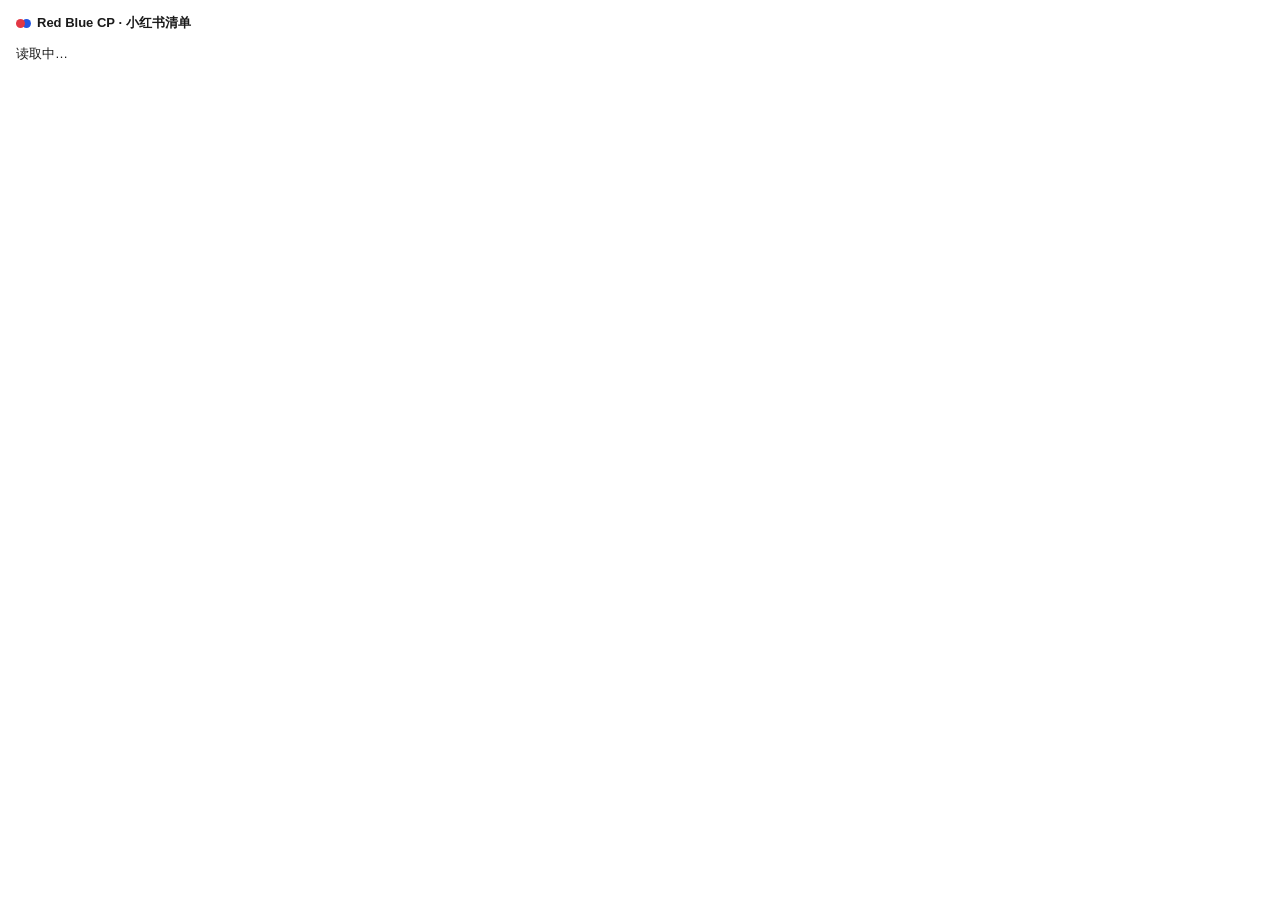
<file: extension/popup.html>
<!DOCTYPE html>
<html lang="zh-CN">
<head>
  <meta charset="UTF-8" />
  <meta name="viewport" content="width=device-width, initial-scale=1.0" />
  <title>Red Blue CP</title>
  <style>
    :root {
      --red: #e23744;
      --blue: #2456e2;
      --ink: #1a1a1a;
      --muted: #888;
      --bg: #ffffff;
      --line: #ececec;
    }
    * { box-sizing: border-box; }
    body {
      width: 280px;
      margin: 0;
      padding: 14px 16px 16px;
      font-family: -apple-system, "PingFang SC", "Microsoft YaHei", sans-serif;
      color: var(--ink);
      background: var(--bg);
    }
    .brand {
      display: flex;
      align-items: center;
      gap: 6px;
      font-size: 13px;
      font-weight: 700;
      margin-bottom: 12px;
    }
    .brand .dot {
      width: 9px; height: 9px; border-radius: 50%;
      background: var(--red);
      box-shadow: 6px 0 0 var(--blue);
      margin-right: 6px;
    }
    #status {
      font-size: 13px;
      line-height: 1.55;
      min-height: 40px;
    }
    .count {
      font-size: 22px;
      font-weight: 700;
      color: var(--red);
    }
    .ok { color: var(--blue); font-weight: 600; }
    .hint { color: var(--muted); font-size: 12px; margin-top: 4px; }
    button {
      width: 100%;
      margin-top: 12px;
      padding: 9px 12px;
      font-size: 13px;
      font-weight: 600;
      border: none;
      border-radius: 8px;
      cursor: pointer;
      font-family: inherit;
    }
    .btn-primary { background: var(--red); color: #fff; }
    .btn-primary:hover { background: #c92d3a; }
    .btn-blue { background: var(--blue); color: #fff; }
    .btn-blue:hover { background: #1c46be; }
    .btn-secondary {
      background: #fff;
      color: var(--muted);
      border: 1px solid var(--line);
      font-weight: 500;
    }
    .btn-secondary:hover { color: var(--ink); border-color: #ccc; }
  </style>
</head>
<body>
  <div class="brand"><span class="dot"></span>Red Blue CP · 小红书清单</div>
  <div id="status">读取中…</div>
  <div id="actions"></div>
  <script src="popup.js"></script>
</body>
</html>
</file>
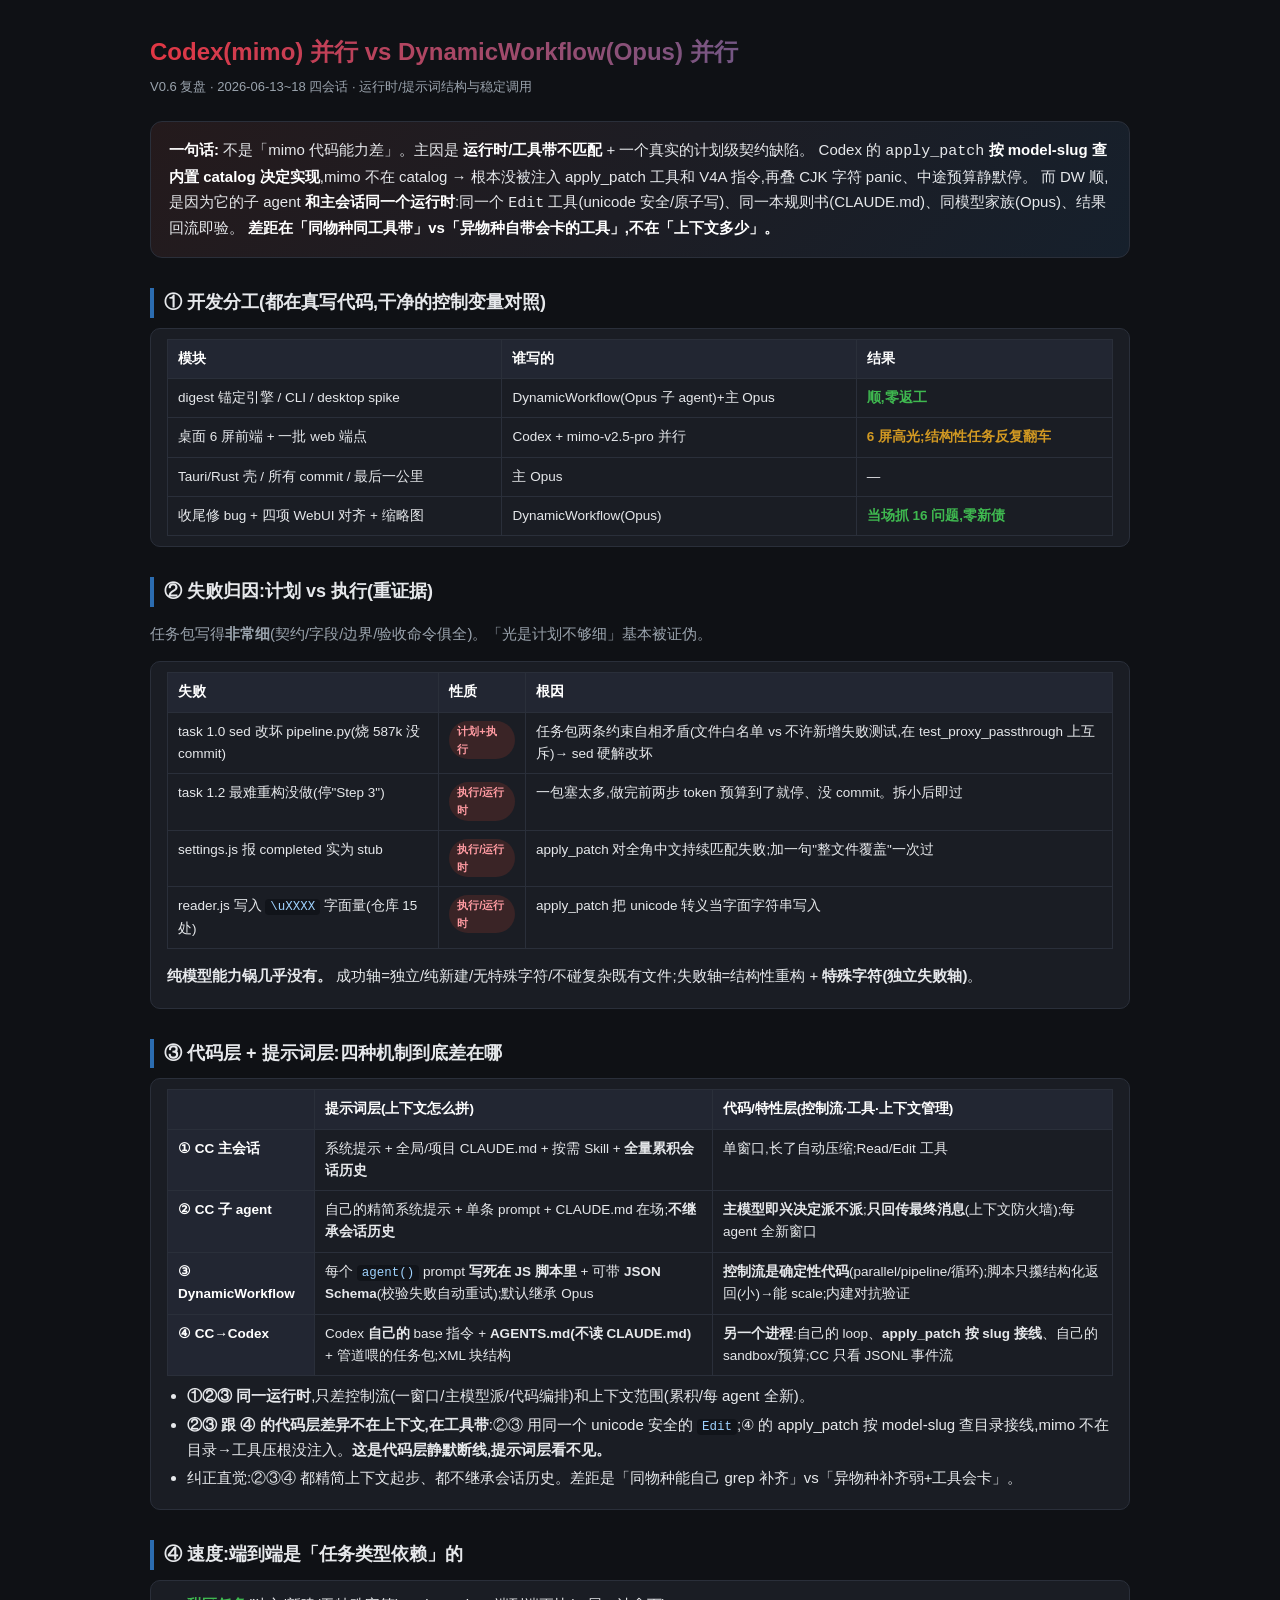
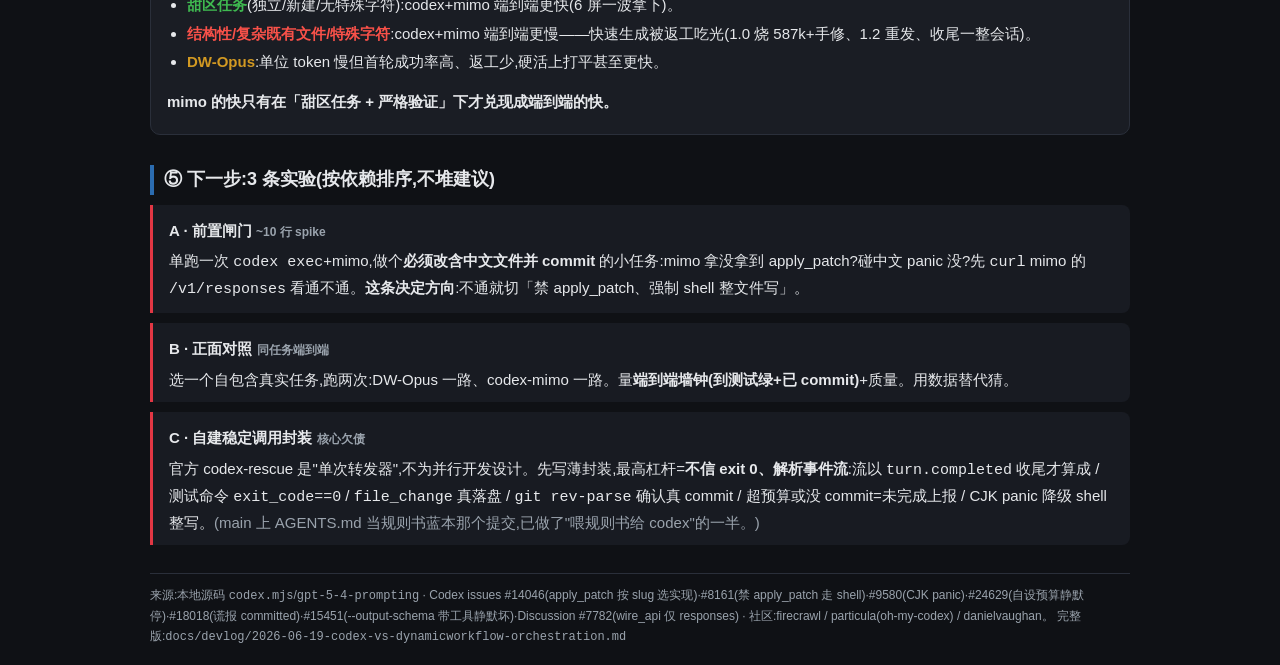
<file: docs/devlog/2026-06-19-codex-vs-dynamicworkflow-orchestration.html>
<!DOCTYPE html>
<html lang="zh">
<head>
<meta charset="utf-8">
<meta name="viewport" content="width=device-width, initial-scale=1">
<title>V0.6 复盘 · Codex(mimo) 并行 vs DynamicWorkflow(Opus) 并行</title>
<style>
:root{--red:#e23744;--blue:#2b6cb0;--bg:#0f1115;--card:#1a1d24;--ink:#e6e8eb;--mut:#9aa3ad;--ok:#3fb950;--bad:#f85149;--warn:#d29922;--line:#2a2f3a}
*{box-sizing:border-box}
body{margin:0;background:var(--bg);color:var(--ink);font:15px/1.65 -apple-system,BlinkMacSystemFont,"PingFang SC","Segoe UI",sans-serif;padding:32px 18px}
.wrap{max-width:980px;margin:0 auto}
h1{font-size:24px;margin:0 0 4px;background:linear-gradient(90deg,var(--red),var(--blue));-webkit-background-clip:text;background-clip:text;color:transparent;font-weight:800}
.sub{color:var(--mut);font-size:13px;margin-bottom:24px}
h2{font-size:18px;margin:30px 0 10px;border-left:4px solid var(--blue);padding-left:10px}
.tldr{background:linear-gradient(135deg,#241a1c,#16202c);border:1px solid var(--line);border-radius:12px;padding:16px 18px;margin-bottom:8px}
.tldr b{color:#fff}
.card{background:var(--card);border:1px solid var(--line);border-radius:10px;padding:4px 16px;margin:10px 0}
table{width:100%;border-collapse:collapse;font-size:13.5px;margin:6px 0}
th,td{border:1px solid var(--line);padding:8px 10px;text-align:left;vertical-align:top}
th{background:#222632;color:#fff;font-weight:600}
td code,p code,li code{background:#11141a;color:#9fd3ff;padding:1px 5px;border-radius:4px;font-size:12.5px}
.ok{color:var(--ok);font-weight:700}.bad{color:var(--bad);font-weight:700}.warn{color:var(--warn);font-weight:700}
.pill{display:inline-block;font-size:11px;padding:1px 8px;border-radius:20px;font-weight:700}
.pe{background:#3a2426;color:#ff9ba2}.pp{background:#243a2c;color:#9be6ad}.pm{background:#3a3424;color:#e6d49b}
ul{margin:8px 0 14px;padding-left:20px}li{margin:4px 0}
.exp{border-left:3px solid var(--red);background:#181b22;border-radius:0 8px 8px 0;padding:10px 16px;margin:10px 0}
.exp h3{margin:4px 0 6px;font-size:15px}.tag{color:var(--mut);font-size:12px}
.k{color:var(--mut)}
.foot{color:var(--mut);font-size:12px;margin-top:28px;border-top:1px solid var(--line);padding-top:12px}
</style>
</head>
<body><div class="wrap">

<h1>Codex(mimo) 并行 vs DynamicWorkflow(Opus) 并行</h1>
<div class="sub">V0.6 复盘 · 2026-06-13~18 四会话 · 运行时/提示词结构与稳定调用</div>

<div class="tldr">
<b>一句话:</b> 不是「mimo 代码能力差」。主因是 <b>运行时/工具带不匹配</b> + 一个真实的计划级契约缺陷。
Codex 的 <code>apply_patch</code> <b>按 model-slug 查内置 catalog 决定实现</b>,mimo 不在 catalog → 根本没被注入 apply_patch 工具和 V4A 指令,再叠 CJK 字符 panic、中途预算静默停。
而 DW 顺,是因为它的子 agent <b>和主会话同一个运行时</b>:同一个 <code>Edit</code> 工具(unicode 安全/原子写)、同一本规则书(CLAUDE.md)、同模型家族(Opus)、结果回流即验。
<b>差距在「同物种同工具带」vs「异物种自带会卡的工具」,不在「上下文多少」。</b>
</div>

<h2>① 开发分工(都在真写代码,干净的控制变量对照)</h2>
<div class="card"><table>
<tr><th>模块</th><th>谁写的</th><th>结果</th></tr>
<tr><td>digest 锚定引擎 / CLI / desktop spike</td><td>DynamicWorkflow(Opus 子 agent)+主 Opus</td><td class="ok">顺,零返工</td></tr>
<tr><td>桌面 6 屏前端 + 一批 web 端点</td><td>Codex + mimo-v2.5-pro 并行</td><td class="warn">6 屏高光;结构性任务反复翻车</td></tr>
<tr><td>Tauri/Rust 壳 / 所有 commit / 最后一公里</td><td>主 Opus</td><td>—</td></tr>
<tr><td>收尾修 bug + 四项 WebUI 对齐 + 缩略图</td><td>DynamicWorkflow(Opus)</td><td class="ok">当场抓 16 问题,零新债</td></tr>
</table></div>

<h2>② 失败归因:计划 vs 执行(重证据)</h2>
<p class="k">任务包写得<b>非常细</b>(契约/字段/边界/验收命令俱全)。「光是计划不够细」基本被证伪。</p>
<div class="card"><table>
<tr><th>失败</th><th>性质</th><th>根因</th></tr>
<tr><td>task 1.0 sed 改坏 pipeline.py(烧 587k 没 commit)</td><td><span class="pill pe">计划+执行</span></td><td>任务包两条约束自相矛盾(文件白名单 vs 不许新增失败测试,在 test_proxy_passthrough 上互斥)→ sed 硬解改坏</td></tr>
<tr><td>task 1.2 最难重构没做(停"Step 3")</td><td><span class="pill pe">执行/运行时</span></td><td>一包塞太多,做完前两步 token 预算到了就停、没 commit。拆小后即过</td></tr>
<tr><td>settings.js 报 completed 实为 stub</td><td><span class="pill pe">执行/运行时</span></td><td>apply_patch 对全角中文持续匹配失败;加一句"整文件覆盖"一次过</td></tr>
<tr><td>reader.js 写入 <code>\uXXXX</code> 字面量(仓库 15 处)</td><td><span class="pill pe">执行/运行时</span></td><td>apply_patch 把 unicode 转义当字面字符串写入</td></tr>
</table>
<p><b>纯模型能力锅几乎没有。</b> 成功轴=独立/纯新建/无特殊字符/不碰复杂既有文件;失败轴=结构性重构 + <b>特殊字符(独立失败轴)</b>。</p></div>

<h2>③ 代码层 + 提示词层:四种机制到底差在哪</h2>
<div class="card"><table>
<tr><th></th><th>提示词层(上下文怎么拼)</th><th>代码/特性层(控制流·工具·上下文管理)</th></tr>
<tr><th>① CC 主会话</th><td>系统提示 + 全局/项目 CLAUDE.md + 按需 Skill + <b>全量累积会话历史</b></td><td>单窗口,长了自动压缩;Read/Edit 工具</td></tr>
<tr><th>② CC 子 agent</th><td>自己的精简系统提示 + 单条 prompt + CLAUDE.md 在场;<b>不继承会话历史</b></td><td><b>主模型即兴决定派不派</b>;<b>只回传最终消息</b>(上下文防火墙);每 agent 全新窗口</td></tr>
<tr><th>③ DynamicWorkflow</th><td>每个 <code>agent()</code> prompt <b>写死在 JS 脚本里</b> + 可带 <b>JSON Schema</b>(校验失败自动重试);默认继承 Opus</td><td><b>控制流是确定性代码</b>(parallel/pipeline/循环);脚本只攥结构化返回(小)→能 scale;内建对抗验证</td></tr>
<tr><th>④ CC→Codex</th><td>Codex <b>自己的</b> base 指令 + <b>AGENTS.md(不读 CLAUDE.md)</b> + 管道喂的任务包;XML 块结构</td><td><b>另一个进程</b>:自己的 loop、<b>apply_patch 按 slug 接线</b>、自己的 sandbox/预算;CC 只看 JSONL 事件流</td></tr>
</table>
<ul>
<li><b>①②③ 同一运行时</b>,只差控制流(一窗口/主模型派/代码编排)和上下文范围(累积/每 agent 全新)。</li>
<li><b>②③ 跟 ④ 的代码层差异不在上下文,在工具带</b>:②③ 用同一个 unicode 安全的 <code>Edit</code>;④ 的 apply_patch 按 model-slug 查目录接线,mimo 不在目录→工具压根没注入。<b>这是代码层静默断线,提示词层看不见。</b></li>
<li>纠正直觉:②③④ 都精简上下文起步、都不继承会话历史。差距是「同物种能自己 grep 补齐」vs「异物种补齐弱+工具会卡」。</li>
</ul></div>

<h2>④ 速度:端到端是「任务类型依赖」的</h2>
<div class="card"><ul>
<li><span class="ok">甜区任务</span>(独立/新建/无特殊字符):codex+mimo 端到端更快(6 屏一波拿下)。</li>
<li><span class="bad">结构性/复杂既有文件/特殊字符</span>:codex+mimo 端到端更慢——快速生成被返工吃光(1.0 烧 587k+手修、1.2 重发、收尾一整会话)。</li>
<li><span class="warn">DW-Opus</span>:单位 token 慢但首轮成功率高、返工少,硬活上打平甚至更快。</li>
</ul><p><b>mimo 的快只有在「甜区任务 + 严格验证」下才兑现成端到端的快。</b></p></div>

<h2>⑤ 下一步:3 条实验(按依赖排序,不堆建议)</h2>
<div class="exp"><h3>A · 前置闸门 <span class="tag">~10 行 spike</span></h3>
单跑一次 <code>codex exec</code>+mimo,做个<b>必须改含中文文件并 commit</b> 的小任务:mimo 拿没拿到 apply_patch?碰中文 panic 没?先 <code>curl</code> mimo 的 <code>/v1/responses</code> 看通不通。<b>这条决定方向</b>:不通就切「禁 apply_patch、强制 shell 整文件写」。</div>
<div class="exp"><h3>B · 正面对照 <span class="tag">同任务端到端</span></h3>
选一个自包含真实任务,跑两次:DW-Opus 一路、codex-mimo 一路。量<b>端到端墙钟(到测试绿+已 commit)</b>+质量。用数据替代猜。</div>
<div class="exp"><h3>C · 自建稳定调用封装 <span class="tag">核心欠债</span></h3>
官方 codex-rescue 是"单次转发器",不为并行开发设计。先写薄封装,最高杠杆=<b>不信 exit 0、解析事件流</b>:流以 <code>turn.completed</code> 收尾才算成 / 测试命令 <code>exit_code==0</code> / <code>file_change</code> 真落盘 / <code>git rev-parse</code> 确认真 commit / 超预算或没 commit=未完成上报 / CJK panic 降级 shell 整写。<span class="k">(main 上 AGENTS.md 当规则书蓝本那个提交,已做了"喂规则书给 codex"的一半。)</span></div>

<div class="foot">
来源:本地源码 <code>codex.mjs</code>/<code>gpt-5-4-prompting</code> · Codex issues #14046(apply_patch 按 slug 选实现)·#8161(禁 apply_patch 走 shell)·#9580(CJK panic)·#24629(自设预算静默停)·#18018(谎报 committed)·#15451(--output-schema 带工具静默坏)·Discussion #7782(wire_api 仅 responses) · 社区:firecrawl / particula(oh-my-codex) / danielvaughan。
完整版:<code>docs/devlog/2026-06-19-codex-vs-dynamicworkflow-orchestration.md</code>
</div>

</div></body></html>
</file>
